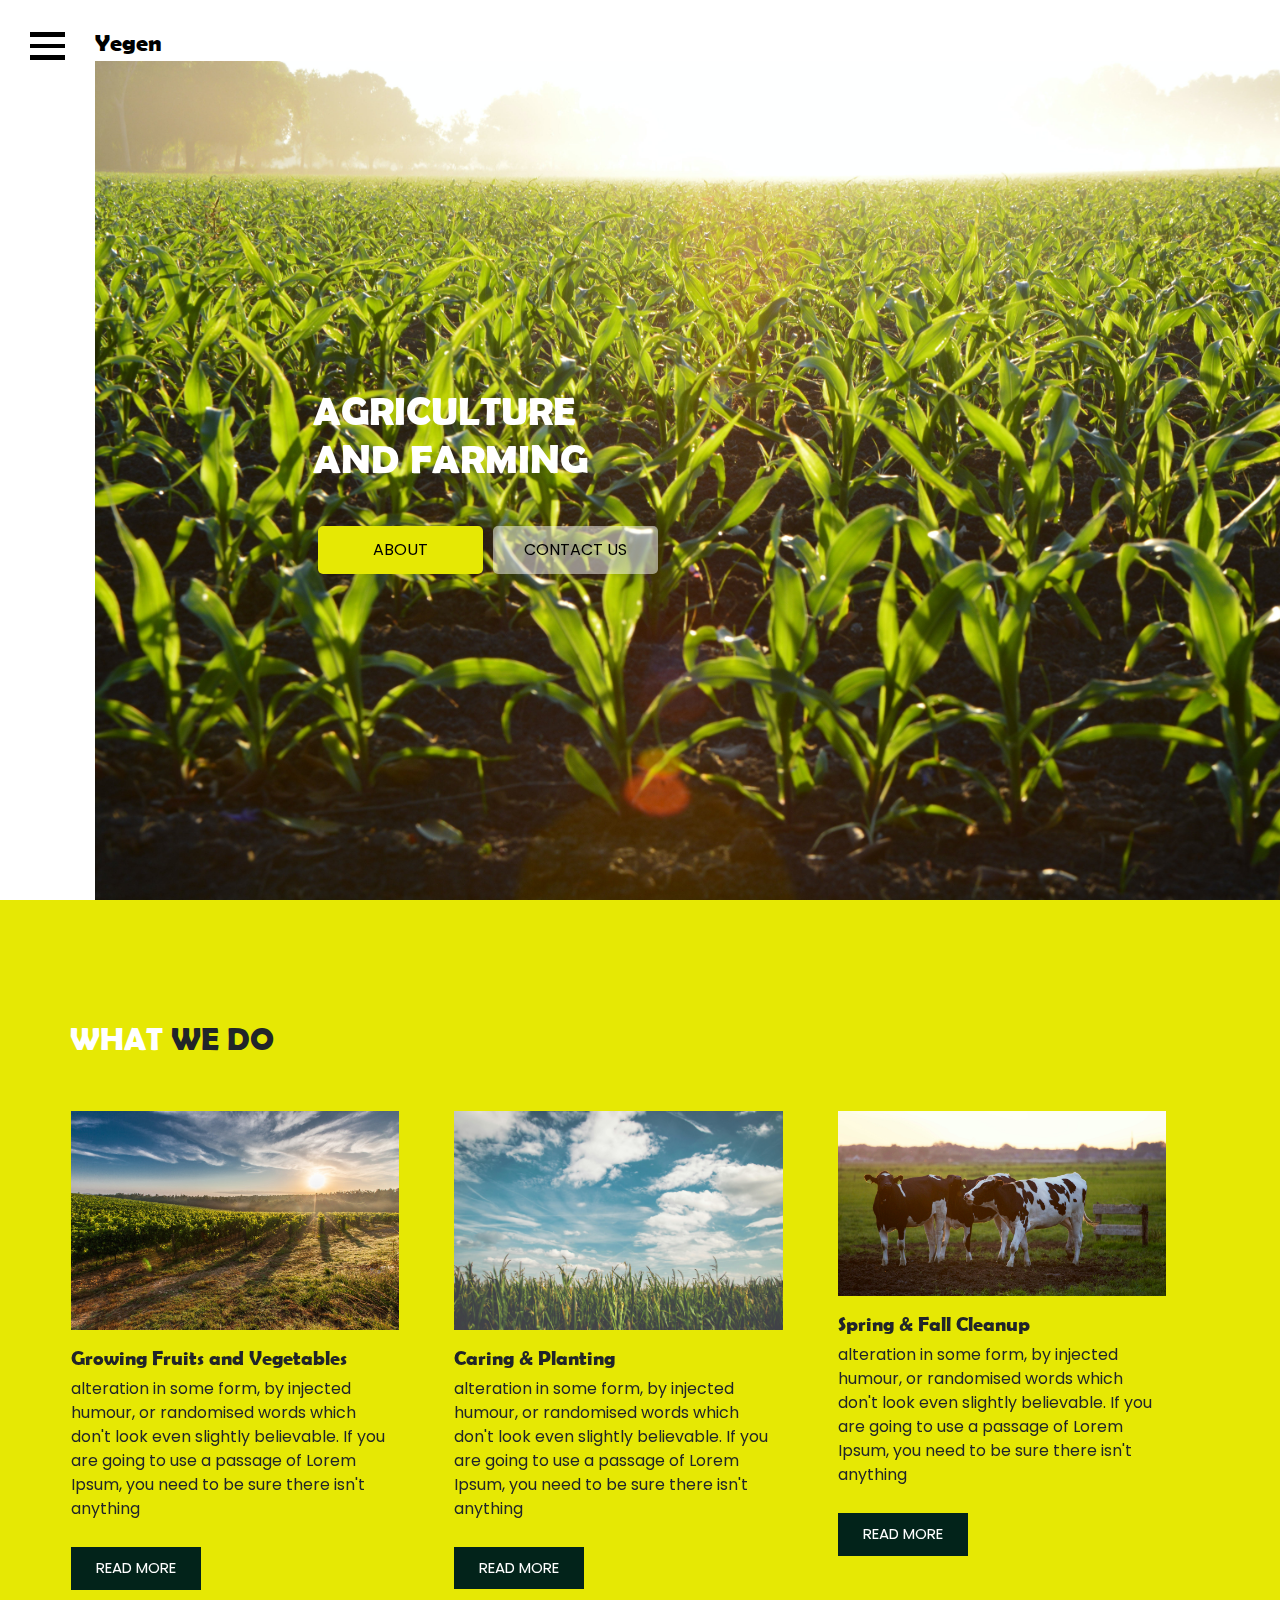
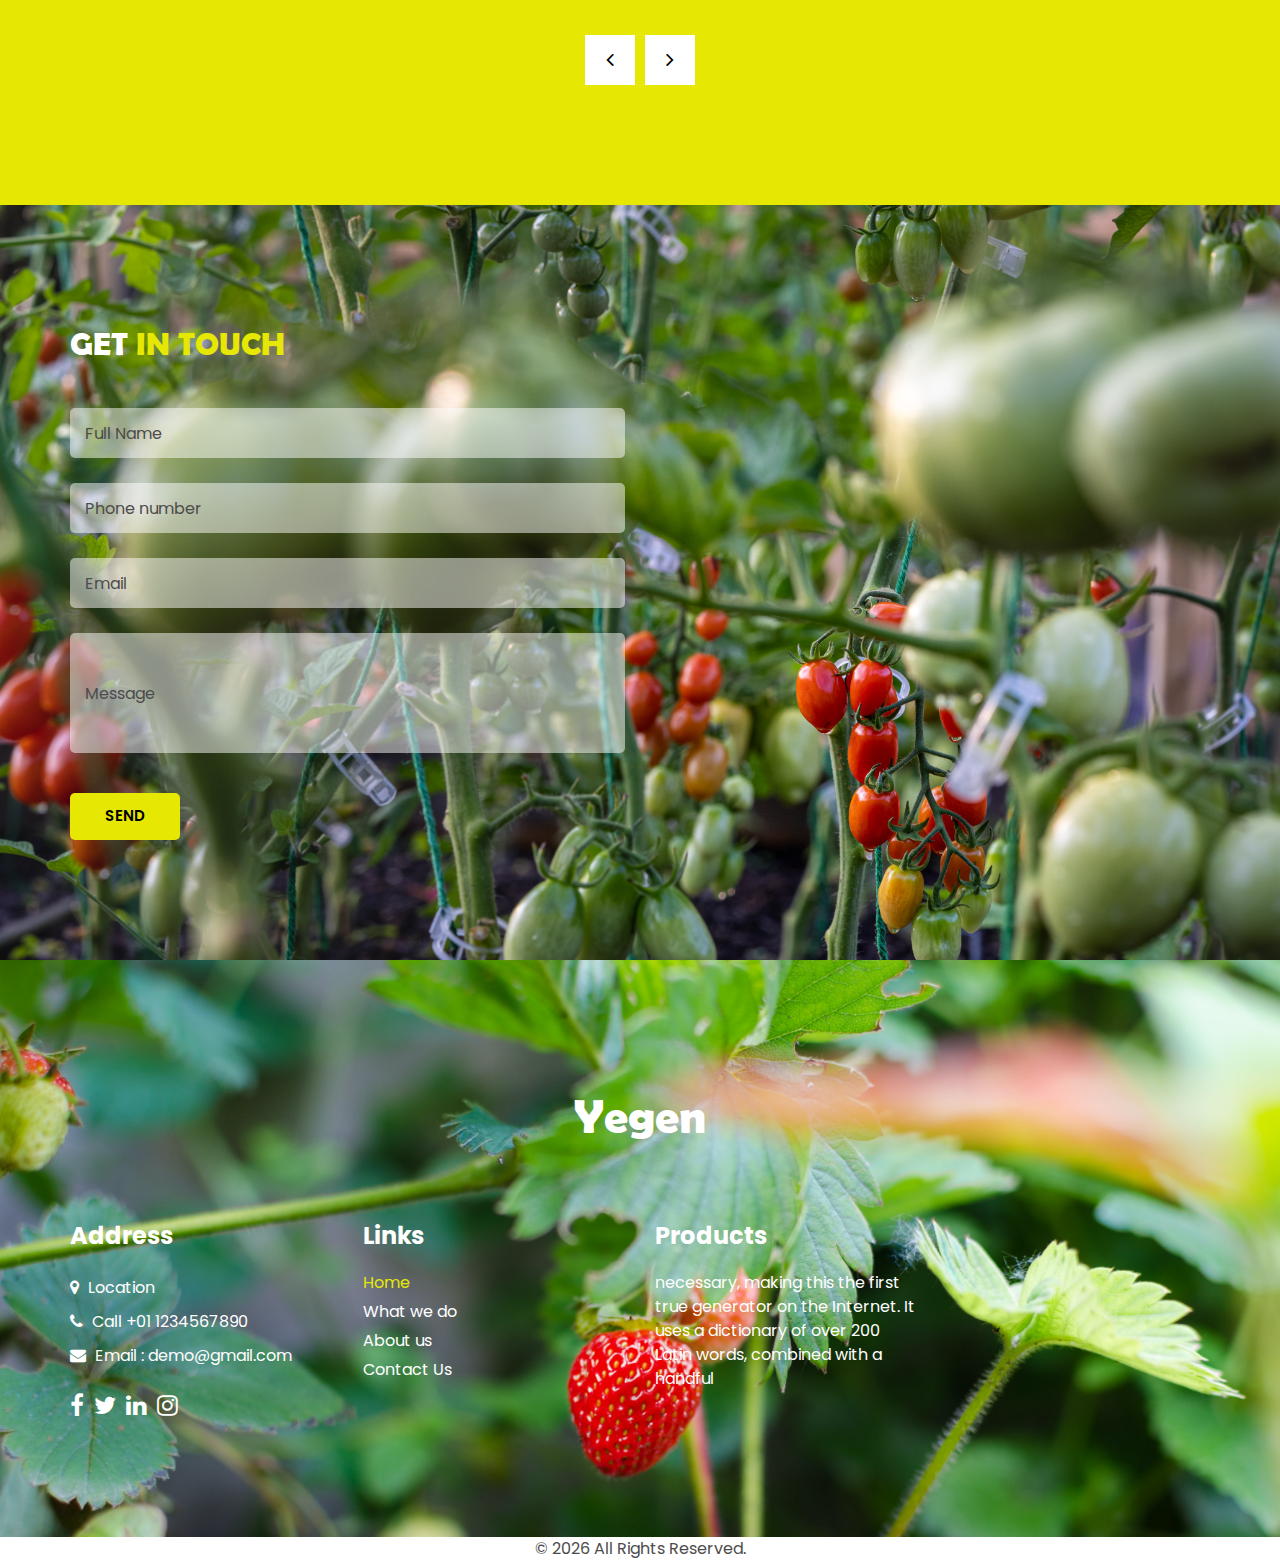
<file: index.html>
<!DOCTYPE html>
<html>

<head>
  <!-- Basic -->
  <meta charset="utf-8" />
  <meta http-equiv="X-UA-Compatible" content="IE=edge" />
  <!-- Mobile Metas -->
  <meta name="viewport" content="width=device-width, initial-scale=1, shrink-to-fit=no" />
  <!-- Site Metas -->
  <meta name="keywords" content="" />
  <meta name="description" content="" />
  <meta name="author" content="" />

  <title>Yegen</title>

  <!-- slider stylesheet -->
  <link rel="stylesheet" type="text/css" href="https://cdnjs.cloudflare.com/ajax/libs/OwlCarousel2/2.3.4/assets/owl.carousel.min.css" />

  <!-- bootstrap core css -->
  <link rel="stylesheet" type="text/css" href="css/bootstrap.css" />
  <!-- fonts awesome style -->
  <link href="css/font-awesome.min.css" rel="stylesheet" />
  <!-- fonts style -->
  <link href="https://fonts.googleapis.com/css?family=Open+Sans:400,,600,700|Poppins:400,500,700&display=swap" rel="stylesheet" />

  <!-- Custom styles for this template -->
  <link href="css/style.css" rel="stylesheet" />
  <!-- responsive style -->
  <link href="css/responsive.css" rel="stylesheet" />
</head>

<body>
  <div class="hero_area">
    <!-- header section strats -->
    <header class="header_section">
      <nav class="navbar navbar-expand-lg custom_nav-container">
        <div class="custom_menu-btn">
          <button onclick="openNav()">
            <span class="s-1"> </span>
            <span class="s-2"> </span>
            <span class="s-3"> </span>
          </button>
        </div>
        <div id="myNav" class="overlay">
          <div class="menu_btn-style ">
            <button onclick="closeNav()">
              <span class="s-1"> </span>
              <span class="s-2"> </span>
              <span class="s-3"> </span>
            </button>
          </div>
          <div class="overlay-content">
            <a class="active" href="index.html">
              Home
            </a>
            <a class="" href="service.html">
              What we do
            </a>
            <a class="" href="about us.html">
              About us
            </a>
            <!-- <a class="" href="testimonial.html">
              Testimonial
            </a> -->
            <!-- <a class="" href="blog.html">
              Blog
            </a> -->
            <a class="" href="contact.html">
              Contact Us
            </a>
          </div>
        </div>
        <a class="navbar-brand" href="index.html">
          <span>
            Yegen
          </span>
        </a>
        <div class="user_option">
          <!-- <form class="form-inline">
            <button class="btn  nav_search-btn" type="submit">
              <i class="fa fa-search" aria-hidden="true"></i>
            </button>
          </form> -->
          <!-- <a href="">
            <i class="fa fa-user" aria-hidden="true"></i>
          </a> -->
        </div>
      </nav>
    </header>
    <!-- end header section -->
    <!-- slider section -->
    <section class="slider_section position-relative">
      <a class="navbar-brand" href="index.html">
        <span>
          Yegen
        </span>
      </a>
      <div class="box">
        <div id="customCarousel1" class="carousel slide" data-ride="carousel">
          <div class="carousel-inner">
            <div class="carousel-item active">
              <div class="row">
                <div class="col-lg-10 ml-auto">
                  <div class="detail-box">
                    <h1>
                      Agriculture <br />
                      And Farming
                    </h1>
                    <div class="btn-box">
                      <a href="about us.html" class="btn-1">
                        About
                      </a>
                      <a href="contact.html" class="btn-2">
                        Contact us
                      </a>
                    </div>
                  </div>
                </div>
              </div>
            </div>
            <!-- <div class="carousel-item">
              <div class="row">
                <div class="col-lg-10 ml-auto">
                  <div class="detail-box">
                    <h1>
                      Organic products <br />
                      From the farm
                    </h1>
                    <div class="btn-box">
                      <a href="" class="btn-1">
                        About
                      </a>
                      <a href="" class="btn-2">
                        Contact us
                      </a>
                    </div>
                  </div>
                </div>
              </div>
            </div> -->
            <!-- <div class="carousel-item">
              <div class="row">
                <div class="col-lg-10 ml-auto">
                  <div class="detail-box">
                    <h1>
                      Agriculture <br />
                      And Farming
                    </h1>
                    <div class="btn-box">
                      <a href="" class="btn-1">
                        About
                      </a>
                      <a href="" class="btn-2">
                        Contact us
                      </a>
                    </div>
                  </div>
                </div>
              </div>
            </div> -->
          </div>
          <!-- <div class="carousel_btn-box">
            <a class="carousel-control-prev" href="#customCarousel1" role="button" data-slide="prev">
              <i class="fa fa-angle-left" aria-hidden="true"></i>
              <span class="sr-only">Previous</span>
            </a>
            <a class="carousel-control-next" href="#customCarousel1" role="button" data-slide="next">
              <i class="fa fa-angle-right" aria-hidden="true"></i>
              <span class="sr-only">Next</span>
            </a>
          </div> -->
        </div>
      </div>
    </section>
    <!-- end slider section -->
  </div>

  <!-- we do section -->

  <section class="wedo_section layout_padding section_pr">
    <div class="container">
      <div class="heading_container">
        <h2><span>What</span> We do</h2>
      </div>
      <div class="carousel-wrap ">
        <div class="owl-carousel wedo_owl_carousel">
          <div class="item">
            <div class="box">
              <div class="img-box">
                <img src="images/pexels-pixabay-51947.jpg" alt="" />
              </div>
              <div class="detail-box">
                <h5>
                  Growing Fruits and Vegetables
                </h5>
                <p>
                  alteration in some form, by injected humour, or randomised words which don't look even slightly believable. If you are going to use a passage of Lorem Ipsum, you need to be sure there isn't anything
                </p>
                <a href="">
                  Read More
                </a>
              </div>
            </div>
          </div>
          <div class="item">
            <div class="box ">
              <div class="img-box">
                <img src="images/pexels-pixabay-158827.jpg" alt="" />
              </div>
              <div class="detail-box">
                <h5>
                  Caring & Planting
                </h5>
                <p>
                  alteration in some form, by injected humour, or randomised words which don't look even slightly believable. If you are going to use a passage of Lorem Ipsum, you need to be sure there isn't anything
                </p>
                <a href="">
                  Read More
                </a>
              </div>
            </div>
          </div>
          <div class="item">
            <div class="box ">
              <div class="img-box">
                <img src="images/pexels-matthias-zomer-422218.jpg" alt="" />
              </div>
              <div class="detail-box">
                <h5>
                  Spring & Fall Cleanup
                </h5>
                <p>
                  alteration in some form, by injected humour, or randomised words which don't look even slightly believable. If you are going to use a passage of Lorem Ipsum, you need to be sure there isn't anything
                </p>
                <a href="">
                  Read More
                </a>
              </div>
            </div>
          </div>
        </div>
      </div>
    </div>
  </section>

  <!-- end we do section -->

  <!-- choose section -->

  <!-- <section class="choose_section layout_padding section_pl ">
    <div class="container py_mobile_45">
      <div class="heading_container heading_center">
        <h2>Why <span>choose us</span></h2>
      </div>
      <div class="row">
        <div class="col-md-4">
          <div class="box ">
            <div class="box_content">
              <div class="img-box">
                <svg height="512" viewBox="0 0 64 64" width="512" xmlns="http://www.w3.org/2000/svg">
                  <g id="Agronomy">
                    <path d="m34.27 38.65a4.334 4.334 0 0 1 -1.27-.51v1.7a10.317 10.317 0 0 1 1.27-1.19z" />
                    <path d="m31 30.51v-1.7a4.334 4.334 0 0 1 -1.27.51 9.605 9.605 0 0 1 1.27 1.19z" />
                    <path d="m33 30.51a9.605 9.605 0 0 1 1.27-1.19 4.334 4.334 0 0 1 -1.27-.51z" />
                    <path d="m31 38.14a4.334 4.334 0 0 1 -1.27.51 10.317 10.317 0 0 1 1.27 1.19z" />
                    <path d="m35 15.83c0-1.92-1.83-3.81-3-4.75-1 .81-3 2.69-3 4.75 0 2.71 1.37 5 3 5s3-2.29 3-5z" />
                    <path d="m28.14 21.27c-1.69-1.18-4.37-.62-5.61-.27.09 1.29.48 4 2.17 5.18a6.717 6.717 0 0 0 3.59 1.3 2.616 2.616 0 0 0 2.22-.89 2.575 2.575 0 0 0 .07-2.38 6.694 6.694 0 0 0 -2.44-2.94z" />
                    <path d="m35.86 21.27a6.694 6.694 0 0 0 -2.44 2.94 2.575 2.575 0 0 0 .07 2.38 2.616 2.616 0 0 0 2.22.89 6.717 6.717 0 0 0 3.59-1.3c1.58-1.1 2.07-3.68 2.18-5.18-1.24-.35-3.93-.91-5.62.27z" />
                    <path d="m24.7 35.52a6.784 6.784 0 0 0 3.59 1.29 2.615 2.615 0 0 0 2.22-.88 2.6 2.6 0 0 0 .07-2.39 6.694 6.694 0 0 0 -2.44-2.94c-1.69-1.18-4.37-.62-5.61-.26.09 1.28.48 3.99 2.17 5.18z" />
                    <path d="m33.49 35.93a2.615 2.615 0 0 0 2.22.88 6.784 6.784 0 0 0 3.59-1.29c1.69-1.19 2.08-3.9 2.17-5.18-1.24-.36-3.92-.92-5.61.26a6.694 6.694 0 0 0 -2.44 2.94 2.6 2.6 0 0 0 .07 2.39z" />
                    <path d="m24.7 44.85a6.619 6.619 0 0 0 3.59 1.29 2.587 2.587 0 0 0 2.22-.88 2.6 2.6 0 0 0 .07-2.39 6.749 6.749 0 0 0 -2.44-2.94c-1.58-1.1-4.17-.68-5.61-.27.09 1.29.48 4.01 2.17 5.19z" />
                    <path d="m35.71 46.14a6.619 6.619 0 0 0 3.59-1.29c1.58-1.11 2.07-3.68 2.18-5.18-1.24-.35-3.93-.92-5.62.26a6.749 6.749 0 0 0 -2.44 2.94 2.173 2.173 0 0 0 2.29 3.27z" />
                    <path d="m6 32a26.025 26.025 0 0 1 25.191-25.979 3 3 0 0 0 2.809 1.979.984.984 0 0 0 .242-.03l8-2a1 1 0 0 0 0-1.94l-8-2a.984.984 0 0 0 -.242-.03 2.994 2.994 0 0 0 -2.822 2.021 27.993 27.993 0 0 0 -16.778 49.756l1.258-1.554a25.912 25.912 0 0 1 -9.658-20.223z" />
                    <path d="m19.481 54.792c-.653-.359-1.3-.753-1.924-1.171a1 1 0 1 0 -1.114 1.662c.673.45 1.371.875 2.076 1.262a.989.989 0 0 0 .48.123 1 1 0 0 0 .482-1.876z" />
                    <path d="m49.631 10.244-1.262 1.556a26 26 0 0 1 -15.56 46.183 3 3 0 0 0 -2.809-1.983.984.984 0 0 0 -.242.03l-8 2a1 1 0 0 0 0 1.94l8 2a.984.984 0 0 0 .242.03 2.994 2.994 0 0 0 2.822-2.021 28 28 0 0 0 16.809-49.735z" />
                    <path d="m44.519 9.208c.653.359 1.3.753 1.924 1.171a1 1 0 0 0 1.114-1.662c-.673-.45-1.371-.875-2.076-1.262a1 1 0 0 0 -.962 1.753z" />
                    <path d="m31 47h2v7h-2z" />
                  </g>
                </svg>
              </div>
              <div class="detail-box">
                <h5>
                  Excellent Service
                </h5>
                <p>
                  Necessary, making this the first true generator on the Internet. It uses a dictionary of over 200 Latin words, combined with a handful
                </p>
              </div>
            </div>
            <div class="btn-box">
              <a href="">
                Read More
              </a>
            </div>
          </div>
        </div>
        <div class="col-md-4">
          <div class="box ">
            <div class="box_content">
              <div class="img-box">
                <svg id="Layer_3" enable-background="new 0 0 64 64" height="512" viewBox="0 0 64 64" width="512" xmlns="http://www.w3.org/2000/svg">
                  <path d="m60.351 61-2.699-2.159c-2.021-1.617-4.273-2.901-6.652-3.864v-2.057c3.387-.488 6-3.401 6-6.92v-10c0-.553-.448-1-1-1-1.958 0-3.728.81-5 2.111v-4.19c3.387-.488 6-3.401 6-6.92v-6c0-.552-.448-1-1-1-1.958 0-3.728.81-5 2.11v-4.19c3.387-.488 6-3.401 6-6.92v-2.001c0-.552-.448-1-1-1-2.548 0-4.775 1.373-6 3.413-1.225-2.04-3.452-3.413-6-3.413-.552 0-1 .448-1 1v2c0 3.519 2.613 6.432 6 6.92v4.19c-1.272-1.3-3.042-2.11-5-2.11-.552 0-1 .448-1 1v6c0 3.519 2.613 6.432 6 6.92v4.19c-1.272-1.3-3.042-2.11-5-2.11-.552 0-1 .447-1 1v10c0 3.519 2.613 6.432 6 6.92v1.338c-2.578-.813-5.274-1.258-8-1.258-1.5 0-3.008.135-4.49.388-1.157-.2-2.331-.301-3.51-.346v-6.122c3.387-.488 6-3.401 6-6.92v-10c0-.552-.448-1-1-1-1.958 0-3.728.81-5 2.11v-4.19c3.387-.488 6-3.401 6-6.92v-6c0-.552-.448-1-1-1-1.958 0-3.728.81-5 2.11v-4.19c3.387-.488 6-3.401 6-6.92v-2c0-.552-.448-1-1-1-2.548 0-4.775 1.373-6 3.413-1.225-2.04-3.452-3.413-6-3.413-.552 0-1 .448-1 1v2c0 3.519 2.613 6.432 6 6.92v4.19c-1.272-1.3-3.042-2.11-5-2.11-.552 0-1 .448-1 1v6c0 3.519 2.613 6.432 6 6.92v4.19c-1.272-1.3-3.042-2.11-5-2.11-.552 0-1 .448-1 1v10c0 3.519 2.613 6.432 6 6.92v6.123c-1.179.045-2.353.146-3.51.346-1.482-.254-2.99-.389-4.49-.389-2.726 0-5.422.445-8 1.258v-1.338c3.387-.488 6-3.401 6-6.92v-10c0-.553-.448-1-1-1-1.958 0-3.728.81-5 2.111v-4.19c3.387-.488 6-3.401 6-6.92v-6c0-.552-.448-1-1-1-1.958 0-3.728.81-5 2.11v-4.19c3.387-.488 6-3.401 6-6.92v-2.001c0-.552-.448-1-1-1-2.548 0-4.775 1.373-6 3.413-1.225-2.04-3.452-3.413-6-3.413-.552 0-1 .448-1 1v2c0 3.519 2.613 6.432 6 6.92v4.19c-1.272-1.3-3.042-2.11-5-2.11-.552 0-1 .448-1 1v6c0 3.519 2.613 6.432 6 6.92v4.19c-1.272-1.3-3.042-2.11-5-2.11-.552 0-1 .447-1 1v10c0 3.519 2.613 6.432 6 6.92v2.057c-2.379.963-4.631 2.247-6.652 3.864l-2.699 2.159h-2.649v2h62v-2zm-5.351-23.899v8.899c0 2.415-1.721 4.435-4 4.899v-8.899c0-2.415 1.721-4.435 4-4.899zm0-16v4.899c0 2.415-1.721 4.435-4 4.899v-4.899c0-2.415 1.721-4.435 4-4.899zm0-12v.899c0 2.415-1.721 4.435-4 4.899v-.899c0-2.415 1.721-4.435 4-4.899zm-10 .899v-.899c2.279.464 4 2.485 4 4.899v.899c-2.279-.464-4-2.484-4-4.899zm0 16v-4.899c2.279.464 4 2.485 4 4.899v4.899c-2.279-.464-4-2.484-4-4.899zm0 20v-8.899c2.279.465 4 2.484 4 4.899v8.899c-2.279-.464-4-2.484-4-4.899zm-26-8.899v8.899c0 2.415-1.721 4.435-4 4.899v-8.899c0-2.415 1.721-4.435 4-4.899zm0-16v4.899c0 2.415-1.721 4.435-4 4.899v-4.899c0-2.415 1.721-4.435 4-4.899zm0-12v.899c0 2.415-1.721 4.435-4 4.899v-.899c0-2.415 1.721-4.435 4-4.899zm-10 .899v-.899c2.279.464 4 2.485 4 4.899v.899c-2.279-.464-4-2.484-4-4.899zm0 16v-4.899c2.279.464 4 2.485 4 4.899v4.899c-2.279-.464-4-2.484-4-4.899zm0 20v-8.899c2.279.465 4 2.484 4 4.899v8.899c-2.279-.464-4-2.484-4-4.899zm47.403 14.403.746.597h-5.798l-2.699-2.159c-1.97-1.576-4.159-2.836-6.471-3.792 5.144.264 10.181 2.121 14.222 5.354zm-24.403-5.403c5.578 0 11.048 1.919 15.403 5.403l.746.597h-32.298l.746-.597c4.355-3.484 9.825-5.403 15.403-5.403zm5-23.899v8.899c0 2.415-1.721 4.435-4 4.899v-8.899c0-2.415 1.721-4.435 4-4.899zm0-16v4.899c0 2.415-1.721 4.435-4 4.899v-4.899c0-2.415 1.721-4.435 4-4.899zm0-12v.899c0 2.415-1.721 4.435-4 4.899v-.899c0-2.415 1.721-4.435 4-4.899zm-10 .899v-.899c2.279.464 4 2.484 4 4.899v.899c-2.279-.464-4-2.484-4-4.899zm0 16v-4.899c2.279.464 4 2.485 4 4.899v4.899c-2.279-.464-4-2.484-4-4.899zm0 20v-8.899c2.279.464 4 2.484 4 4.899v8.899c-2.279-.464-4-2.484-4-4.899zm-19.403 20.403c4.041-3.233 9.078-5.09 14.222-5.354-2.312.955-4.501 2.215-6.471 3.791l-2.699 2.16h-5.798z" />
                </svg>
              </div>
              <div class="detail-box">
                <h5>
                  Clean Working
                </h5>
                <p>
                  Necessary, making this the first true generator on the Internet. It uses a dictionary of over 200 Latin words, combined with a handful
                </p>
              </div>
            </div>
            <div class="btn-box">
              <a href="">
                Read More
              </a>
            </div>
          </div>
        </div>
        <div class="col-md-4">
          <div class="box ">
            <div class="box_content">
              <div class="img-box">
                <svg version="1.1" id="Capa_1" xmlns="http://www.w3.org/2000/svg" xmlns:xlink="http://www.w3.org/1999/xlink" x="0px" y="0px" viewBox="0 0 512 512" style="enable-background:new 0 0 512 512;" xml:space="preserve">
                  <g>
                    <g>
                      <path d="M508.88,219.58c-0.416-2.278-1.609-4.342-3.378-5.838c-16.56-14.009-19.356-29.456-21.603-41.867l-0.294-1.617
                   c-0.776-4.236-4.178-7.5-8.442-8.1c-1.472-0.207-3.03-0.313-4.631-0.313c-9.517,0-22.925,4.01-31.426,12.967
                   c-1.45,1.529-2.381,3.477-2.659,5.566c-0.715,5.374-1.083,10.292-1.407,14.631c-1.225,16.351-2.308,18.085-7.289,19.661
                   c-3.122,0.988-5.562,3.441-6.533,6.567c-4.691,15.102-10.916,29.554-18.45,43.189c-3.721-7.104-7.833-13.494-11.66-19.44
                   c-9.36-14.542-16.754-26.03-14.228-40.267c8.186-46.144,4.031-80.904-12.353-103.316c-9.124-12.481-22.122-20.99-37.918-24.965
                   c3.144-24.532,20.192-35.654,29.629-38.183c5.335-1.429,8.501-6.913,7.071-12.248c-1.43-5.334-6.914-8.503-12.247-7.071
                   c-19.485,5.221-40.298,24.388-44.273,55.002c-15.96-0.045-30.455,4.829-42.383,14.359c-21.796,17.415-34.965,49.777-39.142,96.185
                   c-1.257,13.965-10.291,22.113-22.796,33.388c-10.207,9.204-21.577,19.48-30.685,35.015c-11.345-4.62-23.515-7.617-36.223-8.702
                   c3.602-23.552,20.167-34.306,29.421-36.785c5.335-1.429,8.501-6.913,7.071-12.247c-1.43-5.335-6.914-8.503-12.247-7.071
                   c-5.025,1.346-10.136,3.631-15.027,6.789c-2.275-11.229-7.779-21.761-16.113-30.094c-11.166-11.166-26.013-17.315-41.805-17.315
                   c-5.169,0-10.317,0.675-15.302,2.005c-3.457,0.923-6.158,3.624-7.081,7.081c-5.433,20.346,0.433,42.228,15.309,57.107
                   c10.351,10.351,23.87,16.381,38.37,17.208c-1.264,4.138-2.204,8.542-2.75,13.212C50.957,248.915,0,302.899,0,368.563
                   c0,68.839,56.005,124.844,124.843,124.844c25.584,0,49.954-7.604,70.817-22.028c3.286,1.442,6.583,2.83,9.895,4.136
                   c30.096,11.871,60.512,17.891,90.401,17.891c48.076,0,92.696-15.708,129.036-45.427c37.983-31.063,65.977-77.026,80.953-132.92
                   C510.832,296.829,515.143,253.875,508.88,219.58z M215.863,232.724c13.451-12.13,27.36-24.673,29.321-46.448
                   c3.669-40.765,14.336-68.473,31.707-82.352c10.312-8.239,23.058-11.416,37.888-9.434c14.646,1.955,25.952,8.252,33.603,18.718
                   c13.04,17.838,16.003,47.452,8.805,88.018c-3.897,21.961,6.779,38.546,17.103,54.586c5.786,8.989,11.742,18.258,15.792,29.046
                   c-33.703,48.67-84.844,84.163-141.117,97.16c0.48-4.462,0.724-8.957,0.724-13.455c0-45.109-24.051-84.706-60.001-106.647
                   C197.17,249.602,206.644,241.038,215.863,232.724z M93.926,199.51c-8.401-8.402-12.459-20.183-11.233-31.831
                   c1.382-0.146,2.771-0.221,4.165-0.221c10.449,0,20.274,4.069,27.662,11.457c8.402,8.402,12.461,20.184,11.234,31.831
                   c-1.381,0.146-2.771,0.22-4.162,0.22h-0.002C111.138,210.967,101.314,206.898,93.926,199.51z M124.843,473.407
                   c-57.811,0-104.843-47.032-104.843-104.844s47.032-104.844,104.843-104.844c57.812,0,104.845,47.032,104.845,104.844
                   c0,5.764-0.471,11.518-1.402,17.179c-6.433,0.83-12.91,1.357-19.417,1.579c1.37-6.133,2.086-12.4,2.086-18.758
                   c0-11.262-2.167-22.256-6.44-32.675c-2.095-5.108-7.934-7.554-13.047-5.457c-5.109,2.096-7.553,7.937-5.457,13.047
                   c3.281,7.999,4.944,16.438,4.944,25.085c0,6.288-0.891,12.465-2.633,18.446c-14.312-0.921-28.645-3.286-42.767-7.07
                   c-2.876-0.771-5.948-0.219-8.377,1.505c-8.888,6.31-17.846,14.247-23.158,29.465c-1.369,3.922-0.171,8.282,3.01,10.954
                   c18.37,15.431,37.563,28.512,57.333,39.131C159.23,469.145,142.38,473.407,124.843,473.407z M486.627,309.884
                   c-27.437,102.393-98.715,163.523-190.67,163.523c-53.682,0-110.347-22.009-160.292-62.119c2.647-4.752,5.92-8.023,9.437-10.815
                   c18.778,4.633,37.874,6.979,56.837,6.979c53.669,0,105.418-18.289,149.652-52.89c22.489-17.591,41.98-38.788,57.593-62.292
                   c0.186-0.252,0.361-0.512,0.522-0.78c12.325-18.699,22.197-38.846,29.159-59.796c14.015-7.052,15.084-21.336,16.121-35.192
                   c0.237-3.167,0.48-6.415,0.851-9.842c2.66-1.926,6.185-3.451,9.719-4.235c2.665,12.715,7.847,29.036,24.222,44.107
                   C494.411,255.994,491.047,293.387,486.627,309.884z" />
                    </g>
                  </g>
                  <g>
                    <g>
                      <path d="M322.502,115.069c-5.09-2.132-10.953,0.263-13.089,5.356s0.261,10.953,5.355,13.089
                   c7.275,3.05,11.292,25.001,4.894,61.054c-0.965,5.438,2.661,10.629,8.1,11.594c0.591,0.105,1.179,0.156,1.759,0.156
                   c4.757,0,8.975-3.408,9.835-8.254C345.078,165.824,346.798,125.255,322.502,115.069z" />
                    </g>
                  </g>
                  <g>
                    <g>
                      <path d="M388.602,401.291c-3.313-4.419-9.592-5.306-14.01-1.991c-0.004,0.002-0.047,0.034-0.05,0.036
                   c-4.454,3.261-5.403,9.501-2.146,13.957c1.955,2.674,4.997,4.089,8.08,4.089c2.054,0,4.127-0.628,5.909-1.93l0.229-0.169
                   C391.032,411.969,391.916,405.71,388.602,401.291z" />
                    </g>
                  </g>
                  <g>
                    <g>
                      <path d="M365.653,417.462c-2.517-4.916-8.541-6.863-13.458-4.348c-34.227,17.508-63.104,16.815-63.53,16.796
                   c-5.497-0.191-10.141,4.093-10.357,9.603c-0.216,5.518,4.082,10.167,9.601,10.383c0.153,0.006,0.691,0.024,1.584,0.024
                   c7.147,0,36.934-1.161,71.81-19.002C366.22,428.405,368.167,422.379,365.653,417.462z" />
                    </g>
                  </g>
                  <g>
                    <g>
                      <path d="M186.042,307.983l-0.329-0.33c-3.915-3.893-10.246-3.878-14.142,0.038c-3.895,3.916-3.878,10.248,0.038,14.143
                   l0.215,0.215c1.956,1.978,4.532,2.967,7.109,2.967c2.541,0,5.084-0.963,7.033-2.891
                   C189.892,318.242,189.926,311.909,186.042,307.983z" />
                    </g>
                  </g>
                  <g></g>
                  <g></g>
                  <g></g>
                  <g></g>
                  <g></g>
                  <g></g>
                  <g></g>
                  <g></g>
                  <g></g>
                  <g></g>
                  <g></g>
                  <g></g>
                  <g></g>
                  <g></g>
                  <g></g>
                </svg>
              </div>
              <div class="detail-box">
                <h5>
                  Expert Farmer
                </h5>
                <p>
                  Necessary, making this the first true generator on the Internet. It uses a dictionary of over 200 Latin words, combined with a handful
                </p>
              </div>
            </div>
            <div class="btn-box">
              <a href="">
                Read More
              </a>
            </div>
          </div>
        </div>
      </div>
    </div>
  </section> -->

  <!-- end choose section -->

  <!-- blog section -->

  <!-- <section class="blog_section layout_padding section_pr">
    <div class="container">
      <div class="heading_container">
        <h2><span> Our </span>Blog</h2>
      </div>
      <div id="customCarousel2" class="carousel slide" data-ride="carousel">
        <div class="carousel-inner">
          <div class="carousel-item active">
            <div class="row">
              <div class="col-md-7">
                <div class="blog_content">
                  <div class="blog_social">
                    <a href="">
                      <i class="fa fa-heart" aria-hidden="true"></i>
                      <span>
                        Like
                      </span>
                    </a>
                    <a href="">
                      <i class="fa fa-comment" aria-hidden="true"></i>
                      <span>
                        Comment
                      </span>
                    </a>
                    <a href="">
                      <i class="fa fa-share-alt" aria-hidden="true"></i>
                      <span>
                        Share
                      </span>
                    </a>
                  </div>
                  <div class="img-box">
                    <img src="images/blog-img.jpg" alt="" />
                  </div>
                </div>
              </div>
              <div class="col-md-5">
                <div class="blog_detail">
                  <h2>
                    The Internet Tend To Repeat
                  </h2>
                  <p>
                    embarrassing hidden in the middle of text. All the Lorem Ipsum generators on the Internet tend to repeat predefined chunks as necessaryembarrassing hidden in the middle of text. All the Lorem Ipsum generators on the Internet tend to repeat predefined chunks as necessary
                  </p>
                  <a href="">
                    Read More
                  </a>
                </div>
              </div>
            </div>
          </div>
          <div class="carousel-item">
            <div class="row">
              <div class="col-md-7">
                <div class="blog_content">
                  <div class="blog_social">
                    <a href="">
                      <i class="fa fa-heart" aria-hidden="true"></i>
                      <span>
                        Like
                      </span>
                    </a>
                    <a href="">
                      <i class="fa fa-comment" aria-hidden="true"></i>
                      <span>
                        Comment
                      </span>
                    </a>
                    <a href="">
                      <i class="fa fa-share-alt" aria-hidden="true"></i>
                      <span>
                        Share
                      </span>
                    </a>
                  </div>
                  <div class="img-box">
                    <img src="images/blog-img.jpg" alt="" />
                  </div>
                </div>
              </div>
              <div class="col-md-5">
                <div class="blog_detail">
                  <h2>
                    The Internet Tend To Repeat
                  </h2>
                  <p>
                    embarrassing hidden in the middle of text. All the Lorem Ipsum generators on the Internet tend to repeat predefined chunks as necessaryembarrassing hidden in the middle of text. All the Lorem Ipsum generators on the Internet tend to repeat predefined chunks as necessary
                  </p>
                  <a href="">
                    Read More
                  </a>
                </div>
              </div>
            </div>
          </div>
          <div class="carousel-item">
            <div class="row">
              <div class="col-md-7">
                <div class="blog_content">
                  <div class="blog_social">
                    <a href="">
                      <i class="fa fa-heart" aria-hidden="true"></i>
                      <span>
                        Like
                      </span>
                    </a>
                    <a href="">
                      <i class="fa fa-comment" aria-hidden="true"></i>
                      <span>
                        Comment
                      </span>
                    </a>
                    <a href="">
                      <i class="fa fa-share-alt" aria-hidden="true"></i>
                      <span>
                        Share
                      </span>
                    </a>
                  </div>
                  <div class="img-box">
                    <img src="images/blog-img.jpg" alt="" />
                  </div>
                </div>
              </div>
              <div class="col-md-5">
                <div class="blog_detail">
                  <h2>
                    The Internet Tend To Repeat
                  </h2>
                  <p>
                    embarrassing hidden in the middle of text. All the Lorem Ipsum generators on the Internet tend to repeat predefined chunks as necessaryembarrassing hidden in the middle of text. All the Lorem Ipsum generators on the Internet tend to repeat predefined chunks as necessary
                  </p>
                  <a href="">
                    Read More
                  </a>
                </div>
              </div>
            </div>
          </div>
        </div>
        <div class="carousel_btn-box">
          <a class="carousel-control-prev" href="#customCarousel2" role="button" data-slide="prev">
            <i class="fa fa-angle-left" aria-hidden="true"></i>
            <span class="sr-only">Previous</span>
          </a>
          <a class="carousel-control-next" href="#customCarousel2" role="button" data-slide="next">
            <i class="fa fa-angle-right" aria-hidden="true"></i>
            <span class="sr-only">Next</span>
          </a>
        </div>
      </div>
    </div>
  </section> -->

  <!-- end blog section -->

  <!-- contact section -->

  <section class="contact_section layout_padding section_pl ">
    <div class="container py_mobile_45">
      <div class="heading_container">
        <h2>Get <span>In Touch</span></h2>
      </div>
      <div class="row">
        <div class="col-md-6">
          <div class="form_container">
            <form action="">
              <div>
                <input type="text" placeholder="Full Name " />
              </div>
              <div>
                <input type="text" placeholder="Phone number" />
              </div>
              <div>
                <input type="email" placeholder="Email" />
              </div>
              <div>
                <input type="text" class="message-box" placeholder="Message" />
              </div>
              <div class="d-flex ">
                <button>
                  SEND
                </button>
              </div>
            </form>
          </div>
        </div>
        <div class="col-md-6">
          <div class="map_container">
            <div class="map">
              <div id="googleMap"></div>
            </div>
          </div>
        </div>
      </div>
    </div>
  </section>

  <!-- end contact section -->

  <!-- client section -->

  <!-- <section class="client_section layout_padding section_pr">
    <div class="container">
      <div class="heading_container">
        <h2>
          Testimonial
        </h2>
      </div>
      <div class="carousel-wrap ">
        <div class="owl-carousel client_owl_carousel">
          <div class="item">
            <div class="box">
              <div class="img-box">
                <img src="images/client-img1.jpg" alt="" />
              </div>
              <div class="detail-box">
                <h5>
                  Steven White
                </h5>
                <h6>
                  Look even
                </h6>
                <p>
                  words which don't look even slightly believable. If you are going to use a passage of Lorem Ipsum, you need to be sure there isn't anything embarrassing hidden in the middle of text. All the Lorem Ipsumwords which don't look even slightly believable. If you are going to use a passage of Lorem Ipsum, you need to be sure there isn't anything embarrassing hidden in the middle of text. All the Lorem Ipsum
                </p>
              </div>
            </div>
          </div>
          <div class="item">
            <div class="box">
              <div class="img-box">
                <img src="images/client-img2.jpg" alt="" />
              </div>
              <div class="detail-box">
                <h5>
                  Hanna Jonas
                </h5>
                <h6>
                  Look even
                </h6>
                <p>
                  words which don't look even slightly believable. If you are going to use a passage of Lorem Ipsum, you need to be sure there isn't anything embarrassing hidden in the middle of text. All the Lorem Ipsumwords which don't look even slightly believable. If you are going to use a passage of Lorem Ipsum, you need to be sure there isn't anything embarrassing hidden in the middle of text. All the Lorem Ipsum
                </p>
              </div>
            </div>
          </div>
        </div>
      </div>
    </div>
  </section> -->

  <!-- end client section -->

  <!-- info section -->

  <section class="info_section layout_padding section_pl">
    <div class="container">
      <div class="info_logo">
        <a href="">
          Yegen
        </a>
      </div>
      <div class="row">
        <div class="col-md-3">
          <div class="info_contact">
            <h4>
              Address
            </h4>
            <div class="contact_link_box">
              <a href="">
                <i class="fa fa-map-marker" aria-hidden="true"></i>
                <span>
                  Location
                </span>
              </a>
              <a href="">
                <i class="fa fa-phone" aria-hidden="true"></i>
                <span>
                  Call +01 1234567890
                </span>
              </a>
              <a href="">
                <i class="fa fa-envelope" aria-hidden="true"></i>
                <span>
                  Email : demo@gmail.com
                </span>
              </a>
            </div>
          </div>
          <div class="info_social">
            <a href="">
              <i class="fa fa-facebook" aria-hidden="true"></i>
            </a>
            <a href="">
              <i class="fa fa-twitter" aria-hidden="true"></i>
            </a>
            <a href="">
              <i class="fa fa-linkedin" aria-hidden="true"></i>
            </a>
            <a href="">
              <i class="fa fa-instagram" aria-hidden="true"></i>
            </a>
          </div>
        </div>
        <div class="col-md-3">
          <div class="info_link_box">
            <h4>
              Links
            </h4>
            <div class="info_links">
              <a class="active" href="index.html">
                Home
              </a>
              <a class="" href="service.html">
                What we do
              </a>
              <a class="" href="about us.html">
                About us
              </a>
              <!-- <a class="" href="testimonial.html">
                Testimonial
              </a> -->
              <!-- <a class="" href="blog.html">
                Blog
              </a> -->
              <a class="" href="contact.html">
                Contact Us
              </a>
            </div>
          </div>
        </div>
        <div class="col-md-3">
          <div class="info_detail">
            <h4>
              Products
            </h4>
            <p>
              necessary, making this the first true generator on the Internet. It uses a dictionary of over 200 Latin words, combined with a handful
            </p>
          </div>
        </div>
        <!-- <div class="col-md-3">
          <h4>
            Subscribe
          </h4>
          <form action="">
            <input type="text" placeholder="Your Email" />
            <button type="submit">
              Subscribe
            </button>
          </form>
        </div> -->
      </div>
    </div>
  </section>

  <!-- end info section -->

  <!-- footer section -->
  <footer class="footer_section">
    <div class="container">
      <p>
        &copy; <span id="displayYear"></span> All Rights Reserved.
        <!-- <a href="https://html.design/">Free Html Templates</a> -->
      </p>
    </div>
  </footer>
  <!-- footer section -->

  <script src="js/jquery-3.4.1.min.js"></script>
  <script src="js/bootstrap.js"></script>
  <script src="https://cdnjs.cloudflare.com/ajax/libs/OwlCarousel2/2.3.4/owl.carousel.min.js"></script>
  <script src="js/custom.js"></script>
  <!-- Google Map -->
  <!-- <script src="https://maps.googleapis.com/maps/api/js?key=AIzaSyCh39n5U-4IoWpsVGUHWdqB6puEkhRLdmI&callback=myMap"></script> -->
  <!-- End Google Map -->

</body>

</html>
</file>
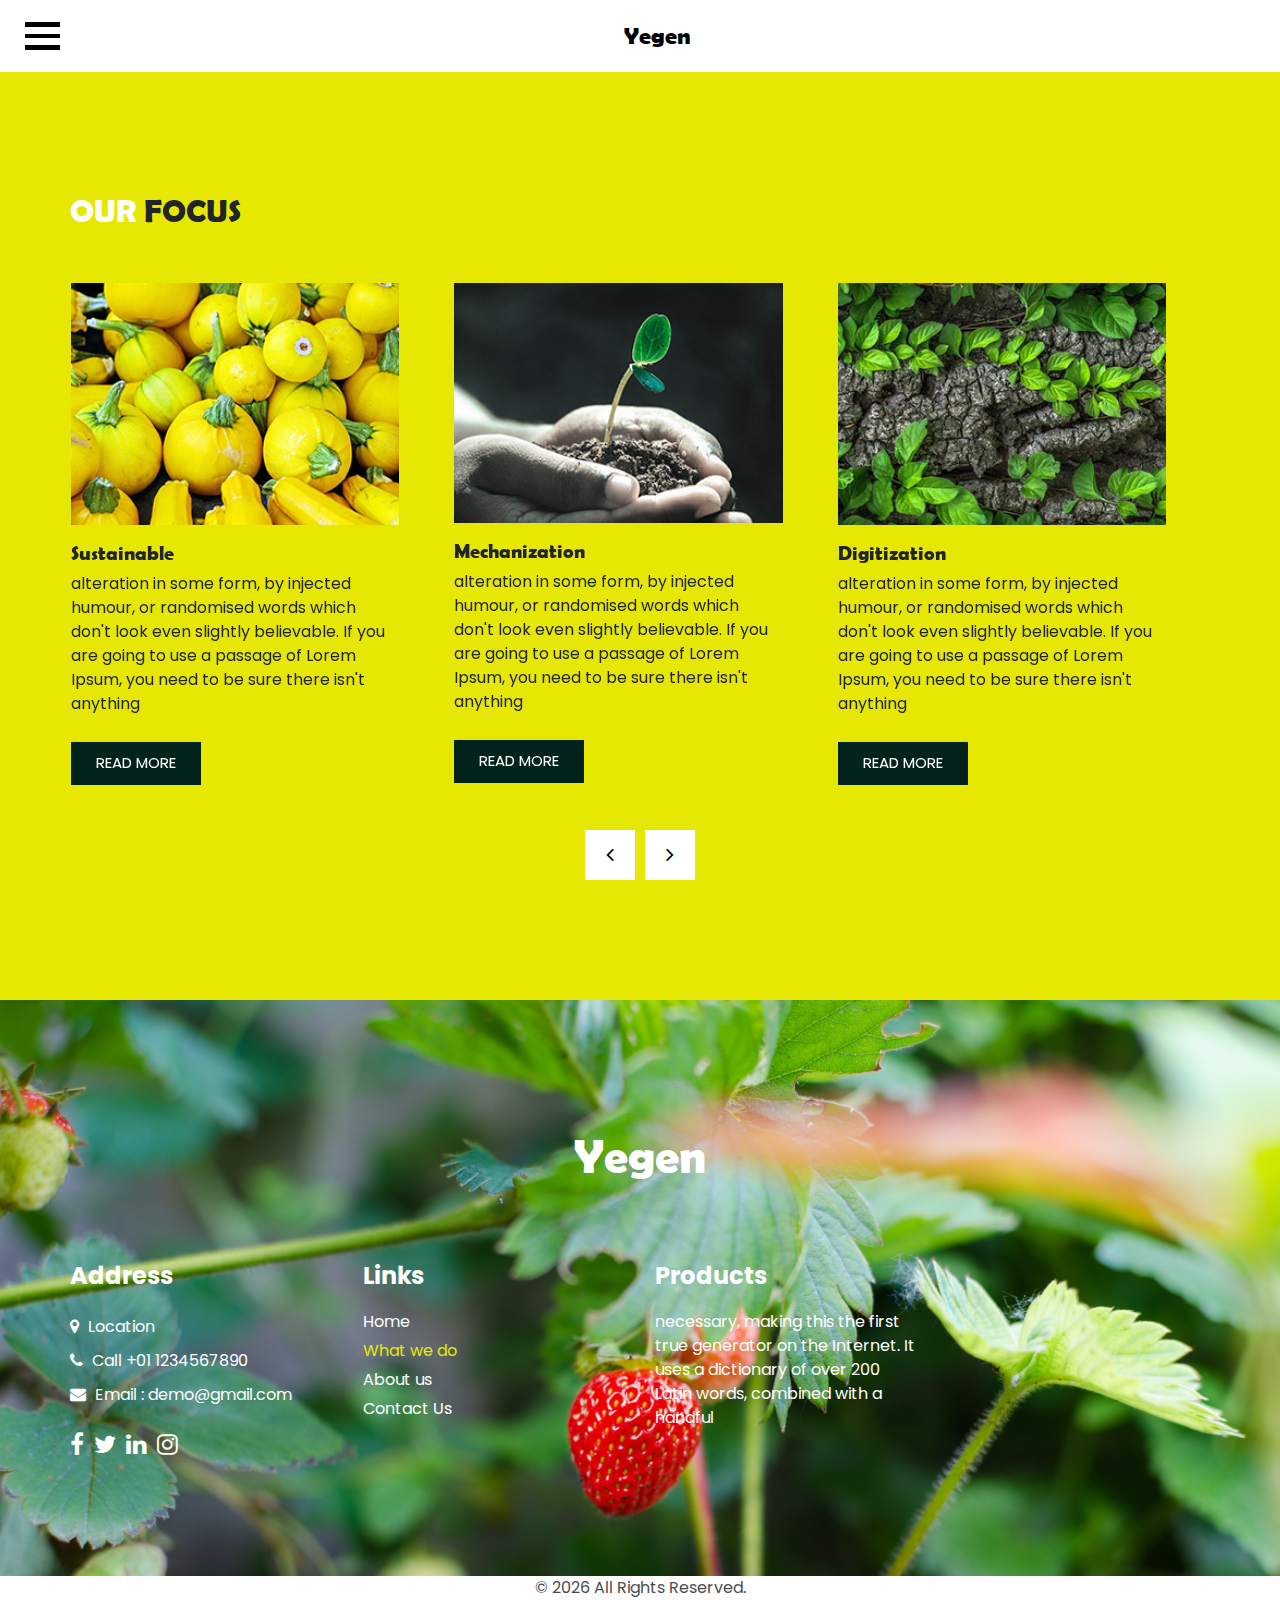
<file: about us.html>
<!DOCTYPE html>
<html>

<head>
  <!-- Basic -->
  <meta charset="utf-8" />
  <meta http-equiv="X-UA-Compatible" content="IE=edge" />
  <!-- Mobile Metas -->
  <meta name="viewport" content="width=device-width, initial-scale=1, shrink-to-fit=no" />
  <!-- Site Metas -->
  <meta name="keywords" content="" />
  <meta name="description" content="" />
  <meta name="author" content="" />

  <title>Yegen</title>

  <!-- slider stylesheet -->
  <link rel="stylesheet" type="text/css" href="https://cdnjs.cloudflare.com/ajax/libs/OwlCarousel2/2.3.4/assets/owl.carousel.min.css" />

  <!-- bootstrap core css -->
  <link rel="stylesheet" type="text/css" href="css/bootstrap.css" />
  <!-- fonts awesome style -->
  <link href="css/font-awesome.min.css" rel="stylesheet" />
  <!-- fonts style -->
  <link href="https://fonts.googleapis.com/css?family=Open+Sans:400,,600,700|Poppins:400,500,700&display=swap" rel="stylesheet" />

  <!-- Custom styles for this template -->
  <link href="css/style.css" rel="stylesheet" />
  <!-- responsive style -->
  <link href="css/responsive.css" rel="stylesheet" />
</head>

<body class="sub_page">
  <div class="hero_area">
    <!-- header section strats -->
    <header class="header_section">
      <nav class="navbar navbar-expand-lg custom_nav-container">
        <div class="custom_menu-btn">
          <button onclick="openNav()">
            <span class="s-1"> </span>
            <span class="s-2"> </span>
            <span class="s-3"> </span>
          </button>
        </div>
        <div id="myNav" class="overlay">
          <div class="menu_btn-style ">
            <button onclick="closeNav()">
              <span class="s-1"> </span>
              <span class="s-2"> </span>
              <span class="s-3"> </span>
            </button>
          </div>
          <div class="overlay-content">
            <a class="" href="index.html">
              Home
            </a>
            <a class="active" href="service.html">
              What we do
            </a>
            <a class="" href="about us.html">
              About us
            </a>
            <!-- <a class="" href="testimonial.html">
              Testimonial
            </a> -->
            <!-- <a class="" href="blog.html">
              Blog
            </a> -->
            <a class="" href="contact.html">
              Contact Us
            </a>
          </div>
        </div>
        <a class="navbar-brand" href="index.html">
          <span>
            Yegen
          </span>
        </a>
        <div class="user_option">
          <!-- <form class="form-inline">
            <button class="btn  nav_search-btn" type="submit">
              <i class="fa fa-search" aria-hidden="true"></i>
            </button>
          </form> -->
          <!-- <a href="">
            <i class="fa fa-user" aria-hidden="true"></i>
          </a> -->
        </div>
      </nav>
    </header>
    <!-- end header section -->
  </div>

  <!-- we do section -->

  <section class="wedo_section layout_padding section_pr">
    <div class="container">
      <div class="heading_container">
        <h2><span>Our</span> Focus</h2>
      </div>
      <div class="carousel-wrap ">
        <div class="owl-carousel wedo_owl_carousel">
          <div class="item">
            <div class="box">
              <div class="img-box">
                <img src="images/wedo-img1.jpg" alt="" />
              </div>
              <div class="detail-box">
                <h5>
                  Sustainable
                </h5>
                <p>
                  alteration in some form, by injected humour, or randomised words which don't look even slightly believable. If you are going to use a passage of Lorem Ipsum, you need to be sure there isn't anything
                </p>
                <a href="sustainable.html">
                  Read More
                </a>
              </div>
            </div>
          </div>
          <div class="item">
            <div class="box ">
              <div class="img-box">
                <img src="images/wedo-img2.jpg" alt="" />
              </div>
              <div class="detail-box">
                <h5>
                  Mechanization
                </h5>
                <p>
                  alteration in some form, by injected humour, or randomised words which don't look even slightly believable. If you are going to use a passage of Lorem Ipsum, you need to be sure there isn't anything
                </p>
                <a href="mechanization.html">
                  Read More
                </a>
              </div>
            </div>
          </div>
          <div class="item">
            <div class="box ">
              <div class="img-box">
                <img src="images/wedo-img3.jpg" alt="" />
              </div>
              <div class="detail-box">
                <h5>
                  Digitization
                </h5>
                <p>
                  alteration in some form, by injected humour, or randomised words which don't look even slightly believable. If you are going to use a passage of Lorem Ipsum, you need to be sure there isn't anything
                </p>
                <a href="digitization.html">
                  Read More
                </a>
              </div>
            </div>
          </div>
        </div>
      </div>
    </div>
  </section>

  <!-- end we do section -->

  <!-- info section -->

  <section class="info_section layout_padding section_pl">
    <div class="container">
      <div class="info_logo">
        <a href="">
          Yegen
        </a>
      </div>
      <div class="row">
        <div class="col-md-3">
          <div class="info_contact">
            <h4>
              Address
            </h4>
            <div class="contact_link_box">
              <a href="">
                <i class="fa fa-map-marker" aria-hidden="true"></i>
                <span>
                  Location
                </span>
              </a>
              <a href="">
                <i class="fa fa-phone" aria-hidden="true"></i>
                <span>
                  Call +01 1234567890
                </span>
              </a>
              <a href="">
                <i class="fa fa-envelope" aria-hidden="true"></i>
                <span>
                  Email : demo@gmail.com
                </span>
              </a>
            </div>
          </div>
          <div class="info_social">
            <a href="">
              <i class="fa fa-facebook" aria-hidden="true"></i>
            </a>
            <a href="">
              <i class="fa fa-twitter" aria-hidden="true"></i>
            </a>
            <a href="">
              <i class="fa fa-linkedin" aria-hidden="true"></i>
            </a>
            <a href="">
              <i class="fa fa-instagram" aria-hidden="true"></i>
            </a>
          </div>
        </div>
        <div class="col-md-3">
          <div class="info_link_box">
            <h4>
              Links
            </h4>
            <div class="info_links">
              <a class="" href="index.html">
                Home
              </a>
              <a class="active" href="service.html">
                What we do
              </a>
              <a class="" href="about us">
                About us
              </a>
              <!-- <a class="" href="testimonial.html">
                Testimonial
              </a> -->
              <!-- <a class="" href="blog.html">
                Blog
              </a> -->
              <a class="" href="contact.html">
                Contact Us
              </a>
            </div>
          </div>
        </div>
        <div class="col-md-3">
          <div class="info_detail">
            <h4>
              Products
            </h4>
            <p>
              necessary, making this the first true generator on the Internet. It uses a dictionary of over 200 Latin words, combined with a handful
            </p>
          </div>
        </div>
        <!-- <div class="col-md-3">
          <h4>
            Subscribe
          </h4>
          <form action="">
            <input type="text" placeholder="Your Email" />
            <button type="submit">
              Subscribe
            </button>
          </form>
        </div> -->
      </div>
    </div>
  </section>

  <!-- end info section -->

  <!-- footer section -->
  <footer class="footer_section">
    <div class="container">
      <p>
        &copy; <span id="displayYear"></span> All Rights Reserved.
        <!-- <a href="https://html.design/">Free Html Templates</a> -->
      </p>
    </div>
  </footer>
  <!-- footer section -->

  <script src="js/jquery-3.4.1.min.js"></script>
  <script src="js/bootstrap.js"></script>
  <script src="https://cdnjs.cloudflare.com/ajax/libs/OwlCarousel2/2.3.4/owl.carousel.min.js"></script>
  <script src="js/custom.js"></script>

</body>

</html>
</file>
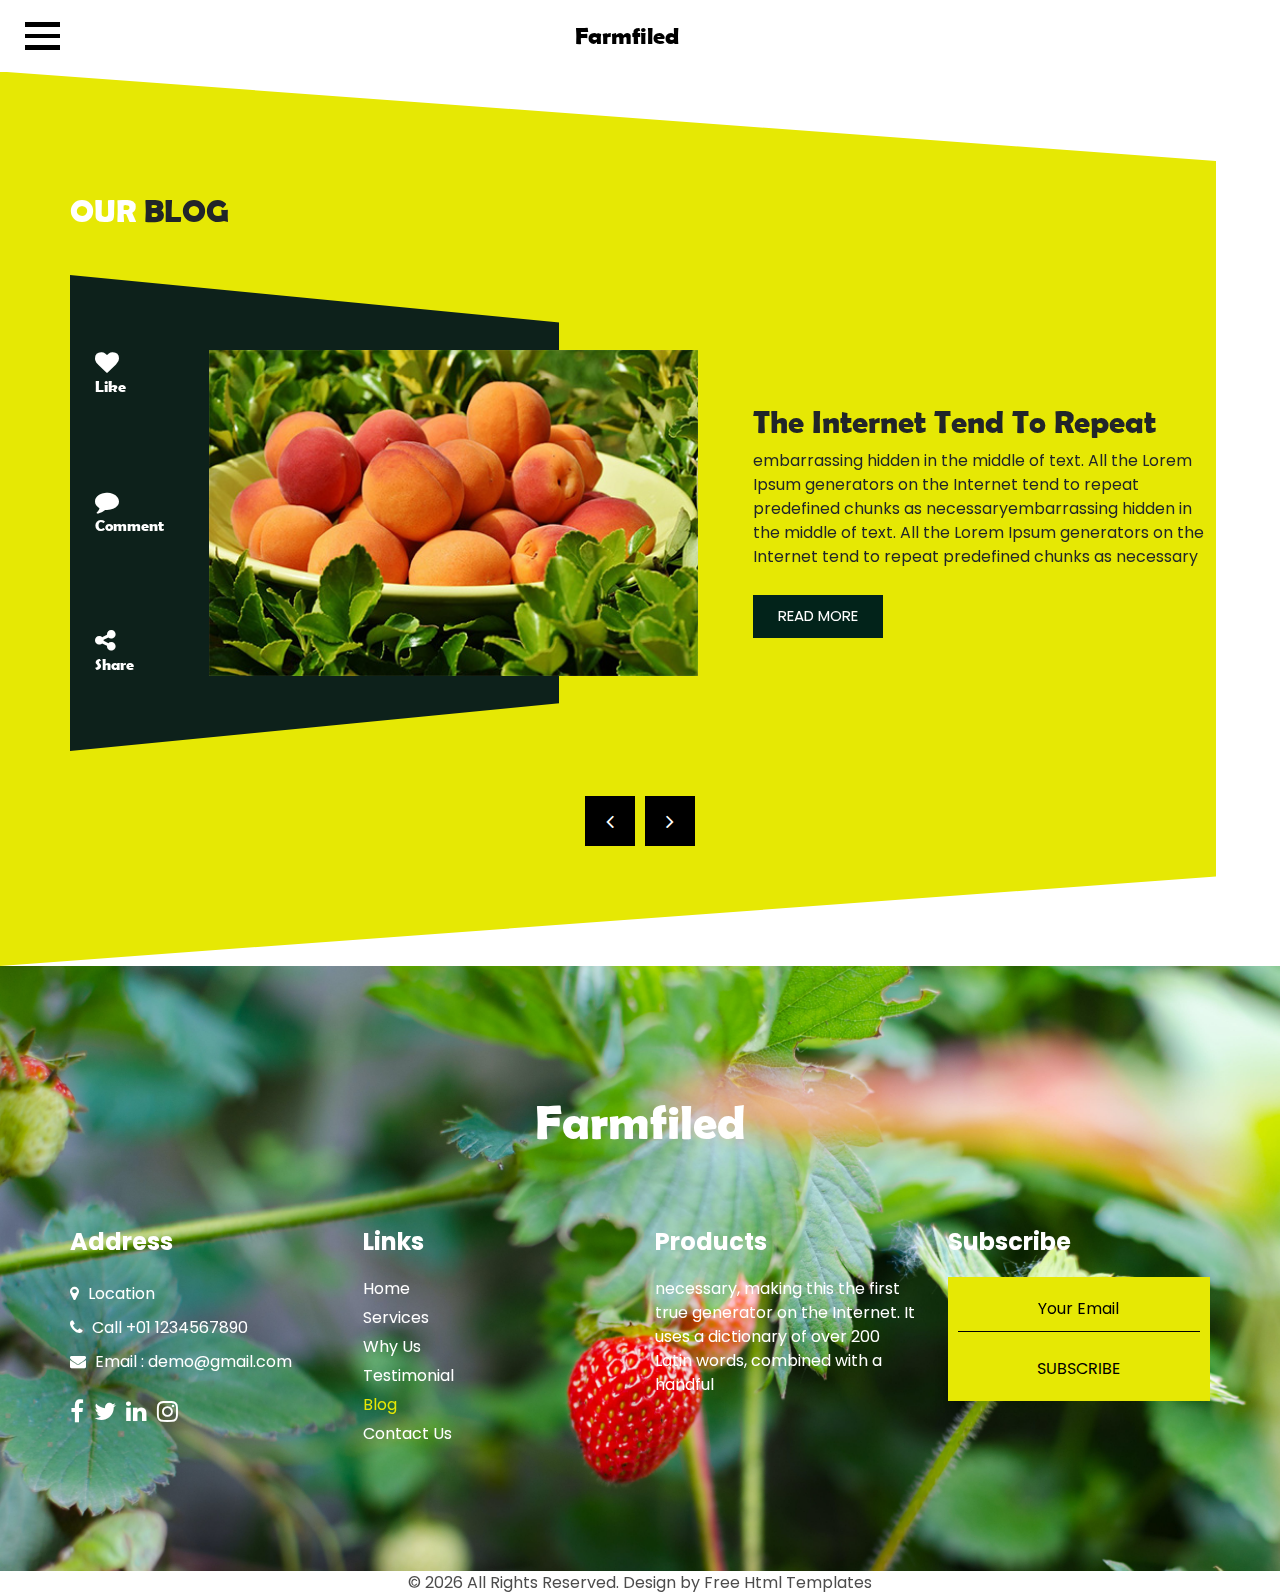
<file: blog.html>
<!DOCTYPE html>
<html>

<head>
  <!-- Basic -->
  <meta charset="utf-8" />
  <meta http-equiv="X-UA-Compatible" content="IE=edge" />
  <!-- Mobile Metas -->
  <meta name="viewport" content="width=device-width, initial-scale=1, shrink-to-fit=no" />
  <!-- Site Metas -->
  <meta name="keywords" content="" />
  <meta name="description" content="" />
  <meta name="author" content="" />

  <title>Farmfiled</title>

  <!-- slider stylesheet -->
  <link rel="stylesheet" type="text/css" href="https://cdnjs.cloudflare.com/ajax/libs/OwlCarousel2/2.3.4/assets/owl.carousel.min.css" />

  <!-- bootstrap core css -->
  <link rel="stylesheet" type="text/css" href="css/bootstrap.css" />
  <!-- fonts awesome style -->
  <link href="css/font-awesome.min.css" rel="stylesheet" />
  <!-- fonts style -->
  <link href="https://fonts.googleapis.com/css?family=Open+Sans:400,,600,700|Poppins:400,500,700&display=swap" rel="stylesheet" />

  <!-- Custom styles for this template -->
  <link href="css/style.css" rel="stylesheet" />
  <!-- responsive style -->
  <link href="css/responsive.css" rel="stylesheet" />
</head>

<body class="sub_page">
  <div class="hero_area">
    <!-- header section strats -->
    <header class="header_section">
      <nav class="navbar navbar-expand-lg custom_nav-container">
        <div class="custom_menu-btn">
          <button onclick="openNav()">
            <span class="s-1"> </span>
            <span class="s-2"> </span>
            <span class="s-3"> </span>
          </button>
        </div>
        <div id="myNav" class="overlay">
          <div class="menu_btn-style ">
            <button onclick="closeNav()">
              <span class="s-1"> </span>
              <span class="s-2"> </span>
              <span class="s-3"> </span>
            </button>
          </div>
          <div class="overlay-content">
            <a class="" href="index.html">
              Home
            </a>
            <a class="" href="service.html">
              Services
            </a>
            <a class="" href="why.html">
              Why us
            </a>
            <a class="" href="testimonial.html">
              Testimonial
            </a>
            <a class="active" href="blog.html">
              Blog
            </a>
            <a class="" href="contact.html">
              Contact Us
            </a>
          </div>
        </div>
        <a class="navbar-brand" href="index.html">
          <span>
            Farmfiled
          </span>
        </a>
        <div class="user_option">
          <form class="form-inline">
            <button class="btn  nav_search-btn" type="submit">
              <i class="fa fa-search" aria-hidden="true"></i>
            </button>
          </form>
          <a href="">
            <i class="fa fa-user" aria-hidden="true"></i>
          </a>
        </div>
      </nav>
    </header>
    <!-- end header section -->
  </div>

  <!-- blog section -->

  <section class="blog_section layout_padding section_pr">
    <div class="container">
      <div class="heading_container">
        <h2><span> Our </span>Blog</h2>
      </div>
      <div id="customCarousel2" class="carousel slide" data-ride="carousel">
        <div class="carousel-inner">
          <div class="carousel-item active">
            <div class="row">
              <div class="col-md-7">
                <div class="blog_content">
                  <div class="blog_social">
                    <a href="">
                      <i class="fa fa-heart" aria-hidden="true"></i>
                      <span>
                        Like
                      </span>
                    </a>
                    <a href="">
                      <i class="fa fa-comment" aria-hidden="true"></i>
                      <span>
                        Comment
                      </span>
                    </a>
                    <a href="">
                      <i class="fa fa-share-alt" aria-hidden="true"></i>
                      <span>
                        Share
                      </span>
                    </a>
                  </div>
                  <div class="img-box">
                    <img src="images/blog-img.jpg" alt="" />
                  </div>
                </div>
              </div>
              <div class="col-md-5">
                <div class="blog_detail">
                  <h2>
                    The Internet Tend To Repeat
                  </h2>
                  <p>
                    embarrassing hidden in the middle of text. All the Lorem Ipsum generators on the Internet tend to repeat predefined chunks as necessaryembarrassing hidden in the middle of text. All the Lorem Ipsum generators on the Internet tend to repeat predefined chunks as necessary
                  </p>
                  <a href="">
                    Read More
                  </a>
                </div>
              </div>
            </div>
          </div>
          <div class="carousel-item">
            <div class="row">
              <div class="col-md-7">
                <div class="blog_content">
                  <div class="blog_social">
                    <a href="">
                      <i class="fa fa-heart" aria-hidden="true"></i>
                      <span>
                        Like
                      </span>
                    </a>
                    <a href="">
                      <i class="fa fa-comment" aria-hidden="true"></i>
                      <span>
                        Comment
                      </span>
                    </a>
                    <a href="">
                      <i class="fa fa-share-alt" aria-hidden="true"></i>
                      <span>
                        Share
                      </span>
                    </a>
                  </div>
                  <div class="img-box">
                    <img src="images/blog-img.jpg" alt="" />
                  </div>
                </div>
              </div>
              <div class="col-md-5">
                <div class="blog_detail">
                  <h2>
                    The Internet Tend To Repeat
                  </h2>
                  <p>
                    embarrassing hidden in the middle of text. All the Lorem Ipsum generators on the Internet tend to repeat predefined chunks as necessaryembarrassing hidden in the middle of text. All the Lorem Ipsum generators on the Internet tend to repeat predefined chunks as necessary
                  </p>
                  <a href="">
                    Read More
                  </a>
                </div>
              </div>
            </div>
          </div>
          <div class="carousel-item">
            <div class="row">
              <div class="col-md-7">
                <div class="blog_content">
                  <div class="blog_social">
                    <a href="">
                      <i class="fa fa-heart" aria-hidden="true"></i>
                      <span>
                        Like
                      </span>
                    </a>
                    <a href="">
                      <i class="fa fa-comment" aria-hidden="true"></i>
                      <span>
                        Comment
                      </span>
                    </a>
                    <a href="">
                      <i class="fa fa-share-alt" aria-hidden="true"></i>
                      <span>
                        Share
                      </span>
                    </a>
                  </div>
                  <div class="img-box">
                    <img src="images/blog-img.jpg" alt="" />
                  </div>
                </div>
              </div>
              <div class="col-md-5">
                <div class="blog_detail">
                  <h2>
                    The Internet Tend To Repeat
                  </h2>
                  <p>
                    embarrassing hidden in the middle of text. All the Lorem Ipsum generators on the Internet tend to repeat predefined chunks as necessaryembarrassing hidden in the middle of text. All the Lorem Ipsum generators on the Internet tend to repeat predefined chunks as necessary
                  </p>
                  <a href="">
                    Read More
                  </a>
                </div>
              </div>
            </div>
          </div>
        </div>
        <div class="carousel_btn-box">
          <a class="carousel-control-prev" href="#customCarousel2" role="button" data-slide="prev">
            <i class="fa fa-angle-left" aria-hidden="true"></i>
            <span class="sr-only">Previous</span>
          </a>
          <a class="carousel-control-next" href="#customCarousel2" role="button" data-slide="next">
            <i class="fa fa-angle-right" aria-hidden="true"></i>
            <span class="sr-only">Next</span>
          </a>
        </div>
      </div>
    </div>
  </section>

  <!-- end blog section -->

  <!-- info section -->

  <section class="info_section layout_padding section_pl">
    <div class="container">
      <div class="info_logo">
        <a href="">
          Farmfiled
        </a>
      </div>
      <div class="row">
        <div class="col-md-3">
          <div class="info_contact">
            <h4>
              Address
            </h4>
            <div class="contact_link_box">
              <a href="">
                <i class="fa fa-map-marker" aria-hidden="true"></i>
                <span>
                  Location
                </span>
              </a>
              <a href="">
                <i class="fa fa-phone" aria-hidden="true"></i>
                <span>
                  Call +01 1234567890
                </span>
              </a>
              <a href="">
                <i class="fa fa-envelope" aria-hidden="true"></i>
                <span>
                  Email : demo@gmail.com
                </span>
              </a>
            </div>
          </div>
          <div class="info_social">
            <a href="">
              <i class="fa fa-facebook" aria-hidden="true"></i>
            </a>
            <a href="">
              <i class="fa fa-twitter" aria-hidden="true"></i>
            </a>
            <a href="">
              <i class="fa fa-linkedin" aria-hidden="true"></i>
            </a>
            <a href="">
              <i class="fa fa-instagram" aria-hidden="true"></i>
            </a>
          </div>
        </div>
        <div class="col-md-3">
          <div class="info_link_box">
            <h4>
              Links
            </h4>
            <div class="info_links">
              <a class="" href="index.html">
                Home
              </a>
              <a class="" href="service.html">
                Services
              </a>
              <a class="" href="why.html">
                Why Us
              </a>
              <a class="" href="testimonial.html">
                Testimonial
              </a>
              <a class="active" href="blog.html">
                Blog
              </a>
              <a class="" href="contact.html">
                Contact Us
              </a>
            </div>
          </div>
        </div>
        <div class="col-md-3">
          <div class="info_detail">
            <h4>
              Products
            </h4>
            <p>
              necessary, making this the first true generator on the Internet. It uses a dictionary of over 200 Latin words, combined with a handful
            </p>
          </div>
        </div>
        <div class="col-md-3">
          <h4>
            Subscribe
          </h4>
          <form action="">
            <input type="text" placeholder="Your Email" />
            <button type="submit">
              Subscribe
            </button>
          </form>
        </div>
      </div>
    </div>
  </section>

  <!-- end info section -->

  <!-- footer section -->
  <footer class="footer_section">
    <div class="container">
      <p>
        &copy; <span id="displayYear"></span> All Rights Reserved. Design by
        <a href="https://html.design/">Free Html Templates</a>
      </p>
    </div>
  </footer>
  <!-- footer section -->

  <script src="js/jquery-3.4.1.min.js"></script>
  <script src="js/bootstrap.js"></script>
  <script src="https://cdnjs.cloudflare.com/ajax/libs/OwlCarousel2/2.3.4/owl.carousel.min.js"></script>
  <script src="js/custom.js"></script>

</body>

</html>
</file>
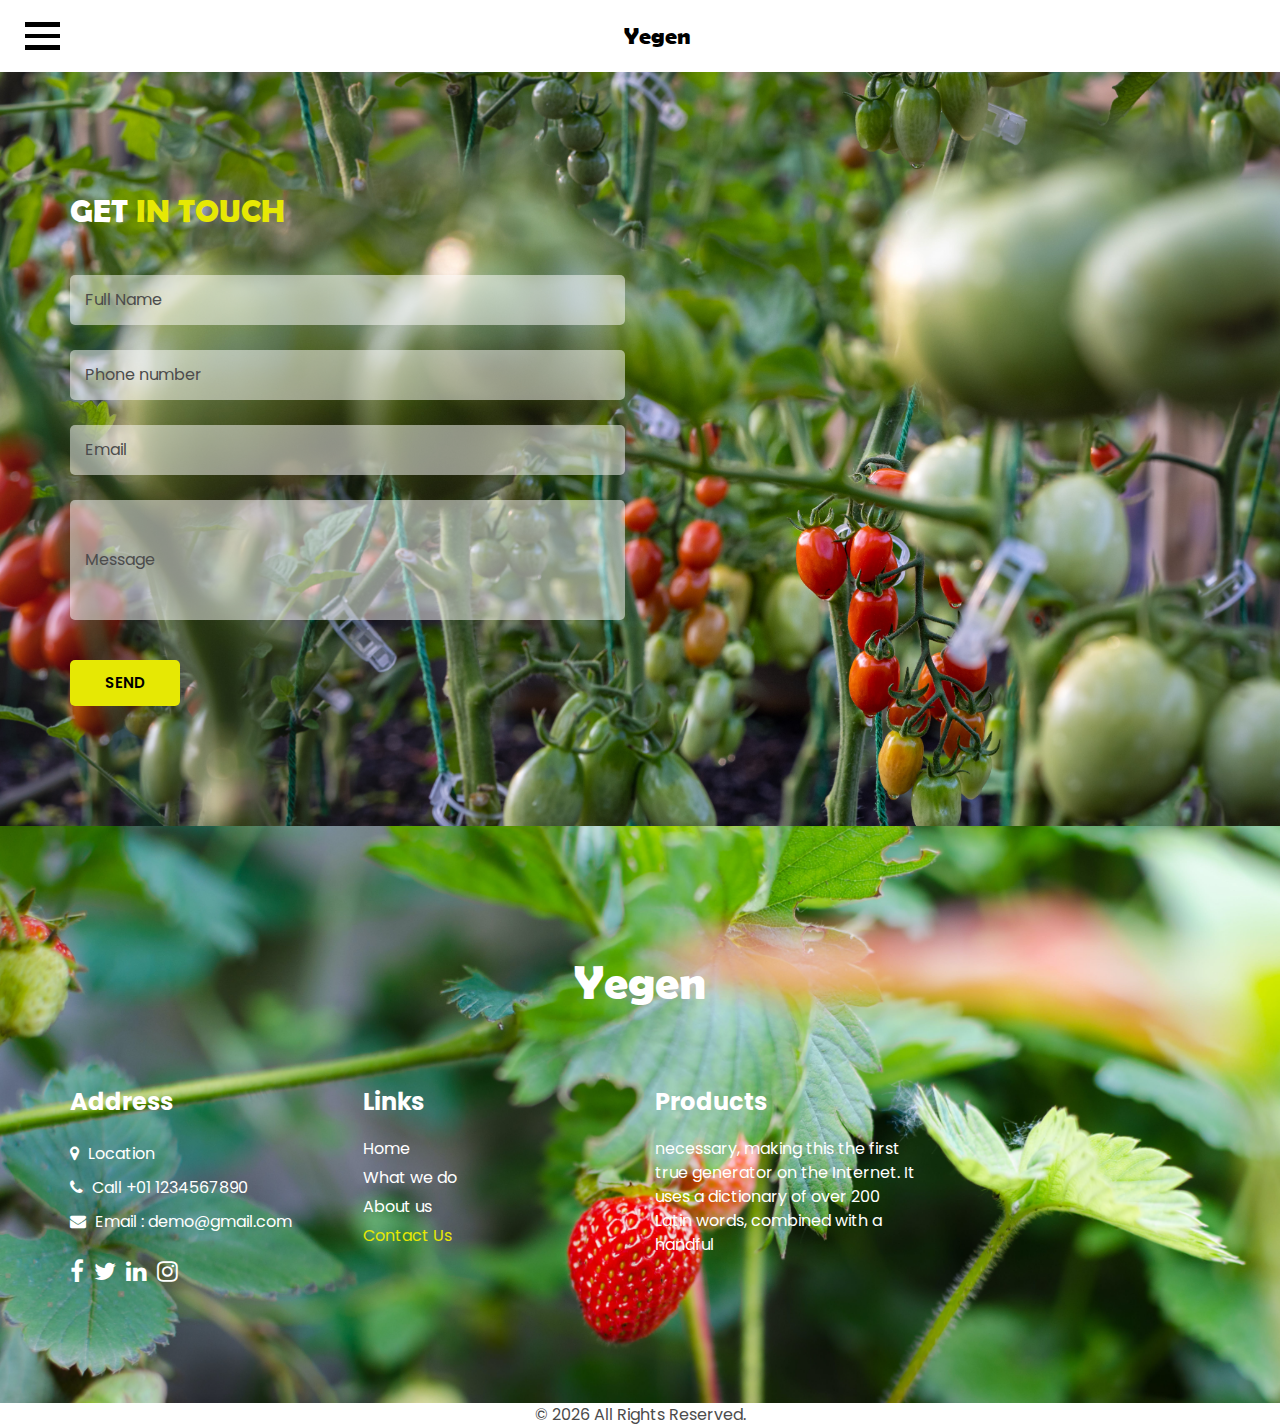
<file: contact.html>
<!DOCTYPE html>
<html>

<head>
  <!-- Basic -->
  <meta charset="utf-8" />
  <meta http-equiv="X-UA-Compatible" content="IE=edge" />
  <!-- Mobile Metas -->
  <meta name="viewport" content="width=device-width, initial-scale=1, shrink-to-fit=no" />
  <!-- Site Metas -->
  <meta name="keywords" content="" />
  <meta name="description" content="" />
  <meta name="author" content="" />

  <title>Yegen</title>

  <!-- slider stylesheet -->
  <link rel="stylesheet" type="text/css" href="https://cdnjs.cloudflare.com/ajax/libs/OwlCarousel2/2.3.4/assets/owl.carousel.min.css" />

  <!-- bootstrap core css -->
  <link rel="stylesheet" type="text/css" href="css/bootstrap.css" />
  <!-- fonts awesome style -->
  <link href="css/font-awesome.min.css" rel="stylesheet" />
  <!-- fonts style -->
  <link href="https://fonts.googleapis.com/css?family=Open+Sans:400,,600,700|Poppins:400,500,700&display=swap" rel="stylesheet" />

  <!-- Custom styles for this template -->
  <link href="css/style.css" rel="stylesheet" />
  <!-- responsive style -->
  <link href="css/responsive.css" rel="stylesheet" />
</head>

<body class="sub_page">
  <div class="hero_area">
    <!-- header section strats -->
    <header class="header_section">
      <nav class="navbar navbar-expand-lg custom_nav-container">
        <div class="custom_menu-btn">
          <button onclick="openNav()">
            <span class="s-1"> </span>
            <span class="s-2"> </span>
            <span class="s-3"> </span>
          </button>
        </div>
        <div id="myNav" class="overlay">
          <div class="menu_btn-style ">
            <button onclick="closeNav()">
              <span class="s-1"> </span>
              <span class="s-2"> </span>
              <span class="s-3"> </span>
            </button>
          </div>
          <div class="overlay-content">
            <a class="" href="index.html">
              Home
            </a>
            <a class="" href="service.html">
              What we do
            </a>
            <a class="" href="about us">
              About us
            </a>
            <!-- <a class="" href="testimonial.html">
              Testimonial
            </a> -->
            <!-- <a class="" href="blog.html">
              Blog
            </a> -->
            <a class="active" href="contact.html">
              Contact Us
            </a>
          </div>
        </div>
        <a class="navbar-brand" href="index.html">
          <span>
            Yegen
          </span>
        </a>
        <div class="user_option">
          <!-- <form class="form-inline">
            <button class="btn  nav_search-btn" type="submit">
              <i class="fa fa-search" aria-hidden="true"></i>
            </button>
          </form> -->
          <!-- <a href="">
            <i class="fa fa-user" aria-hidden="true"></i>
          </a> -->
        </div>
      </nav>
    </header>
    <!-- end header section -->
  </div>

  <!-- contact section -->

  <section class="contact_section layout_padding section_pl ">
    <div class="container py_mobile_45">
      <div class="heading_container">
        <h2>Get <span>In Touch</span></h2>
      </div>
      <div class="row">
        <div class="col-md-6">
          <div class="form_container">
            <form action="">
              <div>
                <input type="text" placeholder="Full Name " />
              </div>
              <div>
                <input type="text" placeholder="Phone number" />
              </div>
              <div>
                <input type="email" placeholder="Email" />
              </div>
              <div>
                <input type="text" class="message-box" placeholder="Message" />
              </div>
              <div class="d-flex ">
                <button>
                  SEND
                </button>
              </div>
            </form>
          </div>
        </div>
        <!-- <div class="col-md-6">
          <div class="map_container">
            <div class="map">
              <div id="googleMap"></div>
            </div>
          </div>
        </div> -->
      </div>
    </div>
  </section>

  <!-- end contact section -->


  <!-- info section -->

  <section class="info_section layout_padding section_pl">
    <div class="container">
      <div class="info_logo">
        <a href="">
          Yegen
        </a>
      </div>
      <div class="row">
        <div class="col-md-3">
          <div class="info_contact">
            <h4>
              Address
            </h4>
            <div class="contact_link_box">
              <a href="">
                <i class="fa fa-map-marker" aria-hidden="true"></i>
                <span>
                  Location
                </span>
              </a>
              <a href="">
                <i class="fa fa-phone" aria-hidden="true"></i>
                <span>
                  Call +01 1234567890
                </span>
              </a>
              <a href="">
                <i class="fa fa-envelope" aria-hidden="true"></i>
                <span>
                  Email : demo@gmail.com
                </span>
              </a>
            </div>
          </div>
          <div class="info_social">
            <a href="">
              <i class="fa fa-facebook" aria-hidden="true"></i>
            </a>
            <a href="">
              <i class="fa fa-twitter" aria-hidden="true"></i>
            </a>
            <a href="">
              <i class="fa fa-linkedin" aria-hidden="true"></i>
            </a>
            <a href="">
              <i class="fa fa-instagram" aria-hidden="true"></i>
            </a>
          </div>
        </div>
        <div class="col-md-3">
          <div class="info_link_box">
            <h4>
              Links
            </h4>
            <div class="info_links">
              <a class="" href="index.html">
                Home
              </a>
              <a class="" href="service.html">
                What we do
              </a>
              <a class="" href="about us">
                About us
              </a>
              <!-- <a class="" href="testimonial.html">
                Testimonial
              </a> -->
              <!-- <a class="" href="blog.html">
                Blog
              </a> -->
              <a class="active" href="contact.html">
                Contact Us
              </a>
            </div>
          </div>
        </div>
        <div class="col-md-3">
          <div class="info_detail">
            <h4>
              Products
            </h4>
            <p>
              necessary, making this the first true generator on the Internet. It uses a dictionary of over 200 Latin words, combined with a handful
            </p>
          </div>
        </div>
        <!-- <div class="col-md-3">
          <h4>
            Subscribe
          </h4>
          <form action="">
            <input type="text" placeholder="Your Email" />
            <button type="submit">
              Subscribe
            </button>
          </form>
        </div> -->
      </div>
    </div>
  </section>

  <!-- end info section -->


  <!-- footer section -->
  <footer class="footer_section">
    <div class="container">
      <p>
        &copy; <span id="displayYear"></span> All Rights Reserved.
        <!-- <a href="https://html.design/">Free Html Templates</a> -->
      </p>
    </div>
  </footer>
  <!-- footer section -->

  <script src="js/jquery-3.4.1.min.js"></script>
  <script src="js/bootstrap.js"></script>
  <script src="https://cdnjs.cloudflare.com/ajax/libs/OwlCarousel2/2.3.4/owl.carousel.min.js"></script>
  <script src="js/custom.js"></script>
  <!-- Google Map -->
  <!-- <script src="https://maps.googleapis.com/maps/api/js?key=AIzaSyCh39n5U-4IoWpsVGUHWdqB6puEkhRLdmI&callback=myMap"></script> -->
  <!-- End Google Map -->

</body>

</html>
</file>
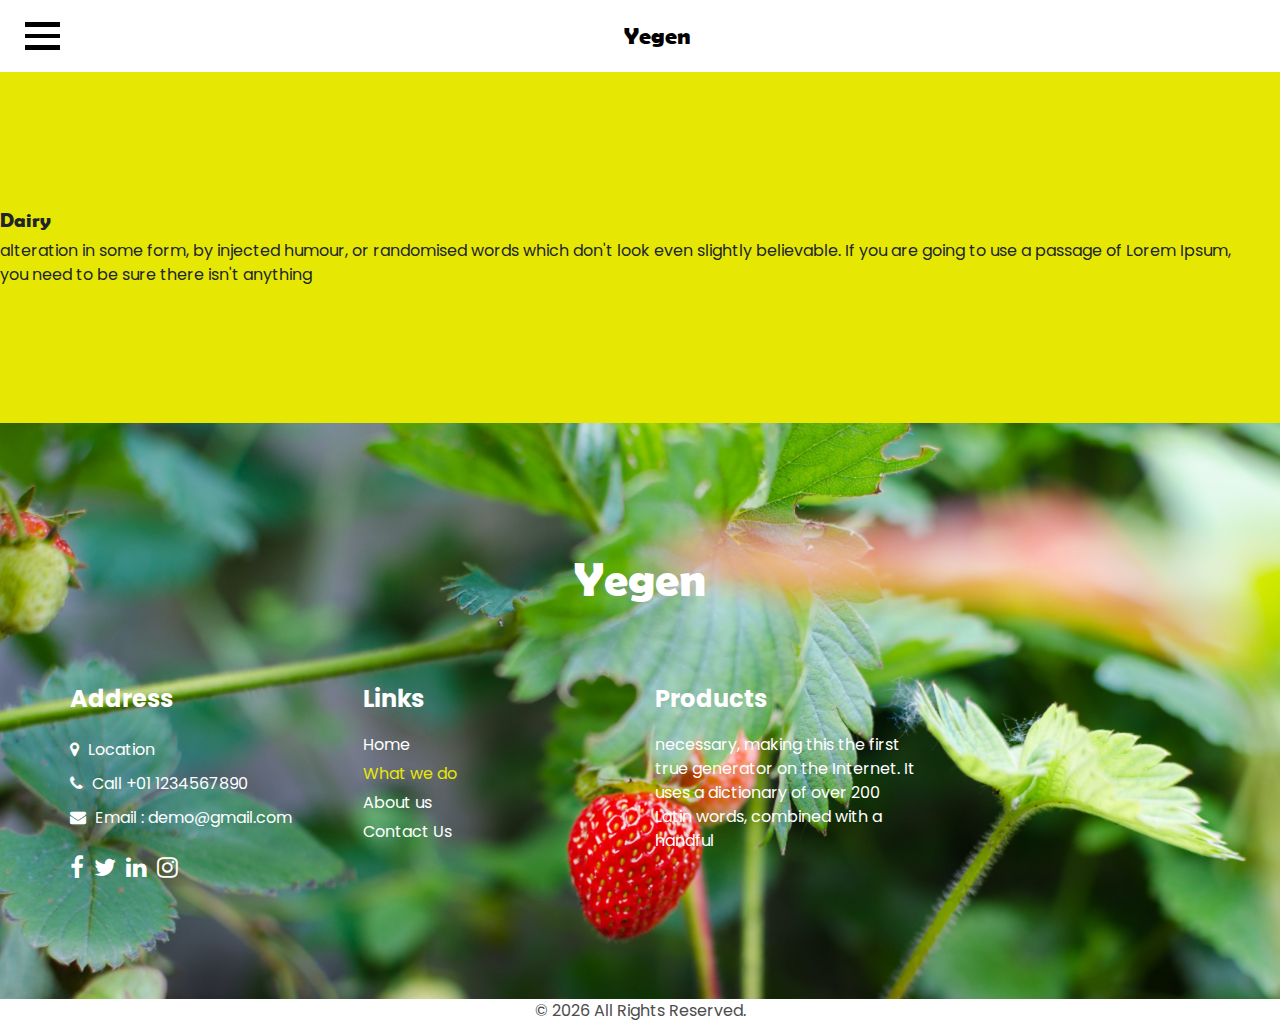
<file: dairy.html>
<!DOCTYPE html>
<html>

<head>
  <!-- Basic -->
  <meta charset="utf-8" />
  <meta http-equiv="X-UA-Compatible" content="IE=edge" />
  <!-- Mobile Metas -->
  <meta name="viewport" content="width=device-width, initial-scale=1, shrink-to-fit=no" />
  <!-- Site Metas -->
  <meta name="keywords" content="" />
  <meta name="description" content="" />
  <meta name="author" content="" />

  <title>Yegen</title>

  <!-- slider stylesheet -->
  <link rel="stylesheet" type="text/css" href="https://cdnjs.cloudflare.com/ajax/libs/OwlCarousel2/2.3.4/assets/owl.carousel.min.css" />

  <!-- bootstrap core css -->
  <link rel="stylesheet" type="text/css" href="css/bootstrap.css" />
  <!-- fonts awesome style -->
  <link href="css/font-awesome.min.css" rel="stylesheet" />
  <!-- fonts style -->
  <link href="https://fonts.googleapis.com/css?family=Open+Sans:400,,600,700|Poppins:400,500,700&display=swap" rel="stylesheet" />

  <!-- Custom styles for this template -->
  <link href="css/style.css" rel="stylesheet" />
  <!-- responsive style -->
  <link href="css/responsive.css" rel="stylesheet" />
</head>

<body class="sub_page">
  <div class="hero_area">
    <!-- header section strats -->
    <header class="header_section">
      <nav class="navbar navbar-expand-lg custom_nav-container">
        <div class="custom_menu-btn">
          <button onclick="openNav()">
            <span class="s-1"> </span>
            <span class="s-2"> </span>
            <span class="s-3"> </span>
          </button>
        </div>
        <div id="myNav" class="overlay">
          <div class="menu_btn-style ">
            <button onclick="closeNav()">
              <span class="s-1"> </span>
              <span class="s-2"> </span>
              <span class="s-3"> </span>
            </button>
          </div>
          <div class="overlay-content">
            <a class="" href="index.html">
              Home
            </a>
            <a class="active" href="service.html">
              What we do
            </a>
            <a class="" href="about us.html">
              About us
            </a>
            <!-- <a class="" href="testimonial.html">
              Testimonial
            </a> -->
            <!-- <a class="" href="blog.html">
              Blog
            </a> -->
            <a class="" href="contact.html">
              Contact Us
            </a>
          </div>
        </div>
        <a class="navbar-brand" href="index.html">
          <span>
            Yegen
          </span>
        </a>
        <div class="user_option">
          <!-- <form class="form-inline">
            <button class="btn  nav_search-btn" type="submit">
              <i class="fa fa-search" aria-hidden="true"></i>
            </button>
          </form> -->
          <!-- <a href="">
            <i class="fa fa-user" aria-hidden="true"></i>
          </a> -->
        </div>
      </nav>
    </header>
    <!-- end header section -->
  </div>

  <!-- we do section -->

  <section class="wedo_section layout_padding section_pr">
        <div class="item">
          <div class="box">
            <!-- <div class="img-box">
              <img src="images/wedo-img1.jpg" alt="" />
            </div> -->
            <div class="detail-box">
              <h5>
                Dairy
              </h5>
              <p>
                alteration in some form, by injected humour, or randomised words which don't look even slightly believable. If you are going to use a passage of Lorem Ipsum, you need to be sure there isn't anything
              </p>
              
            </div>
            
          </div>
  </section>

  <!-- end we do section -->

  <!-- info section -->

  <section class="info_section layout_padding section_pl">
    <div class="container">
      <div class="info_logo">
        <a href="">
          Yegen
        </a>
      </div>
      <div class="row">
        <div class="col-md-3">
          <div class="info_contact">
            <h4>
              Address
            </h4>
            <div class="contact_link_box">
              <a href="">
                <i class="fa fa-map-marker" aria-hidden="true"></i>
                <span>
                  Location
                </span>
              </a>
              <a href="">
                <i class="fa fa-phone" aria-hidden="true"></i>
                <span>
                  Call +01 1234567890
                </span>
              </a>
              <a href="">
                <i class="fa fa-envelope" aria-hidden="true"></i>
                <span>
                  Email : demo@gmail.com
                </span>
              </a>
            </div>
          </div>
          <div class="info_social">
            <a href="">
              <i class="fa fa-facebook" aria-hidden="true"></i>
            </a>
            <a href="">
              <i class="fa fa-twitter" aria-hidden="true"></i>
            </a>
            <a href="">
              <i class="fa fa-linkedin" aria-hidden="true"></i>
            </a>
            <a href="">
              <i class="fa fa-instagram" aria-hidden="true"></i>
            </a>
          </div>
        </div>
        <div class="col-md-3">
          <div class="info_link_box">
            <h4>
              Links
            </h4>
            <div class="info_links">
              <a class="" href="index.html">
                Home
              </a>
              <a class="active" href="service.html">
                What we do
              </a>
              <a class="" href="about us">
                About us
              </a>
              <!-- <a class="" href="testimonial.html">
                Testimonial
              </a> -->
              <!-- <a class="" href="blog.html">
                Blog
              </a> -->
              <a class="" href="contact.html">
                Contact Us
              </a>
            </div>
          </div>
        </div>
        <div class="col-md-3">
          <div class="info_detail">
            <h4>
              Products
            </h4>
            <p>
              necessary, making this the first true generator on the Internet. It uses a dictionary of over 200 Latin words, combined with a handful
            </p>
          </div>
        </div>
        <!-- <div class="col-md-3">
          <h4>
            Subscribe
          </h4>
          <form action="">
            <input type="text" placeholder="Your Email" />
            <button type="submit">
              Subscribe
            </button>
          </form>
        </div> -->
      </div>
    </div>
  </section>

  <!-- end info section -->

  <!-- footer section -->
  <footer class="footer_section">
    <div class="container">
      <p>
        &copy; <span id="displayYear"></span> All Rights Reserved.
        <!-- <a href="https://html.design/">Free Html Templates</a> -->
      </p>
    </div>
  </footer>
  <!-- footer section -->

  <script src="js/jquery-3.4.1.min.js"></script>
  <script src="js/bootstrap.js"></script>
  <script src="https://cdnjs.cloudflare.com/ajax/libs/OwlCarousel2/2.3.4/owl.carousel.min.js"></script>
  <script src="js/custom.js"></script>

</body>

</html>
</file>
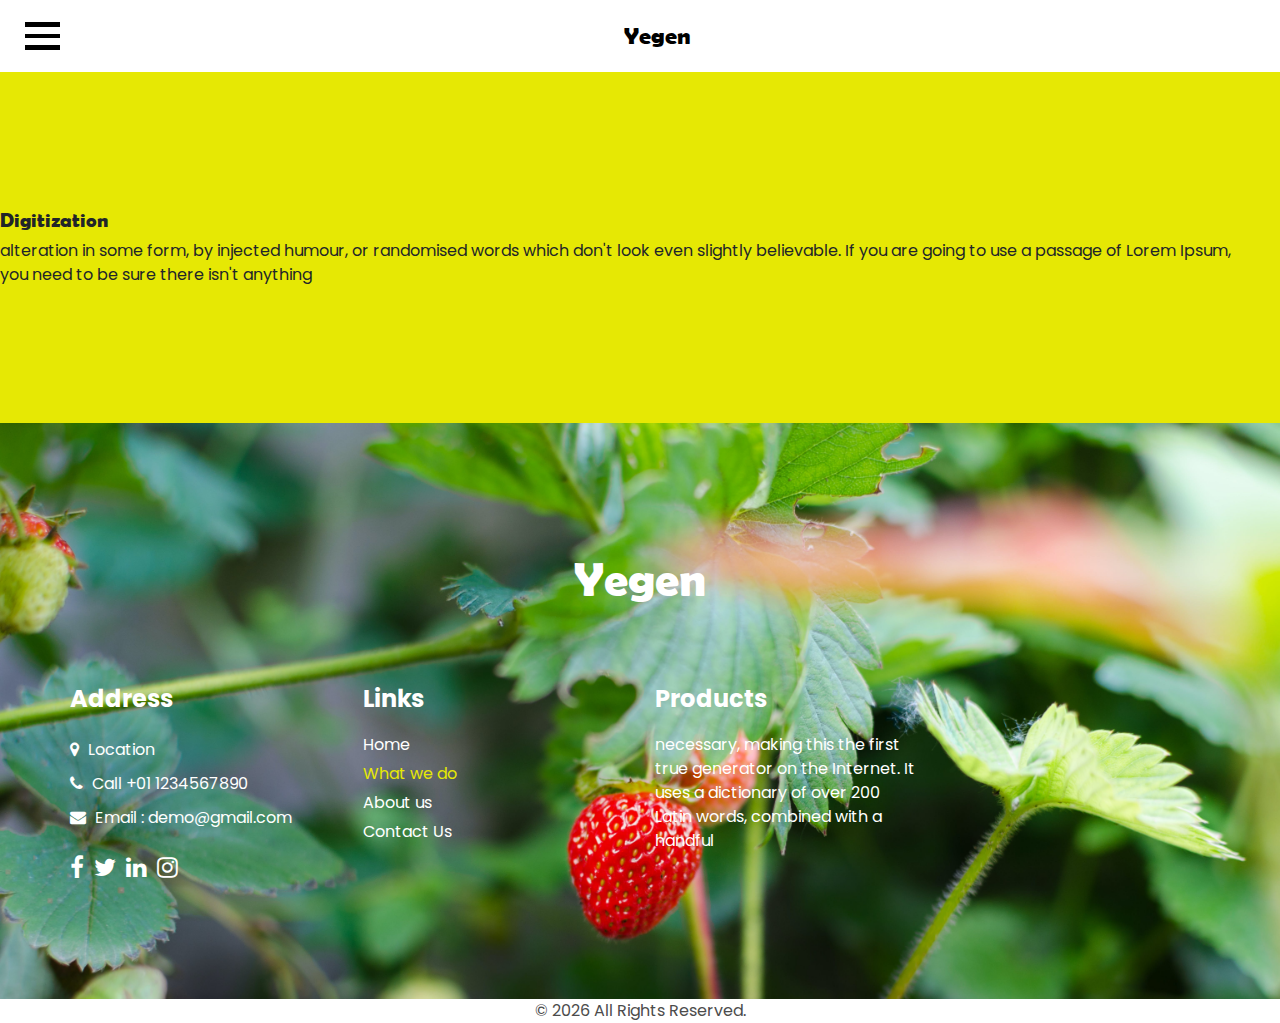
<file: digitization.html>
<!DOCTYPE html>
<html>

<head>
  <!-- Basic -->
  <meta charset="utf-8" />
  <meta http-equiv="X-UA-Compatible" content="IE=edge" />
  <!-- Mobile Metas -->
  <meta name="viewport" content="width=device-width, initial-scale=1, shrink-to-fit=no" />
  <!-- Site Metas -->
  <meta name="keywords" content="" />
  <meta name="description" content="" />
  <meta name="author" content="" />

  <title>Yegen</title>

  <!-- slider stylesheet -->
  <link rel="stylesheet" type="text/css" href="https://cdnjs.cloudflare.com/ajax/libs/OwlCarousel2/2.3.4/assets/owl.carousel.min.css" />

  <!-- bootstrap core css -->
  <link rel="stylesheet" type="text/css" href="css/bootstrap.css" />
  <!-- fonts awesome style -->
  <link href="css/font-awesome.min.css" rel="stylesheet" />
  <!-- fonts style -->
  <link href="https://fonts.googleapis.com/css?family=Open+Sans:400,,600,700|Poppins:400,500,700&display=swap" rel="stylesheet" />

  <!-- Custom styles for this template -->
  <link href="css/style.css" rel="stylesheet" />
  <!-- responsive style -->
  <link href="css/responsive.css" rel="stylesheet" />
</head>

<body class="sub_page">
  <div class="hero_area">
    <!-- header section strats -->
    <header class="header_section">
      <nav class="navbar navbar-expand-lg custom_nav-container">
        <div class="custom_menu-btn">
          <button onclick="openNav()">
            <span class="s-1"> </span>
            <span class="s-2"> </span>
            <span class="s-3"> </span>
          </button>
        </div>
        <div id="myNav" class="overlay">
          <div class="menu_btn-style ">
            <button onclick="closeNav()">
              <span class="s-1"> </span>
              <span class="s-2"> </span>
              <span class="s-3"> </span>
            </button>
          </div>
          <div class="overlay-content">
            <a class="" href="index.html">
              Home
            </a>
            <a class="active" href="service.html">
              What we do
            </a>
            <a class="" href="about us.html">
              About us
            </a>
            <!-- <a class="" href="testimonial.html">
              Testimonial
            </a> -->
            <!-- <a class="" href="blog.html">
              Blog
            </a> -->
            <a class="" href="contact.html">
              Contact Us
            </a>
          </div>
        </div>
        <a class="navbar-brand" href="index.html">
          <span>
            Yegen
          </span>
        </a>
        <div class="user_option">
          <!-- <form class="form-inline">
            <button class="btn  nav_search-btn" type="submit">
              <i class="fa fa-search" aria-hidden="true"></i>
            </button>
          </form> -->
          <!-- <a href="">
            <i class="fa fa-user" aria-hidden="true"></i>
          </a> -->
        </div>
      </nav>
    </header>
    <!-- end header section -->
  </div>

  <!-- we do section -->

  <section class="wedo_section layout_padding section_pr">
        <div class="item">
          <div class="box">
            <!-- <div class="img-box">
              <img src="images/wedo-img1.jpg" alt="" />
            </div> -->
            <div class="detail-box">
              <h5>
                Digitization
              </h5>
              <p>
                alteration in some form, by injected humour, or randomised words which don't look even slightly believable. If you are going to use a passage of Lorem Ipsum, you need to be sure there isn't anything
              </p>
              
            </div>
            
          </div>
  </section>

  <!-- end we do section -->

  <!-- info section -->

  <section class="info_section layout_padding section_pl">
    <div class="container">
      <div class="info_logo">
        <a href="">
          Yegen
        </a>
      </div>
      <div class="row">
        <div class="col-md-3">
          <div class="info_contact">
            <h4>
              Address
            </h4>
            <div class="contact_link_box">
              <a href="">
                <i class="fa fa-map-marker" aria-hidden="true"></i>
                <span>
                  Location
                </span>
              </a>
              <a href="">
                <i class="fa fa-phone" aria-hidden="true"></i>
                <span>
                  Call +01 1234567890
                </span>
              </a>
              <a href="">
                <i class="fa fa-envelope" aria-hidden="true"></i>
                <span>
                  Email : demo@gmail.com
                </span>
              </a>
            </div>
          </div>
          <div class="info_social">
            <a href="">
              <i class="fa fa-facebook" aria-hidden="true"></i>
            </a>
            <a href="">
              <i class="fa fa-twitter" aria-hidden="true"></i>
            </a>
            <a href="">
              <i class="fa fa-linkedin" aria-hidden="true"></i>
            </a>
            <a href="">
              <i class="fa fa-instagram" aria-hidden="true"></i>
            </a>
          </div>
        </div>
        <div class="col-md-3">
          <div class="info_link_box">
            <h4>
              Links
            </h4>
            <div class="info_links">
              <a class="" href="index.html">
                Home
              </a>
              <a class="active" href="service.html">
                What we do
              </a>
              <a class="" href="about us">
                About us
              </a>
              <!-- <a class="" href="testimonial.html">
                Testimonial
              </a> -->
              <!-- <a class="" href="blog.html">
                Blog
              </a> -->
              <a class="" href="contact.html">
                Contact Us
              </a>
            </div>
          </div>
        </div>
        <div class="col-md-3">
          <div class="info_detail">
            <h4>
              Products
            </h4>
            <p>
              necessary, making this the first true generator on the Internet. It uses a dictionary of over 200 Latin words, combined with a handful
            </p>
          </div>
        </div>
        <!-- <div class="col-md-3">
          <h4>
            Subscribe
          </h4>
          <form action="">
            <input type="text" placeholder="Your Email" />
            <button type="submit">
              Subscribe
            </button>
          </form>
        </div> -->
      </div>
    </div>
  </section>

  <!-- end info section -->

  <!-- footer section -->
  <footer class="footer_section">
    <div class="container">
      <p>
        &copy; <span id="displayYear"></span> All Rights Reserved.
        <!-- <a href="https://html.design/">Free Html Templates</a> -->
      </p>
    </div>
  </footer>
  <!-- footer section -->

  <script src="js/jquery-3.4.1.min.js"></script>
  <script src="js/bootstrap.js"></script>
  <script src="https://cdnjs.cloudflare.com/ajax/libs/OwlCarousel2/2.3.4/owl.carousel.min.js"></script>
  <script src="js/custom.js"></script>

</body>

</html>
</file>
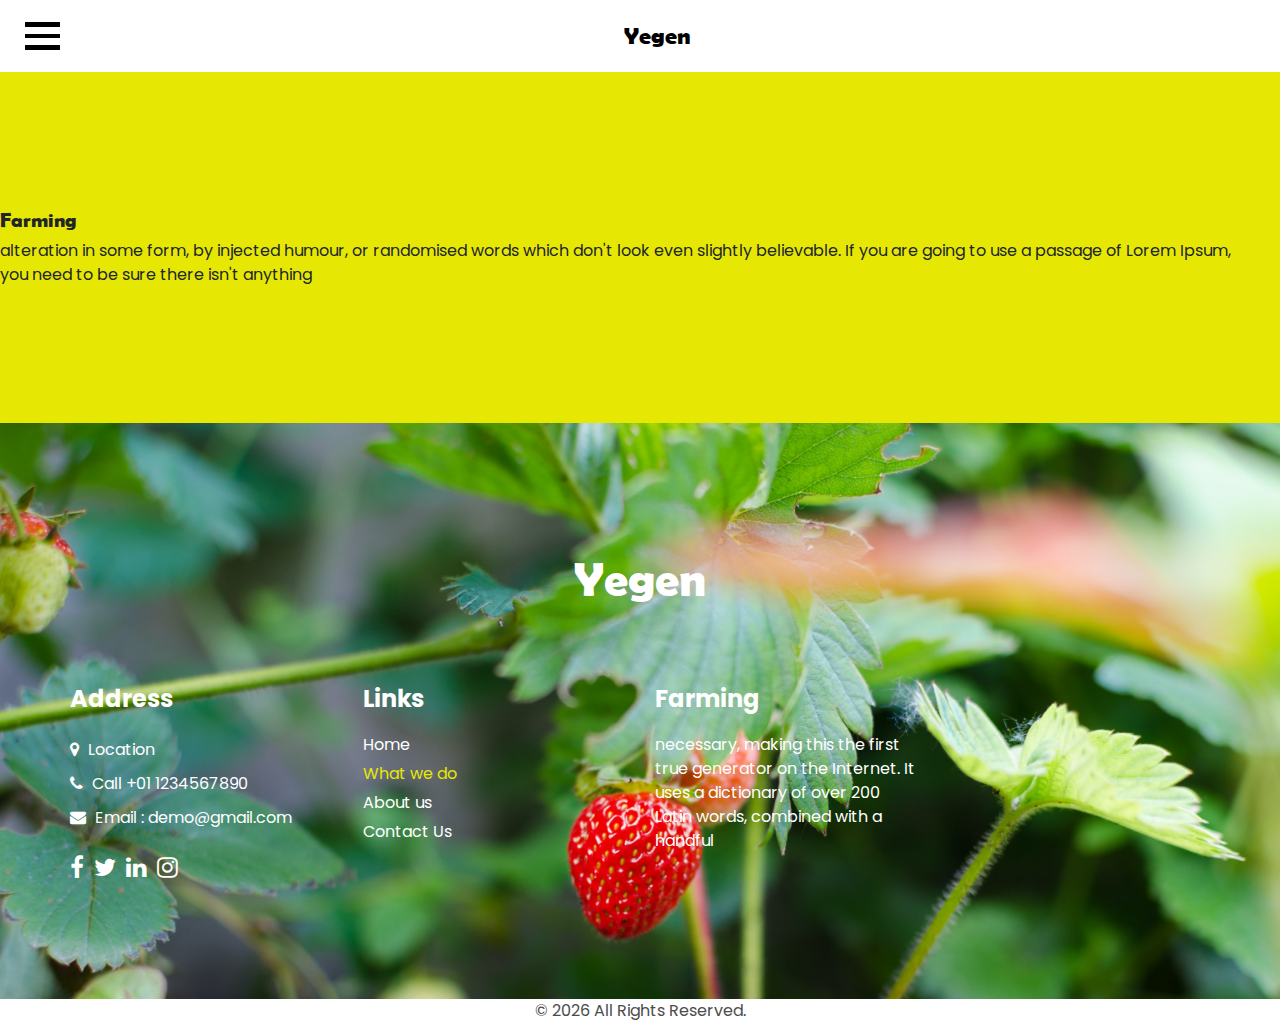
<file: farming.html>
<!DOCTYPE html>
<html>

<head>
  <!-- Basic -->
  <meta charset="utf-8" />
  <meta http-equiv="X-UA-Compatible" content="IE=edge" />
  <!-- Mobile Metas -->
  <meta name="viewport" content="width=device-width, initial-scale=1, shrink-to-fit=no" />
  <!-- Site Metas -->
  <meta name="keywords" content="" />
  <meta name="description" content="" />
  <meta name="author" content="" />

  <title>Yegen</title>

  <!-- slider stylesheet -->
  <link rel="stylesheet" type="text/css" href="https://cdnjs.cloudflare.com/ajax/libs/OwlCarousel2/2.3.4/assets/owl.carousel.min.css" />

  <!-- bootstrap core css -->
  <link rel="stylesheet" type="text/css" href="css/bootstrap.css" />
  <!-- fonts awesome style -->
  <link href="css/font-awesome.min.css" rel="stylesheet" />
  <!-- fonts style -->
  <link href="https://fonts.googleapis.com/css?family=Open+Sans:400,,600,700|Poppins:400,500,700&display=swap" rel="stylesheet" />

  <!-- Custom styles for this template -->
  <link href="css/style.css" rel="stylesheet" />
  <!-- responsive style -->
  <link href="css/responsive.css" rel="stylesheet" />
</head>

<body class="sub_page">
  <div class="hero_area">
    <!-- header section strats -->
    <header class="header_section">
      <nav class="navbar navbar-expand-lg custom_nav-container">
        <div class="custom_menu-btn">
          <button onclick="openNav()">
            <span class="s-1"> </span>
            <span class="s-2"> </span>
            <span class="s-3"> </span>
          </button>
        </div>
        <div id="myNav" class="overlay">
          <div class="menu_btn-style ">
            <button onclick="closeNav()">
              <span class="s-1"> </span>
              <span class="s-2"> </span>
              <span class="s-3"> </span>
            </button>
          </div>
          <div class="overlay-content">
            <a class="" href="index.html">
              Home
            </a>
            <a class="active" href="service.html">
              What we do
            </a>
            <a class="" href="about us.html">
              About us
            </a>
            <!-- <a class="" href="testimonial.html">
              Testimonial
            </a> -->
            <!-- <a class="" href="blog.html">
              Blog
            </a> -->
            <a class="" href="contact.html">
              Contact Us
            </a>
          </div>
        </div>
        <a class="navbar-brand" href="index.html">
          <span>
            Yegen
          </span>
        </a>
        <div class="user_option">
          <!-- <form class="form-inline">
            <button class="btn  nav_search-btn" type="submit">
              <i class="fa fa-search" aria-hidden="true"></i>
            </button>
          </form> -->
          <!-- <a href="">
            <i class="fa fa-user" aria-hidden="true"></i>
          </a> -->
        </div>
      </nav>
    </header>
    <!-- end header section -->
  </div>

  <!-- we do section -->

  <section class="wedo_section layout_padding section_pr">
        <div class="item">
          <div class="box">
            <!-- <div class="img-box">
              <img src="images/wedo-img1.jpg" alt="" />
            </div> -->
            <div class="detail-box">
              <h5>
                Farming
              </h5>
              <p>
                alteration in some form, by injected humour, or randomised words which don't look even slightly believable. If you are going to use a passage of Lorem Ipsum, you need to be sure there isn't anything
              </p>
              
            </div>
            
          </div>
  </section>

  <!-- end we do section -->

  <!-- info section -->

  <section class="info_section layout_padding section_pl">
    <div class="container">
      <div class="info_logo">
        <a href="">
          Yegen
        </a>
      </div>
      <div class="row">
        <div class="col-md-3">
          <div class="info_contact">
            <h4>
              Address
            </h4>
            <div class="contact_link_box">
              <a href="">
                <i class="fa fa-map-marker" aria-hidden="true"></i>
                <span>
                  Location
                </span>
              </a>
              <a href="">
                <i class="fa fa-phone" aria-hidden="true"></i>
                <span>
                  Call +01 1234567890
                </span>
              </a>
              <a href="">
                <i class="fa fa-envelope" aria-hidden="true"></i>
                <span>
                  Email : demo@gmail.com
                </span>
              </a>
            </div>
          </div>
          <div class="info_social">
            <a href="">
              <i class="fa fa-facebook" aria-hidden="true"></i>
            </a>
            <a href="">
              <i class="fa fa-twitter" aria-hidden="true"></i>
            </a>
            <a href="">
              <i class="fa fa-linkedin" aria-hidden="true"></i>
            </a>
            <a href="">
              <i class="fa fa-instagram" aria-hidden="true"></i>
            </a>
          </div>
        </div>
        <div class="col-md-3">
          <div class="info_link_box">
            <h4>
              Links
            </h4>
            <div class="info_links">
              <a class="" href="index.html">
                Home
              </a>
              <a class="active" href="service.html">
                What we do
              </a>
              <a class="" href="about us">
                About us
              </a>
              <!-- <a class="" href="testimonial.html">
                Testimonial
              </a> -->
              <!-- <a class="" href="blog.html">
                Blog
              </a> -->
              <a class="" href="contact.html">
                Contact Us
              </a>
            </div>
          </div>
        </div>
        <div class="col-md-3">
          <div class="info_detail">
            <h4>
              Farming
            </h4>
            <p>
              necessary, making this the first true generator on the Internet. It uses a dictionary of over 200 Latin words, combined with a handful
            </p>
          </div>
        </div>
        <!-- <div class="col-md-3">
          <h4>
            Subscribe
          </h4>
          <form action="">
            <input type="text" placeholder="Your Email" />
            <button type="submit">
              Subscribe
            </button>
          </form>
        </div> -->
      </div>
    </div>
  </section>

  <!-- end info section -->

  <!-- footer section -->
  <footer class="footer_section">
    <div class="container">
      <p>
        &copy; <span id="displayYear"></span> All Rights Reserved.
        <!-- <a href="https://html.design/">Free Html Templates</a> -->
      </p>
    </div>
  </footer>
  <!-- footer section -->

  <script src="js/jquery-3.4.1.min.js"></script>
  <script src="js/bootstrap.js"></script>
  <script src="https://cdnjs.cloudflare.com/ajax/libs/OwlCarousel2/2.3.4/owl.carousel.min.js"></script>
  <script src="js/custom.js"></script>

</body>

</html>
</file>
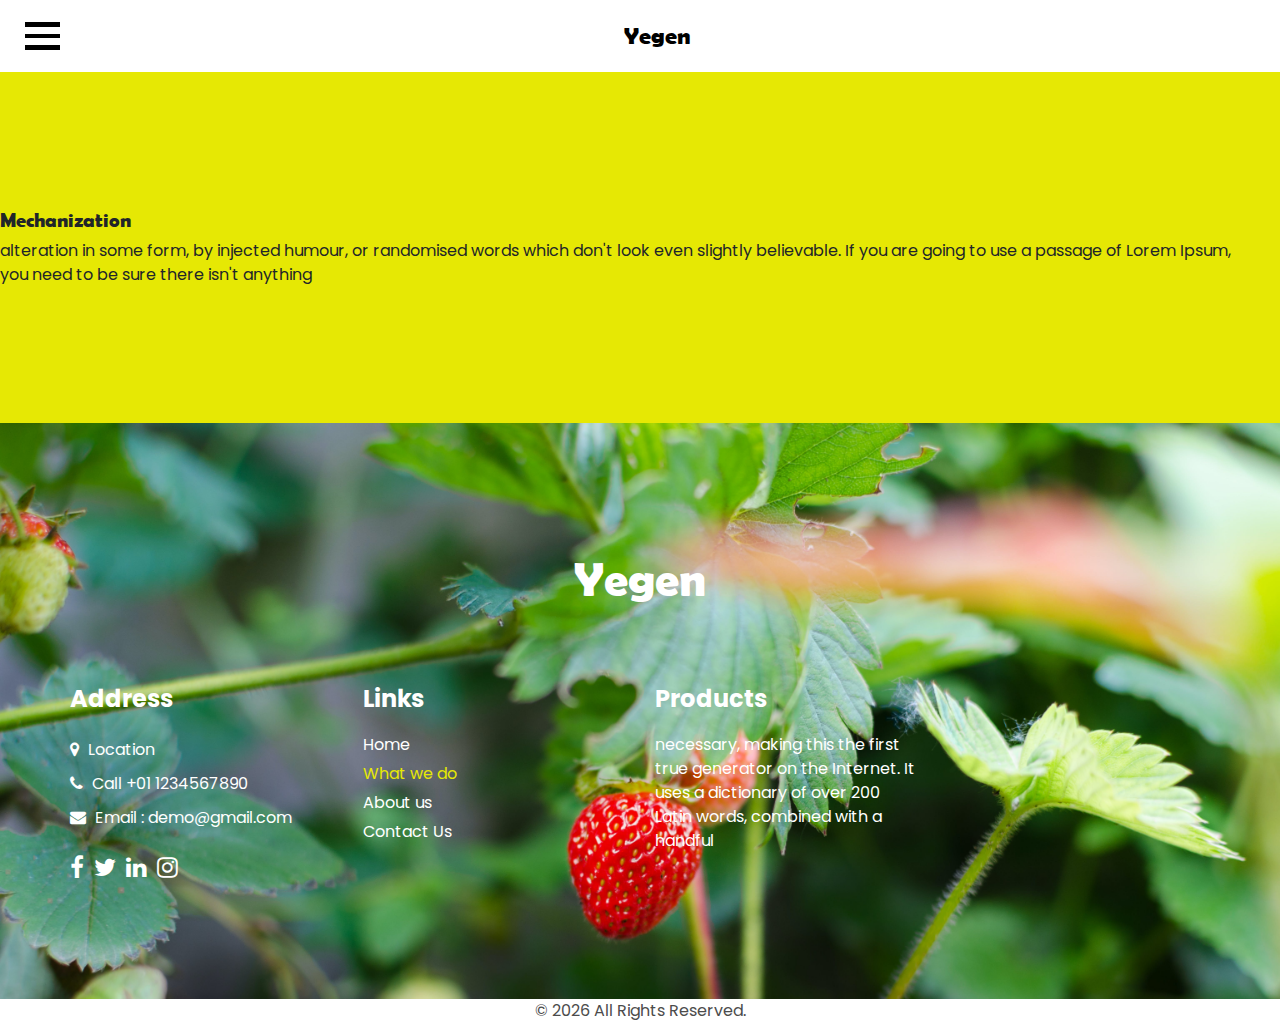
<file: mechanization.html>
<!DOCTYPE html>
<html>

<head>
  <!-- Basic -->
  <meta charset="utf-8" />
  <meta http-equiv="X-UA-Compatible" content="IE=edge" />
  <!-- Mobile Metas -->
  <meta name="viewport" content="width=device-width, initial-scale=1, shrink-to-fit=no" />
  <!-- Site Metas -->
  <meta name="keywords" content="" />
  <meta name="description" content="" />
  <meta name="author" content="" />

  <title>Yegen</title>

  <!-- slider stylesheet -->
  <link rel="stylesheet" type="text/css" href="https://cdnjs.cloudflare.com/ajax/libs/OwlCarousel2/2.3.4/assets/owl.carousel.min.css" />

  <!-- bootstrap core css -->
  <link rel="stylesheet" type="text/css" href="css/bootstrap.css" />
  <!-- fonts awesome style -->
  <link href="css/font-awesome.min.css" rel="stylesheet" />
  <!-- fonts style -->
  <link href="https://fonts.googleapis.com/css?family=Open+Sans:400,,600,700|Poppins:400,500,700&display=swap" rel="stylesheet" />

  <!-- Custom styles for this template -->
  <link href="css/style.css" rel="stylesheet" />
  <!-- responsive style -->
  <link href="css/responsive.css" rel="stylesheet" />
</head>

<body class="sub_page">
  <div class="hero_area">
    <!-- header section strats -->
    <header class="header_section">
      <nav class="navbar navbar-expand-lg custom_nav-container">
        <div class="custom_menu-btn">
          <button onclick="openNav()">
            <span class="s-1"> </span>
            <span class="s-2"> </span>
            <span class="s-3"> </span>
          </button>
        </div>
        <div id="myNav" class="overlay">
          <div class="menu_btn-style ">
            <button onclick="closeNav()">
              <span class="s-1"> </span>
              <span class="s-2"> </span>
              <span class="s-3"> </span>
            </button>
          </div>
          <div class="overlay-content">
            <a class="" href="index.html">
              Home
            </a>
            <a class="active" href="service.html">
              What we do
            </a>
            <a class="" href="about us.html">
              About us
            </a>
            <!-- <a class="" href="testimonial.html">
              Testimonial
            </a> -->
            <!-- <a class="" href="blog.html">
              Blog
            </a> -->
            <a class="" href="contact.html">
              Contact Us
            </a>
          </div>
        </div>
        <a class="navbar-brand" href="index.html">
          <span>
            Yegen
          </span>
        </a>
        <div class="user_option">
          <!-- <form class="form-inline">
            <button class="btn  nav_search-btn" type="submit">
              <i class="fa fa-search" aria-hidden="true"></i>
            </button>
          </form> -->
          <!-- <a href="">
            <i class="fa fa-user" aria-hidden="true"></i>
          </a> -->
        </div>
      </nav>
    </header>
    <!-- end header section -->
  </div>

  <!-- we do section -->

  <section class="wedo_section layout_padding section_pr">
        <div class="item">
          <div class="box">
            <!-- <div class="img-box">
              <img src="images/wedo-img1.jpg" alt="" />
            </div> -->
            <div class="detail-box">
              <h5>
                Mechanization
              </h5>
              <p>
                alteration in some form, by injected humour, or randomised words which don't look even slightly believable. If you are going to use a passage of Lorem Ipsum, you need to be sure there isn't anything
              </p>
              
            </div>
            
          </div>
  </section>

  <!-- end we do section -->

  <!-- info section -->

  <section class="info_section layout_padding section_pl">
    <div class="container">
      <div class="info_logo">
        <a href="">
          Yegen
        </a>
      </div>
      <div class="row">
        <div class="col-md-3">
          <div class="info_contact">
            <h4>
              Address
            </h4>
            <div class="contact_link_box">
              <a href="">
                <i class="fa fa-map-marker" aria-hidden="true"></i>
                <span>
                  Location
                </span>
              </a>
              <a href="">
                <i class="fa fa-phone" aria-hidden="true"></i>
                <span>
                  Call +01 1234567890
                </span>
              </a>
              <a href="">
                <i class="fa fa-envelope" aria-hidden="true"></i>
                <span>
                  Email : demo@gmail.com
                </span>
              </a>
            </div>
          </div>
          <div class="info_social">
            <a href="">
              <i class="fa fa-facebook" aria-hidden="true"></i>
            </a>
            <a href="">
              <i class="fa fa-twitter" aria-hidden="true"></i>
            </a>
            <a href="">
              <i class="fa fa-linkedin" aria-hidden="true"></i>
            </a>
            <a href="">
              <i class="fa fa-instagram" aria-hidden="true"></i>
            </a>
          </div>
        </div>
        <div class="col-md-3">
          <div class="info_link_box">
            <h4>
              Links
            </h4>
            <div class="info_links">
              <a class="" href="index.html">
                Home
              </a>
              <a class="active" href="service.html">
                What we do
              </a>
              <a class="" href="about us">
                About us
              </a>
              <!-- <a class="" href="testimonial.html">
                Testimonial
              </a> -->
              <!-- <a class="" href="blog.html">
                Blog
              </a> -->
              <a class="" href="contact.html">
                Contact Us
              </a>
            </div>
          </div>
        </div>
        <div class="col-md-3">
          <div class="info_detail">
            <h4>
              Products
            </h4>
            <p>
              necessary, making this the first true generator on the Internet. It uses a dictionary of over 200 Latin words, combined with a handful
            </p>
          </div>
        </div>
        <!-- <div class="col-md-3">
          <h4>
            Subscribe
          </h4>
          <form action="">
            <input type="text" placeholder="Your Email" />
            <button type="submit">
              Subscribe
            </button>
          </form> -->
        </div>
      </div>
    </div>
  </section>

  <!-- end info section -->

  <!-- footer section -->
  <footer class="footer_section">
    <div class="container">
      <p>
        &copy; <span id="displayYear"></span> All Rights Reserved.
        <!-- <a href="https://html.design/">Free Html Templates</a> -->
      </p>
    </div>
  </footer>
  <!-- footer section -->

  <script src="js/jquery-3.4.1.min.js"></script>
  <script src="js/bootstrap.js"></script>
  <script src="https://cdnjs.cloudflare.com/ajax/libs/OwlCarousel2/2.3.4/owl.carousel.min.js"></script>
  <script src="js/custom.js"></script>

</body>

</html>
</file>
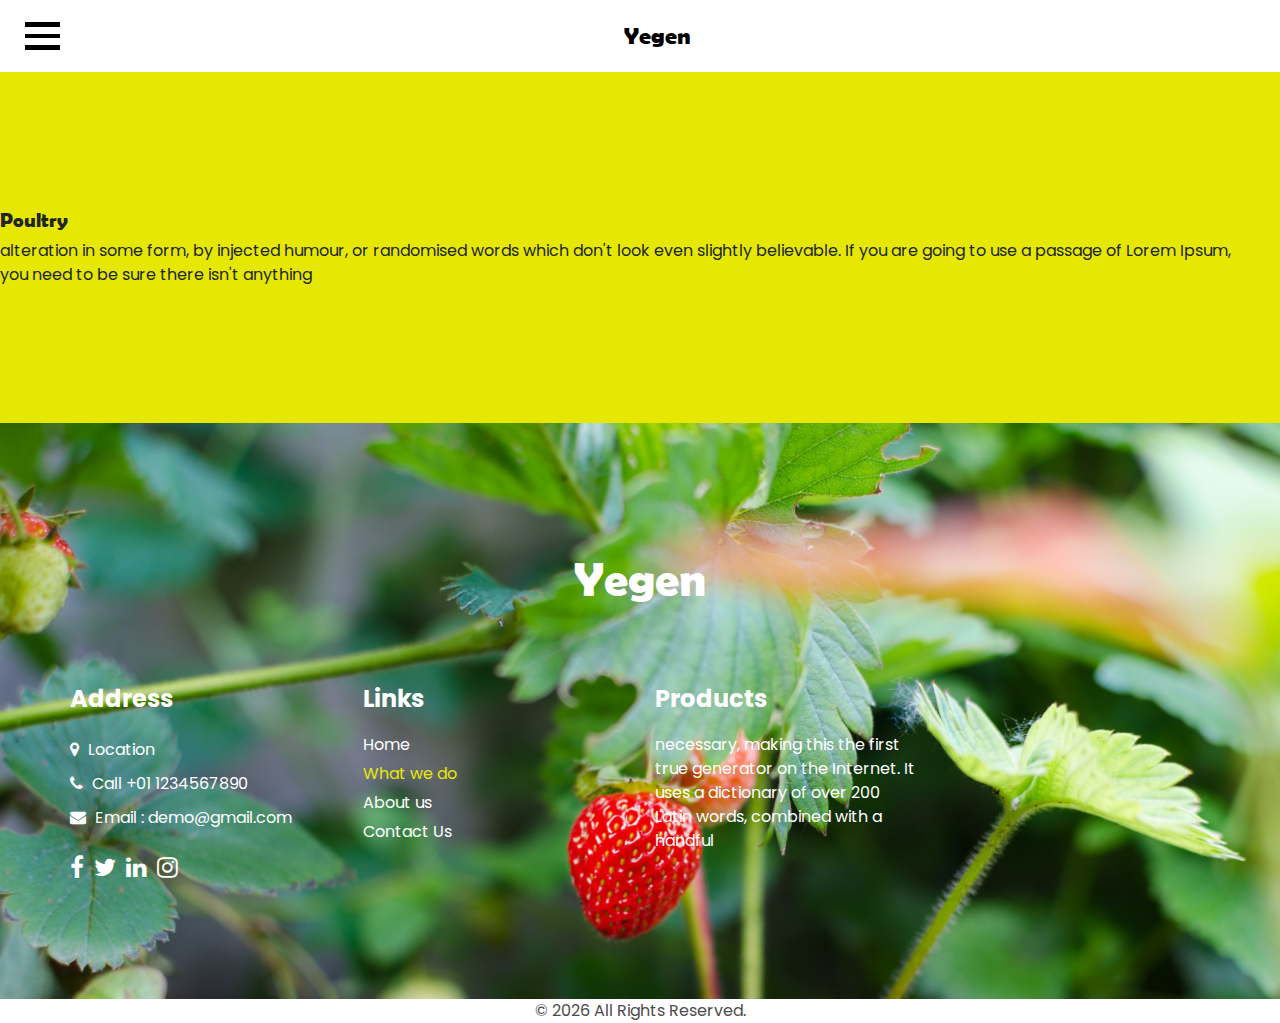
<file: poultry.html>
<!DOCTYPE html>
<html>

<head>
  <!-- Basic -->
  <meta charset="utf-8" />
  <meta http-equiv="X-UA-Compatible" content="IE=edge" />
  <!-- Mobile Metas -->
  <meta name="viewport" content="width=device-width, initial-scale=1, shrink-to-fit=no" />
  <!-- Site Metas -->
  <meta name="keywords" content="" />
  <meta name="description" content="" />
  <meta name="author" content="" />

  <title>Yegen</title>

  <!-- slider stylesheet -->
  <link rel="stylesheet" type="text/css" href="https://cdnjs.cloudflare.com/ajax/libs/OwlCarousel2/2.3.4/assets/owl.carousel.min.css" />

  <!-- bootstrap core css -->
  <link rel="stylesheet" type="text/css" href="css/bootstrap.css" />
  <!-- fonts awesome style -->
  <link href="css/font-awesome.min.css" rel="stylesheet" />
  <!-- fonts style -->
  <link href="https://fonts.googleapis.com/css?family=Open+Sans:400,,600,700|Poppins:400,500,700&display=swap" rel="stylesheet" />

  <!-- Custom styles for this template -->
  <link href="css/style.css" rel="stylesheet" />
  <!-- responsive style -->
  <link href="css/responsive.css" rel="stylesheet" />
</head>

<body class="sub_page">
  <div class="hero_area">
    <!-- header section strats -->
    <header class="header_section">
      <nav class="navbar navbar-expand-lg custom_nav-container">
        <div class="custom_menu-btn">
          <button onclick="openNav()">
            <span class="s-1"> </span>
            <span class="s-2"> </span>
            <span class="s-3"> </span>
          </button>
        </div>
        <div id="myNav" class="overlay">
          <div class="menu_btn-style ">
            <button onclick="closeNav()">
              <span class="s-1"> </span>
              <span class="s-2"> </span>
              <span class="s-3"> </span>
            </button>
          </div>
          <div class="overlay-content">
            <a class="" href="index.html">
              Home
            </a>
            <a class="active" href="service.html">
              What we do
            </a>
            <a class="" href="about us.html">
              About us
            </a>
            <!-- <a class="" href="testimonial.html">
              Testimonial
            </a> -->
            <!-- <a class="" href="blog.html">
              Blog
            </a> -->
            <a class="" href="contact.html">
              Contact Us
            </a>
          </div>
        </div>
        <a class="navbar-brand" href="index.html">
          <span>
            Yegen
          </span>
        </a>
        <div class="user_option">
          <!-- <form class="form-inline">
            <button class="btn  nav_search-btn" type="submit">
              <i class="fa fa-search" aria-hidden="true"></i>
            </button>
          </form> -->
          <!-- <a href="">
            <i class="fa fa-user" aria-hidden="true"></i>
          </a> -->
        </div>
      </nav>
    </header>
    <!-- end header section -->
  </div>

  <!-- we do section -->

  <section class="wedo_section layout_padding section_pr">
        <div class="item">
          <div class="box">
            <!-- <div class="img-box">
              <img src="images/wedo-img1.jpg" alt="" />
            </div> -->
            <div class="detail-box">
              <h5>
                Poultry
              </h5>
              <p>
                alteration in some form, by injected humour, or randomised words which don't look even slightly believable. If you are going to use a passage of Lorem Ipsum, you need to be sure there isn't anything
              </p>
              
            </div>
            
          </div>
  </section>

  <!-- end we do section -->

  <!-- info section -->

  <section class="info_section layout_padding section_pl">
    <div class="container">
      <div class="info_logo">
        <a href="">
          Yegen
        </a>
      </div>
      <div class="row">
        <div class="col-md-3">
          <div class="info_contact">
            <h4>
              Address
            </h4>
            <div class="contact_link_box">
              <a href="">
                <i class="fa fa-map-marker" aria-hidden="true"></i>
                <span>
                  Location
                </span>
              </a>
              <a href="">
                <i class="fa fa-phone" aria-hidden="true"></i>
                <span>
                  Call +01 1234567890
                </span>
              </a>
              <a href="">
                <i class="fa fa-envelope" aria-hidden="true"></i>
                <span>
                  Email : demo@gmail.com
                </span>
              </a>
            </div>
          </div>
          <div class="info_social">
            <a href="">
              <i class="fa fa-facebook" aria-hidden="true"></i>
            </a>
            <a href="">
              <i class="fa fa-twitter" aria-hidden="true"></i>
            </a>
            <a href="">
              <i class="fa fa-linkedin" aria-hidden="true"></i>
            </a>
            <a href="">
              <i class="fa fa-instagram" aria-hidden="true"></i>
            </a>
          </div>
        </div>
        <div class="col-md-3">
          <div class="info_link_box">
            <h4>
              Links
            </h4>
            <div class="info_links">
              <a class="" href="index.html">
                Home
              </a>
              <a class="active" href="service.html">
                What we do
              </a>
              <a class="" href="about us">
                About us
              </a>
              <!-- <a class="" href="testimonial.html">
                Testimonial
              </a> -->
              <!-- <a class="" href="blog.html">
                Blog
              </a> -->
              <a class="" href="contact.html">
                Contact Us
              </a>
            </div>
          </div>
        </div>
        <div class="col-md-3">
          <div class="info_detail">
            <h4>
              Products
            </h4>
            <p>
              necessary, making this the first true generator on the Internet. It uses a dictionary of over 200 Latin words, combined with a handful
            </p>
          </div>
        </div>
        <!-- <div class="col-md-3">
          <h4>
            Subscribe
          </h4>
          <form action="">
            <input type="text" placeholder="Your Email" />
            <button type="submit">
              Subscribe
            </button>
          </form>
        </div> -->
      </div>
    </div>
  </section>

  <!-- end info section -->

  <!-- footer section -->
  <footer class="footer_section">
    <div class="container">
      <p>
        &copy; <span id="displayYear"></span> All Rights Reserved.
        <!-- <a href="https://html.design/">Free Html Templates</a> -->
      </p>
    </div>
  </footer>
  <!-- footer section -->

  <script src="js/jquery-3.4.1.min.js"></script>
  <script src="js/bootstrap.js"></script>
  <script src="https://cdnjs.cloudflare.com/ajax/libs/OwlCarousel2/2.3.4/owl.carousel.min.js"></script>
  <script src="js/custom.js"></script>

</body>

</html>
</file>
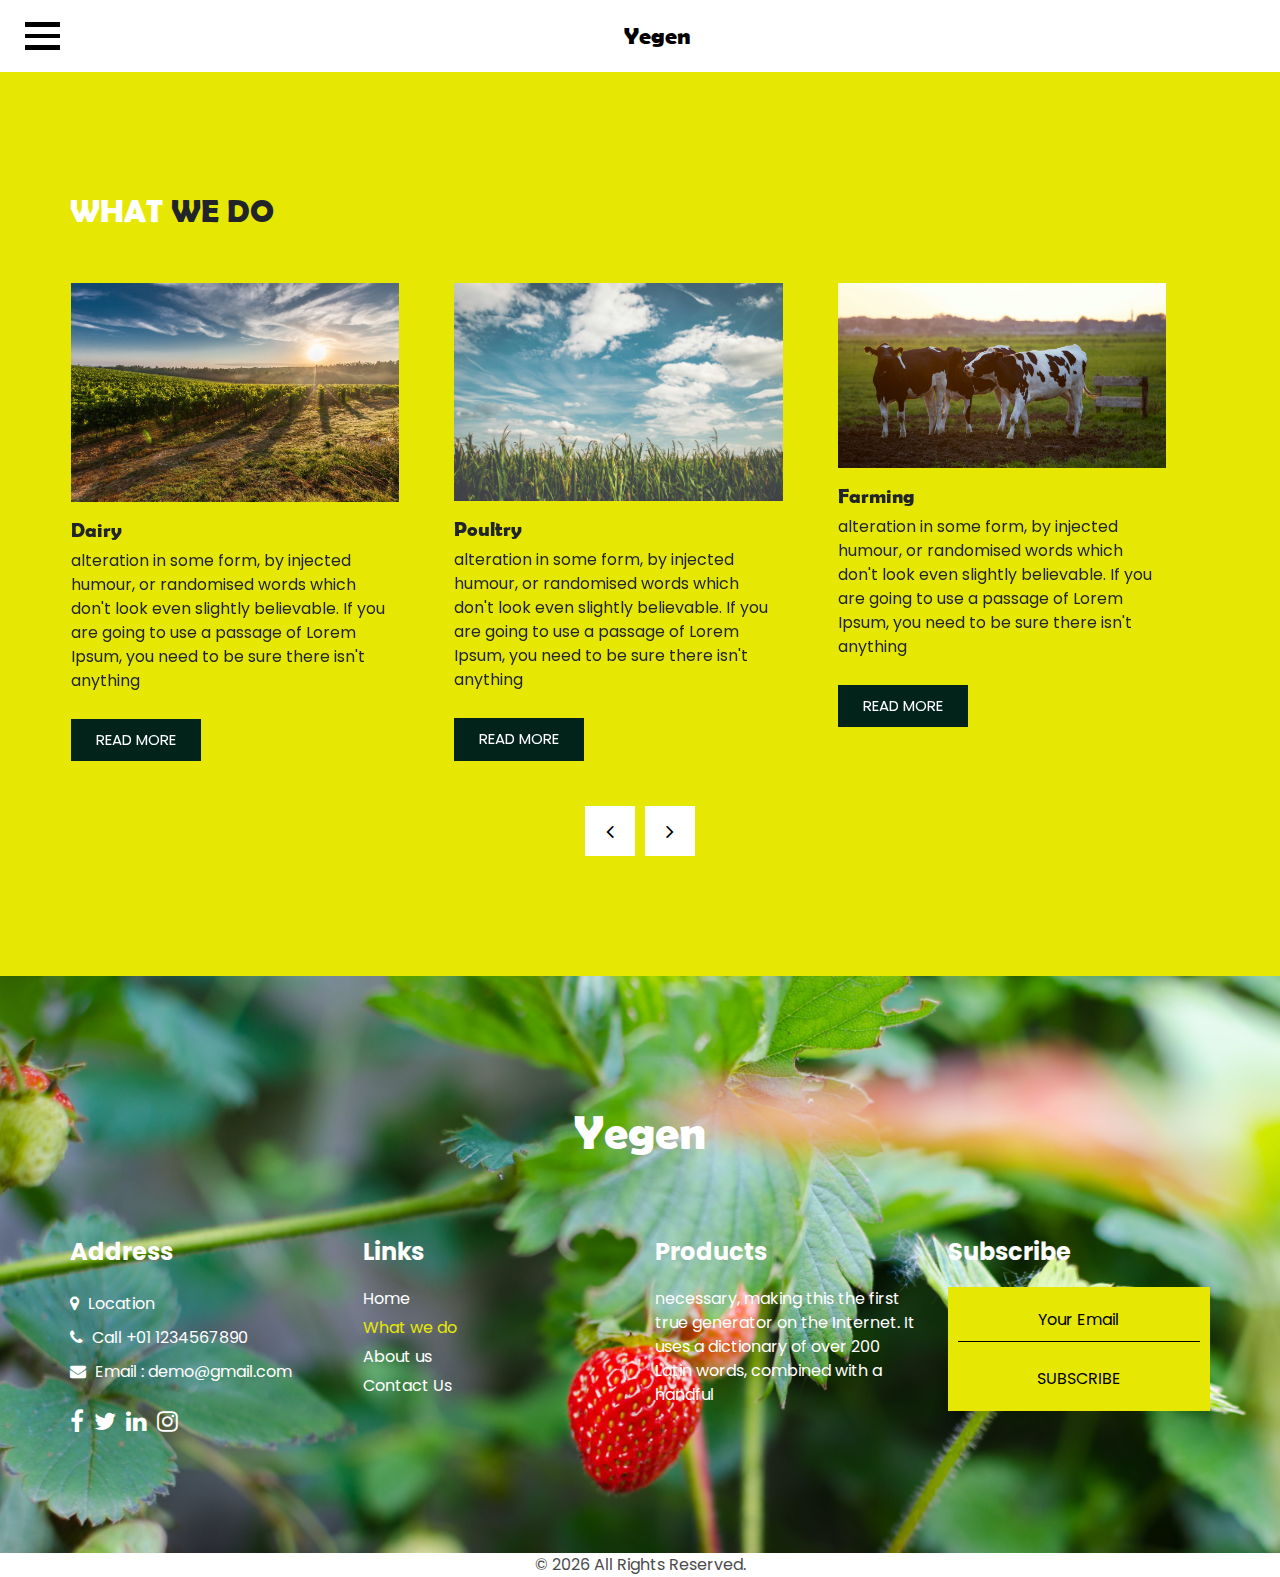
<file: service.html>
<!DOCTYPE html>
<html>

<head>
  <!-- Basic -->
  <meta charset="utf-8" />
  <meta http-equiv="X-UA-Compatible" content="IE=edge" />
  <!-- Mobile Metas -->
  <meta name="viewport" content="width=device-width, initial-scale=1, shrink-to-fit=no" />
  <!-- Site Metas -->
  <meta name="keywords" content="" />
  <meta name="description" content="" />
  <meta name="author" content="" />

  <title>Yegen</title>

  <!-- slider stylesheet -->
  <link rel="stylesheet" type="text/css" href="https://cdnjs.cloudflare.com/ajax/libs/OwlCarousel2/2.3.4/assets/owl.carousel.min.css" />

  <!-- bootstrap core css -->
  <link rel="stylesheet" type="text/css" href="css/bootstrap.css" />
  <!-- fonts awesome style -->
  <link href="css/font-awesome.min.css" rel="stylesheet" />
  <!-- fonts style -->
  <link href="https://fonts.googleapis.com/css?family=Open+Sans:400,,600,700|Poppins:400,500,700&display=swap" rel="stylesheet" />

  <!-- Custom styles for this template -->
  <link href="css/style.css" rel="stylesheet" />
  <!-- responsive style -->
  <link href="css/responsive.css" rel="stylesheet" />
</head>

<body class="sub_page">
  <div class="hero_area">
    <!-- header section strats -->
    <header class="header_section">
      <nav class="navbar navbar-expand-lg custom_nav-container">
        <div class="custom_menu-btn">
          <button onclick="openNav()">
            <span class="s-1"> </span>
            <span class="s-2"> </span>
            <span class="s-3"> </span>
          </button>
        </div>
        <div id="myNav" class="overlay">
          <div class="menu_btn-style ">
            <button onclick="closeNav()">
              <span class="s-1"> </span>
              <span class="s-2"> </span>
              <span class="s-3"> </span>
            </button>
          </div>
          <div class="overlay-content">
            <a class="" href="index.html">
              Home
            </a>
            <a class="active" href="service.html">
              What we do
            </a>
            <a class="" href="about us.html">
              About us
            </a>
            <!-- <a class="" href="testimonial.html">
              Testimonial
            </a> -->
            <!-- <a class="" href="blog.html">
              Blog
            </a> -->
            <a class="" href="contact.html">
              Contact Us
            </a>
          </div>
        </div>
        <a class="navbar-brand" href="index.html">
          <span>
            Yegen
          </span>
        </a>
        <div class="user_option">
          <!-- <form class="form-inline">
            <button class="btn  nav_search-btn" type="submit">
              <i class="fa fa-search" aria-hidden="true"></i>
            </button>
          </form> -->
          <!-- <a href="">
            <i class="fa fa-user" aria-hidden="true"></i>
          </a> -->
        </div>
      </nav>
    </header>
    <!-- end header section -->
  </div>

  <!-- we do section -->

  <section class="wedo_section layout_padding section_pr">
    <div class="container">
      <div class="heading_container">
        <h2><span>What</span> We do</h2>
      </div>
      <div class="carousel-wrap ">
        <div class="owl-carousel wedo_owl_carousel">
          <div class="item">
            <div class="box">
              <div class="img-box">
                <img src="images/pexels-pixabay-51947.jpg" alt="" />
              </div>
              <div class="detail-box">
                <h5>
                  Dairy
                </h5>
                <p>
                  alteration in some form, by injected humour, or randomised words which don't look even slightly believable. If you are going to use a passage of Lorem Ipsum, you need to be sure there isn't anything
                </p>
                <a href="dairy.html">
                  Read More
                </a>
              </div>
            </div>
          </div>
          <div class="item">
            <div class="box ">
              <div class="img-box">
                <img src="images/pexels-pixabay-158827.jpg" alt="" />
              </div>
              <div class="detail-box">
                <h5>
                  Poultry
                </h5>
                <p>
                  alteration in some form, by injected humour, or randomised words which don't look even slightly believable. If you are going to use a passage of Lorem Ipsum, you need to be sure there isn't anything
                </p>
                <a href="poultry.html">
                  Read More
                </a>
              </div>
            </div>
          </div>
          <div class="item">
            <div class="box ">
              <div class="img-box">
                <img src="images/pexels-matthias-zomer-422218.jpg" alt="" />
              </div>
              <div class="detail-box">
                <h5>
                  Farming
                </h5>
                <p>
                  alteration in some form, by injected humour, or randomised words which don't look even slightly believable. If you are going to use a passage of Lorem Ipsum, you need to be sure there isn't anything
                </p>
                <a href="farming.html">
                  Read More
                </a>
              </div>
            </div>
          </div>
        </div>
      </div>
    </div>
  </section>

  <!-- end we do section -->

  <!-- info section -->

  <section class="info_section layout_padding section_pl">
    <div class="container">
      <div class="info_logo">
        <a href="">
          Yegen
        </a>
      </div>
      <div class="row">
        <div class="col-md-3">
          <div class="info_contact">
            <h4>
              Address
            </h4>
            <div class="contact_link_box">
              <a href="">
                <i class="fa fa-map-marker" aria-hidden="true"></i>
                <span>
                  Location
                </span>
              </a>
              <a href="">
                <i class="fa fa-phone" aria-hidden="true"></i>
                <span>
                  Call +01 1234567890
                </span>
              </a>
              <a href="">
                <i class="fa fa-envelope" aria-hidden="true"></i>
                <span>
                  Email : demo@gmail.com
                </span>
              </a>
            </div>
          </div>
          <div class="info_social">
            <a href="">
              <i class="fa fa-facebook" aria-hidden="true"></i>
            </a>
            <a href="">
              <i class="fa fa-twitter" aria-hidden="true"></i>
            </a>
            <a href="">
              <i class="fa fa-linkedin" aria-hidden="true"></i>
            </a>
            <a href="">
              <i class="fa fa-instagram" aria-hidden="true"></i>
            </a>
          </div>
        </div>
        <div class="col-md-3">
          <div class="info_link_box">
            <h4>
              Links
            </h4>
            <div class="info_links">
              <a class="" href="index.html">
                Home
              </a>
              <a class="active" href="service.html">
                What we do
              </a>
              <a class="" href="about us.html">
                About us
              </a>
              <!-- <a class="" href="testimonial.html">
                Testimonial
              </a> -->
              <!-- <a class="" href="blog.html">
                Blog
              </a> -->
              <a class="" href="contact.html">
                Contact Us
              </a>
            </div>
          </div>
        </div>
        <div class="col-md-3">
          <div class="info_detail">
            <h4>
              Products
            </h4>
            <p>
              necessary, making this the first true generator on the Internet. It uses a dictionary of over 200 Latin words, combined with a handful
            </p>
          </div>
        </div>
        <div class="col-md-3">
          <h4>
            Subscribe
          </h4>
          <form action="">
            <input type="text" placeholder="Your Email" />
            <button type="submit">
              Subscribe
            </button>
          </form>
        </div>
      </div>
    </div>
  </section>

  <!-- end info section -->

  <!-- footer section -->
  <footer class="footer_section">
    <div class="container">
      <p>
        &copy; <span id="displayYear"></span> All Rights Reserved.
        <!-- <a href="https://html.design/">Free Html Templates</a> -->
      </p>
    </div>
  </footer>
  <!-- footer section -->

  <script src="js/jquery-3.4.1.min.js"></script>
  <script src="js/bootstrap.js"></script>
  <script src="https://cdnjs.cloudflare.com/ajax/libs/OwlCarousel2/2.3.4/owl.carousel.min.js"></script>
  <script src="js/custom.js"></script>

</body>

</html>
</file>
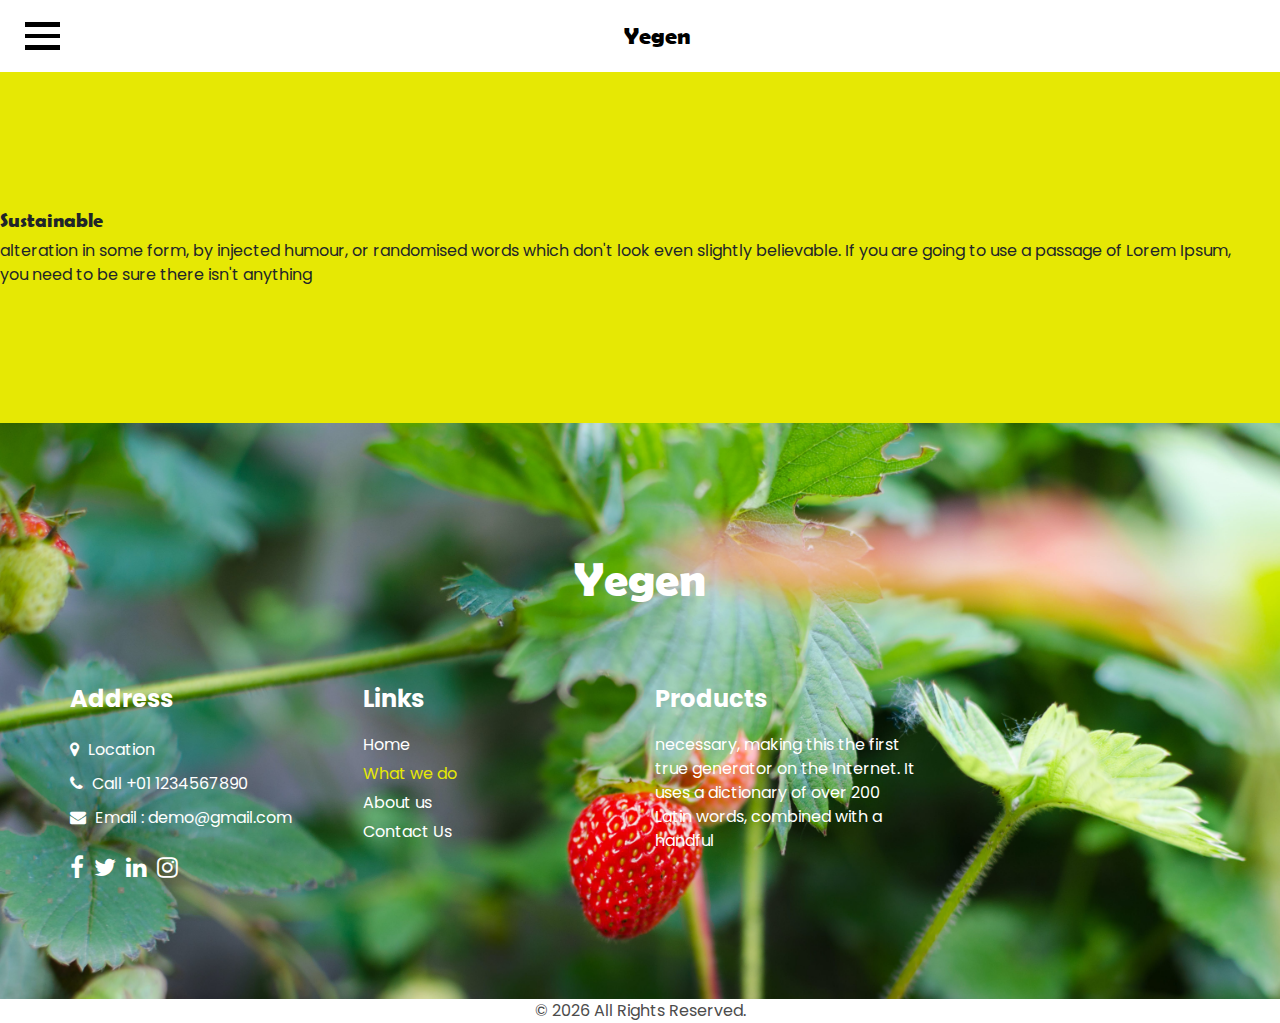
<file: sustainable.html>
<!DOCTYPE html>
<html>

<head>
  <!-- Basic -->
  <meta charset="utf-8" />
  <meta http-equiv="X-UA-Compatible" content="IE=edge" />
  <!-- Mobile Metas -->
  <meta name="viewport" content="width=device-width, initial-scale=1, shrink-to-fit=no" />
  <!-- Site Metas -->
  <meta name="keywords" content="" />
  <meta name="description" content="" />
  <meta name="author" content="" />

  <title>Yegen</title>

  <!-- slider stylesheet -->
  <link rel="stylesheet" type="text/css" href="https://cdnjs.cloudflare.com/ajax/libs/OwlCarousel2/2.3.4/assets/owl.carousel.min.css" />

  <!-- bootstrap core css -->
  <link rel="stylesheet" type="text/css" href="css/bootstrap.css" />
  <!-- fonts awesome style -->
  <link href="css/font-awesome.min.css" rel="stylesheet" />
  <!-- fonts style -->
  <link href="https://fonts.googleapis.com/css?family=Open+Sans:400,,600,700|Poppins:400,500,700&display=swap" rel="stylesheet" />

  <!-- Custom styles for this template -->
  <link href="css/style.css" rel="stylesheet" />
  <!-- responsive style -->
  <link href="css/responsive.css" rel="stylesheet" />
</head>

<body class="sub_page">
  <div class="hero_area">
    <!-- header section strats -->
    <header class="header_section">
      <nav class="navbar navbar-expand-lg custom_nav-container">
        <div class="custom_menu-btn">
          <button onclick="openNav()">
            <span class="s-1"> </span>
            <span class="s-2"> </span>
            <span class="s-3"> </span>
          </button>
        </div>
        <div id="myNav" class="overlay">
          <div class="menu_btn-style ">
            <button onclick="closeNav()">
              <span class="s-1"> </span>
              <span class="s-2"> </span>
              <span class="s-3"> </span>
            </button>
          </div>
          <div class="overlay-content">
            <a class="" href="index.html">
              Home
            </a>
            <a class="active" href="service.html">
              What we do
            </a>
            <a class="" href="about us.html">
              About us
            </a>
            <!-- <a class="" href="testimonial.html">
              Testimonial
            </a> -->
            <!-- <a class="" href="blog.html">
              Blog
            </a> -->
            <a class="" href="contact.html">
              Contact Us
            </a>
          </div>
        </div>
        <a class="navbar-brand" href="index.html">
          <span>
            Yegen
          </span>
        </a>
        <div class="user_option">
          <!-- <form class="form-inline">
            <button class="btn  nav_search-btn" type="submit">
              <i class="fa fa-search" aria-hidden="true"></i>
            </button>
          </form> -->
          <!-- <a href="">
            <i class="fa fa-user" aria-hidden="true"></i>
          </a> -->
        </div>
      </nav>
    </header>
    <!-- end header section -->
  </div>

  <!-- we do section -->

  <section class="wedo_section layout_padding section_pr">
        <div class="item">
          <div class="box">
            <!-- <div class="img-box">
              <img src="images/wedo-img1.jpg" alt="" />
            </div> -->
            <div class="detail-box">
              <h5>
                Sustainable
              </h5>
              <p>
                alteration in some form, by injected humour, or randomised words which don't look even slightly believable. If you are going to use a passage of Lorem Ipsum, you need to be sure there isn't anything
              </p>
              
            </div>
            
          </div>
  </section>

  <!-- end we do section -->

  <!-- info section -->

  <section class="info_section layout_padding section_pl">
    <div class="container">
      <div class="info_logo">
        <a href="">
          Yegen
        </a>
      </div>
      <div class="row">
        <div class="col-md-3">
          <div class="info_contact">
            <h4>
              Address
            </h4>
            <div class="contact_link_box">
              <a href="">
                <i class="fa fa-map-marker" aria-hidden="true"></i>
                <span>
                  Location
                </span>
              </a>
              <a href="">
                <i class="fa fa-phone" aria-hidden="true"></i>
                <span>
                  Call +01 1234567890
                </span>
              </a>
              <a href="">
                <i class="fa fa-envelope" aria-hidden="true"></i>
                <span>
                  Email : demo@gmail.com
                </span>
              </a>
            </div>
          </div>
          <div class="info_social">
            <a href="">
              <i class="fa fa-facebook" aria-hidden="true"></i>
            </a>
            <a href="">
              <i class="fa fa-twitter" aria-hidden="true"></i>
            </a>
            <a href="">
              <i class="fa fa-linkedin" aria-hidden="true"></i>
            </a>
            <a href="">
              <i class="fa fa-instagram" aria-hidden="true"></i>
            </a>
          </div>
        </div>
        <div class="col-md-3">
          <div class="info_link_box">
            <h4>
              Links
            </h4>
            <div class="info_links">
              <a class="" href="index.html">
                Home
              </a>
              <a class="active" href="service.html">
                What we do
              </a>
              <a class="" href="about us">
                About us
              </a>
              <!-- <a class="" href="testimonial.html">
                Testimonial
              </a> -->
              <!-- <a class="" href="blog.html">
                Blog
              </a> -->
              <a class="" href="contact.html">
                Contact Us
              </a>
            </div>
          </div>
        </div>
        <div class="col-md-3">
          <div class="info_detail">
            <h4>
              Products
            </h4>
            <p>
              necessary, making this the first true generator on the Internet. It uses a dictionary of over 200 Latin words, combined with a handful
            </p>
          </div>
        </div>
        <!-- <div class="col-md-3">
          <h4>
            Subscribe
          </h4>
          <form action="">
            <input type="text" placeholder="Your Email" />
            <button type="submit">
              Subscribe
            </button>
          </form>
        </div> -->
      </div>
    </div>
  </section>

  <!-- end info section -->

  <!-- footer section -->
  <footer class="footer_section">
    <div class="container">
      <p>
        &copy; <span id="displayYear"></span> All Rights Reserved.
        <!-- <a href="https://html.design/">Free Html Templates</a> -->
      </p>
    </div>
  </footer>
  <!-- footer section -->

  <script src="js/jquery-3.4.1.min.js"></script>
  <script src="js/bootstrap.js"></script>
  <script src="https://cdnjs.cloudflare.com/ajax/libs/OwlCarousel2/2.3.4/owl.carousel.min.js"></script>
  <script src="js/custom.js"></script>

</body>

</html>
</file>
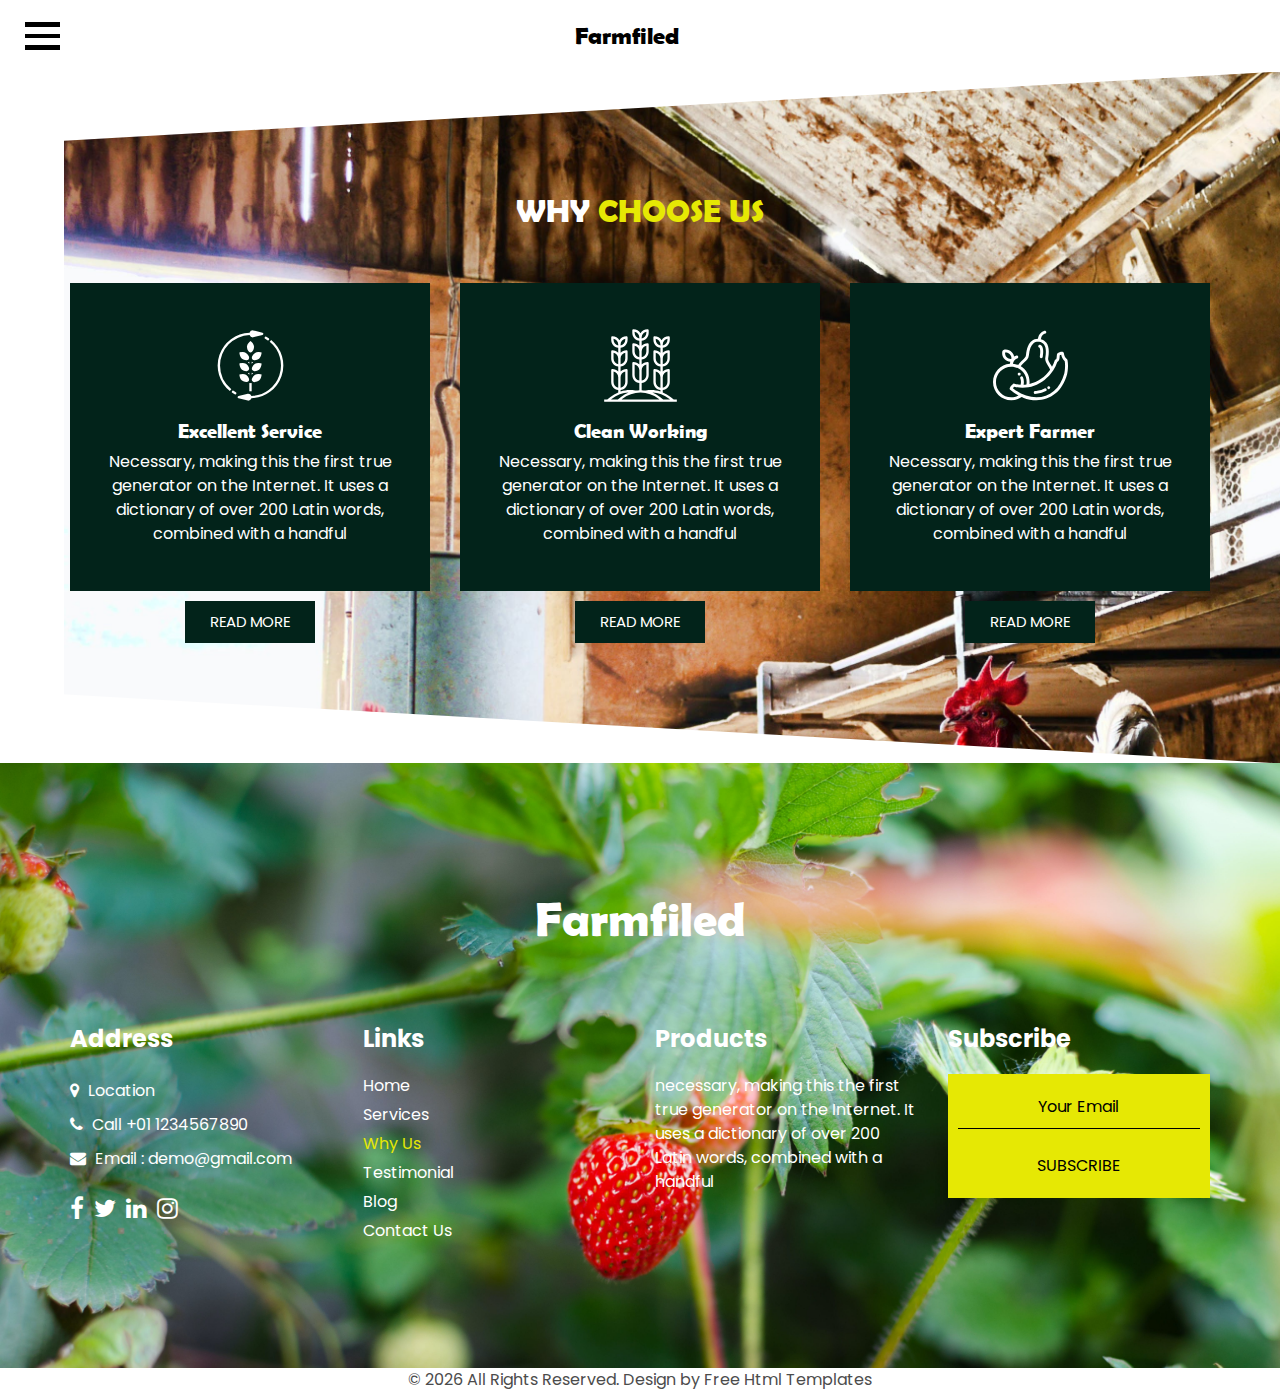
<file: why.html>
<!DOCTYPE html>
<html>

<head>
  <!-- Basic -->
  <meta charset="utf-8" />
  <meta http-equiv="X-UA-Compatible" content="IE=edge" />
  <!-- Mobile Metas -->
  <meta name="viewport" content="width=device-width, initial-scale=1, shrink-to-fit=no" />
  <!-- Site Metas -->
  <meta name="keywords" content="" />
  <meta name="description" content="" />
  <meta name="author" content="" />

  <title>Farmfiled</title>

  <!-- slider stylesheet -->
  <link rel="stylesheet" type="text/css" href="https://cdnjs.cloudflare.com/ajax/libs/OwlCarousel2/2.3.4/assets/owl.carousel.min.css" />

  <!-- bootstrap core css -->
  <link rel="stylesheet" type="text/css" href="css/bootstrap.css" />
  <!-- fonts awesome style -->
  <link href="css/font-awesome.min.css" rel="stylesheet" />
  <!-- fonts style -->
  <link href="https://fonts.googleapis.com/css?family=Open+Sans:400,,600,700|Poppins:400,500,700&display=swap" rel="stylesheet" />

  <!-- Custom styles for this template -->
  <link href="css/style.css" rel="stylesheet" />
  <!-- responsive style -->
  <link href="css/responsive.css" rel="stylesheet" />
</head>

<body class="sub_page">
  <div class="hero_area">
    <!-- header section strats -->
    <header class="header_section">
      <nav class="navbar navbar-expand-lg custom_nav-container">
        <div class="custom_menu-btn">
          <button onclick="openNav()">
            <span class="s-1"> </span>
            <span class="s-2"> </span>
            <span class="s-3"> </span>
          </button>
        </div>
        <div id="myNav" class="overlay">
          <div class="menu_btn-style ">
            <button onclick="closeNav()">
              <span class="s-1"> </span>
              <span class="s-2"> </span>
              <span class="s-3"> </span>
            </button>
          </div>
          <div class="overlay-content">
            <a class="" href="index.html">
              Home
            </a>
            <a class="" href="service.html">
              Services
            </a>
            <a class="active" href="why.html">
              Why us
            </a>
            <a class="" href="testimonial.html">
              Testimonial
            </a>
            <a class="" href="blog.html">
              Blog
            </a>
            <a class="" href="contact.html">
              Contact Us
            </a>
          </div>
        </div>
        <a class="navbar-brand" href="index.html">
          <span>
            Farmfiled
          </span>
        </a>
        <div class="user_option">
          <form class="form-inline">
            <button class="btn  nav_search-btn" type="submit">
              <i class="fa fa-search" aria-hidden="true"></i>
            </button>
          </form>
          <a href="">
            <i class="fa fa-user" aria-hidden="true"></i>
          </a>
        </div>
      </nav>
    </header>
    <!-- end header section -->
  </div>


  <!-- choose section -->

  <section class="choose_section layout_padding section_pl ">
    <div class="container py_mobile_45">
      <div class="heading_container heading_center">
        <h2>Why <span>choose us</span></h2>
      </div>
      <div class="row">
        <div class="col-md-4">
          <div class="box ">
            <div class="box_content">
              <div class="img-box">
                <svg height="512" viewBox="0 0 64 64" width="512" xmlns="http://www.w3.org/2000/svg">
                  <g id="Agronomy">
                    <path d="m34.27 38.65a4.334 4.334 0 0 1 -1.27-.51v1.7a10.317 10.317 0 0 1 1.27-1.19z" />
                    <path d="m31 30.51v-1.7a4.334 4.334 0 0 1 -1.27.51 9.605 9.605 0 0 1 1.27 1.19z" />
                    <path d="m33 30.51a9.605 9.605 0 0 1 1.27-1.19 4.334 4.334 0 0 1 -1.27-.51z" />
                    <path d="m31 38.14a4.334 4.334 0 0 1 -1.27.51 10.317 10.317 0 0 1 1.27 1.19z" />
                    <path d="m35 15.83c0-1.92-1.83-3.81-3-4.75-1 .81-3 2.69-3 4.75 0 2.71 1.37 5 3 5s3-2.29 3-5z" />
                    <path d="m28.14 21.27c-1.69-1.18-4.37-.62-5.61-.27.09 1.29.48 4 2.17 5.18a6.717 6.717 0 0 0 3.59 1.3 2.616 2.616 0 0 0 2.22-.89 2.575 2.575 0 0 0 .07-2.38 6.694 6.694 0 0 0 -2.44-2.94z" />
                    <path d="m35.86 21.27a6.694 6.694 0 0 0 -2.44 2.94 2.575 2.575 0 0 0 .07 2.38 2.616 2.616 0 0 0 2.22.89 6.717 6.717 0 0 0 3.59-1.3c1.58-1.1 2.07-3.68 2.18-5.18-1.24-.35-3.93-.91-5.62.27z" />
                    <path d="m24.7 35.52a6.784 6.784 0 0 0 3.59 1.29 2.615 2.615 0 0 0 2.22-.88 2.6 2.6 0 0 0 .07-2.39 6.694 6.694 0 0 0 -2.44-2.94c-1.69-1.18-4.37-.62-5.61-.26.09 1.28.48 3.99 2.17 5.18z" />
                    <path d="m33.49 35.93a2.615 2.615 0 0 0 2.22.88 6.784 6.784 0 0 0 3.59-1.29c1.69-1.19 2.08-3.9 2.17-5.18-1.24-.36-3.92-.92-5.61.26a6.694 6.694 0 0 0 -2.44 2.94 2.6 2.6 0 0 0 .07 2.39z" />
                    <path d="m24.7 44.85a6.619 6.619 0 0 0 3.59 1.29 2.587 2.587 0 0 0 2.22-.88 2.6 2.6 0 0 0 .07-2.39 6.749 6.749 0 0 0 -2.44-2.94c-1.58-1.1-4.17-.68-5.61-.27.09 1.29.48 4.01 2.17 5.19z" />
                    <path d="m35.71 46.14a6.619 6.619 0 0 0 3.59-1.29c1.58-1.11 2.07-3.68 2.18-5.18-1.24-.35-3.93-.92-5.62.26a6.749 6.749 0 0 0 -2.44 2.94 2.173 2.173 0 0 0 2.29 3.27z" />
                    <path d="m6 32a26.025 26.025 0 0 1 25.191-25.979 3 3 0 0 0 2.809 1.979.984.984 0 0 0 .242-.03l8-2a1 1 0 0 0 0-1.94l-8-2a.984.984 0 0 0 -.242-.03 2.994 2.994 0 0 0 -2.822 2.021 27.993 27.993 0 0 0 -16.778 49.756l1.258-1.554a25.912 25.912 0 0 1 -9.658-20.223z" />
                    <path d="m19.481 54.792c-.653-.359-1.3-.753-1.924-1.171a1 1 0 1 0 -1.114 1.662c.673.45 1.371.875 2.076 1.262a.989.989 0 0 0 .48.123 1 1 0 0 0 .482-1.876z" />
                    <path d="m49.631 10.244-1.262 1.556a26 26 0 0 1 -15.56 46.183 3 3 0 0 0 -2.809-1.983.984.984 0 0 0 -.242.03l-8 2a1 1 0 0 0 0 1.94l8 2a.984.984 0 0 0 .242.03 2.994 2.994 0 0 0 2.822-2.021 28 28 0 0 0 16.809-49.735z" />
                    <path d="m44.519 9.208c.653.359 1.3.753 1.924 1.171a1 1 0 0 0 1.114-1.662c-.673-.45-1.371-.875-2.076-1.262a1 1 0 0 0 -.962 1.753z" />
                    <path d="m31 47h2v7h-2z" />
                  </g>
                </svg>
              </div>
              <div class="detail-box">
                <h5>
                  Excellent Service
                </h5>
                <p>
                  Necessary, making this the first true generator on the Internet. It uses a dictionary of over 200 Latin words, combined with a handful
                </p>
              </div>
            </div>
            <div class="btn-box">
              <a href="">
                Read More
              </a>
            </div>
          </div>
        </div>
        <div class="col-md-4">
          <div class="box ">
            <div class="box_content">
              <div class="img-box">
                <svg id="Layer_3" enable-background="new 0 0 64 64" height="512" viewBox="0 0 64 64" width="512" xmlns="http://www.w3.org/2000/svg">
                  <path d="m60.351 61-2.699-2.159c-2.021-1.617-4.273-2.901-6.652-3.864v-2.057c3.387-.488 6-3.401 6-6.92v-10c0-.553-.448-1-1-1-1.958 0-3.728.81-5 2.111v-4.19c3.387-.488 6-3.401 6-6.92v-6c0-.552-.448-1-1-1-1.958 0-3.728.81-5 2.11v-4.19c3.387-.488 6-3.401 6-6.92v-2.001c0-.552-.448-1-1-1-2.548 0-4.775 1.373-6 3.413-1.225-2.04-3.452-3.413-6-3.413-.552 0-1 .448-1 1v2c0 3.519 2.613 6.432 6 6.92v4.19c-1.272-1.3-3.042-2.11-5-2.11-.552 0-1 .448-1 1v6c0 3.519 2.613 6.432 6 6.92v4.19c-1.272-1.3-3.042-2.11-5-2.11-.552 0-1 .447-1 1v10c0 3.519 2.613 6.432 6 6.92v1.338c-2.578-.813-5.274-1.258-8-1.258-1.5 0-3.008.135-4.49.388-1.157-.2-2.331-.301-3.51-.346v-6.122c3.387-.488 6-3.401 6-6.92v-10c0-.552-.448-1-1-1-1.958 0-3.728.81-5 2.11v-4.19c3.387-.488 6-3.401 6-6.92v-6c0-.552-.448-1-1-1-1.958 0-3.728.81-5 2.11v-4.19c3.387-.488 6-3.401 6-6.92v-2c0-.552-.448-1-1-1-2.548 0-4.775 1.373-6 3.413-1.225-2.04-3.452-3.413-6-3.413-.552 0-1 .448-1 1v2c0 3.519 2.613 6.432 6 6.92v4.19c-1.272-1.3-3.042-2.11-5-2.11-.552 0-1 .448-1 1v6c0 3.519 2.613 6.432 6 6.92v4.19c-1.272-1.3-3.042-2.11-5-2.11-.552 0-1 .448-1 1v10c0 3.519 2.613 6.432 6 6.92v6.123c-1.179.045-2.353.146-3.51.346-1.482-.254-2.99-.389-4.49-.389-2.726 0-5.422.445-8 1.258v-1.338c3.387-.488 6-3.401 6-6.92v-10c0-.553-.448-1-1-1-1.958 0-3.728.81-5 2.111v-4.19c3.387-.488 6-3.401 6-6.92v-6c0-.552-.448-1-1-1-1.958 0-3.728.81-5 2.11v-4.19c3.387-.488 6-3.401 6-6.92v-2.001c0-.552-.448-1-1-1-2.548 0-4.775 1.373-6 3.413-1.225-2.04-3.452-3.413-6-3.413-.552 0-1 .448-1 1v2c0 3.519 2.613 6.432 6 6.92v4.19c-1.272-1.3-3.042-2.11-5-2.11-.552 0-1 .448-1 1v6c0 3.519 2.613 6.432 6 6.92v4.19c-1.272-1.3-3.042-2.11-5-2.11-.552 0-1 .447-1 1v10c0 3.519 2.613 6.432 6 6.92v2.057c-2.379.963-4.631 2.247-6.652 3.864l-2.699 2.159h-2.649v2h62v-2zm-5.351-23.899v8.899c0 2.415-1.721 4.435-4 4.899v-8.899c0-2.415 1.721-4.435 4-4.899zm0-16v4.899c0 2.415-1.721 4.435-4 4.899v-4.899c0-2.415 1.721-4.435 4-4.899zm0-12v.899c0 2.415-1.721 4.435-4 4.899v-.899c0-2.415 1.721-4.435 4-4.899zm-10 .899v-.899c2.279.464 4 2.485 4 4.899v.899c-2.279-.464-4-2.484-4-4.899zm0 16v-4.899c2.279.464 4 2.485 4 4.899v4.899c-2.279-.464-4-2.484-4-4.899zm0 20v-8.899c2.279.465 4 2.484 4 4.899v8.899c-2.279-.464-4-2.484-4-4.899zm-26-8.899v8.899c0 2.415-1.721 4.435-4 4.899v-8.899c0-2.415 1.721-4.435 4-4.899zm0-16v4.899c0 2.415-1.721 4.435-4 4.899v-4.899c0-2.415 1.721-4.435 4-4.899zm0-12v.899c0 2.415-1.721 4.435-4 4.899v-.899c0-2.415 1.721-4.435 4-4.899zm-10 .899v-.899c2.279.464 4 2.485 4 4.899v.899c-2.279-.464-4-2.484-4-4.899zm0 16v-4.899c2.279.464 4 2.485 4 4.899v4.899c-2.279-.464-4-2.484-4-4.899zm0 20v-8.899c2.279.465 4 2.484 4 4.899v8.899c-2.279-.464-4-2.484-4-4.899zm47.403 14.403.746.597h-5.798l-2.699-2.159c-1.97-1.576-4.159-2.836-6.471-3.792 5.144.264 10.181 2.121 14.222 5.354zm-24.403-5.403c5.578 0 11.048 1.919 15.403 5.403l.746.597h-32.298l.746-.597c4.355-3.484 9.825-5.403 15.403-5.403zm5-23.899v8.899c0 2.415-1.721 4.435-4 4.899v-8.899c0-2.415 1.721-4.435 4-4.899zm0-16v4.899c0 2.415-1.721 4.435-4 4.899v-4.899c0-2.415 1.721-4.435 4-4.899zm0-12v.899c0 2.415-1.721 4.435-4 4.899v-.899c0-2.415 1.721-4.435 4-4.899zm-10 .899v-.899c2.279.464 4 2.484 4 4.899v.899c-2.279-.464-4-2.484-4-4.899zm0 16v-4.899c2.279.464 4 2.485 4 4.899v4.899c-2.279-.464-4-2.484-4-4.899zm0 20v-8.899c2.279.464 4 2.484 4 4.899v8.899c-2.279-.464-4-2.484-4-4.899zm-19.403 20.403c4.041-3.233 9.078-5.09 14.222-5.354-2.312.955-4.501 2.215-6.471 3.791l-2.699 2.16h-5.798z" />
                </svg>
              </div>
              <div class="detail-box">
                <h5>
                  Clean Working
                </h5>
                <p>
                  Necessary, making this the first true generator on the Internet. It uses a dictionary of over 200 Latin words, combined with a handful
                </p>
              </div>
            </div>
            <div class="btn-box">
              <a href="">
                Read More
              </a>
            </div>
          </div>
        </div>
        <div class="col-md-4">
          <div class="box ">
            <div class="box_content">
              <div class="img-box">
                <svg version="1.1" id="Capa_1" xmlns="http://www.w3.org/2000/svg" xmlns:xlink="http://www.w3.org/1999/xlink" x="0px" y="0px" viewBox="0 0 512 512" style="enable-background:new 0 0 512 512;" xml:space="preserve">
                  <g>
                    <g>
                      <path d="M508.88,219.58c-0.416-2.278-1.609-4.342-3.378-5.838c-16.56-14.009-19.356-29.456-21.603-41.867l-0.294-1.617
                   c-0.776-4.236-4.178-7.5-8.442-8.1c-1.472-0.207-3.03-0.313-4.631-0.313c-9.517,0-22.925,4.01-31.426,12.967
                   c-1.45,1.529-2.381,3.477-2.659,5.566c-0.715,5.374-1.083,10.292-1.407,14.631c-1.225,16.351-2.308,18.085-7.289,19.661
                   c-3.122,0.988-5.562,3.441-6.533,6.567c-4.691,15.102-10.916,29.554-18.45,43.189c-3.721-7.104-7.833-13.494-11.66-19.44
                   c-9.36-14.542-16.754-26.03-14.228-40.267c8.186-46.144,4.031-80.904-12.353-103.316c-9.124-12.481-22.122-20.99-37.918-24.965
                   c3.144-24.532,20.192-35.654,29.629-38.183c5.335-1.429,8.501-6.913,7.071-12.248c-1.43-5.334-6.914-8.503-12.247-7.071
                   c-19.485,5.221-40.298,24.388-44.273,55.002c-15.96-0.045-30.455,4.829-42.383,14.359c-21.796,17.415-34.965,49.777-39.142,96.185
                   c-1.257,13.965-10.291,22.113-22.796,33.388c-10.207,9.204-21.577,19.48-30.685,35.015c-11.345-4.62-23.515-7.617-36.223-8.702
                   c3.602-23.552,20.167-34.306,29.421-36.785c5.335-1.429,8.501-6.913,7.071-12.247c-1.43-5.335-6.914-8.503-12.247-7.071
                   c-5.025,1.346-10.136,3.631-15.027,6.789c-2.275-11.229-7.779-21.761-16.113-30.094c-11.166-11.166-26.013-17.315-41.805-17.315
                   c-5.169,0-10.317,0.675-15.302,2.005c-3.457,0.923-6.158,3.624-7.081,7.081c-5.433,20.346,0.433,42.228,15.309,57.107
                   c10.351,10.351,23.87,16.381,38.37,17.208c-1.264,4.138-2.204,8.542-2.75,13.212C50.957,248.915,0,302.899,0,368.563
                   c0,68.839,56.005,124.844,124.843,124.844c25.584,0,49.954-7.604,70.817-22.028c3.286,1.442,6.583,2.83,9.895,4.136
                   c30.096,11.871,60.512,17.891,90.401,17.891c48.076,0,92.696-15.708,129.036-45.427c37.983-31.063,65.977-77.026,80.953-132.92
                   C510.832,296.829,515.143,253.875,508.88,219.58z M215.863,232.724c13.451-12.13,27.36-24.673,29.321-46.448
                   c3.669-40.765,14.336-68.473,31.707-82.352c10.312-8.239,23.058-11.416,37.888-9.434c14.646,1.955,25.952,8.252,33.603,18.718
                   c13.04,17.838,16.003,47.452,8.805,88.018c-3.897,21.961,6.779,38.546,17.103,54.586c5.786,8.989,11.742,18.258,15.792,29.046
                   c-33.703,48.67-84.844,84.163-141.117,97.16c0.48-4.462,0.724-8.957,0.724-13.455c0-45.109-24.051-84.706-60.001-106.647
                   C197.17,249.602,206.644,241.038,215.863,232.724z M93.926,199.51c-8.401-8.402-12.459-20.183-11.233-31.831
                   c1.382-0.146,2.771-0.221,4.165-0.221c10.449,0,20.274,4.069,27.662,11.457c8.402,8.402,12.461,20.184,11.234,31.831
                   c-1.381,0.146-2.771,0.22-4.162,0.22h-0.002C111.138,210.967,101.314,206.898,93.926,199.51z M124.843,473.407
                   c-57.811,0-104.843-47.032-104.843-104.844s47.032-104.844,104.843-104.844c57.812,0,104.845,47.032,104.845,104.844
                   c0,5.764-0.471,11.518-1.402,17.179c-6.433,0.83-12.91,1.357-19.417,1.579c1.37-6.133,2.086-12.4,2.086-18.758
                   c0-11.262-2.167-22.256-6.44-32.675c-2.095-5.108-7.934-7.554-13.047-5.457c-5.109,2.096-7.553,7.937-5.457,13.047
                   c3.281,7.999,4.944,16.438,4.944,25.085c0,6.288-0.891,12.465-2.633,18.446c-14.312-0.921-28.645-3.286-42.767-7.07
                   c-2.876-0.771-5.948-0.219-8.377,1.505c-8.888,6.31-17.846,14.247-23.158,29.465c-1.369,3.922-0.171,8.282,3.01,10.954
                   c18.37,15.431,37.563,28.512,57.333,39.131C159.23,469.145,142.38,473.407,124.843,473.407z M486.627,309.884
                   c-27.437,102.393-98.715,163.523-190.67,163.523c-53.682,0-110.347-22.009-160.292-62.119c2.647-4.752,5.92-8.023,9.437-10.815
                   c18.778,4.633,37.874,6.979,56.837,6.979c53.669,0,105.418-18.289,149.652-52.89c22.489-17.591,41.98-38.788,57.593-62.292
                   c0.186-0.252,0.361-0.512,0.522-0.78c12.325-18.699,22.197-38.846,29.159-59.796c14.015-7.052,15.084-21.336,16.121-35.192
                   c0.237-3.167,0.48-6.415,0.851-9.842c2.66-1.926,6.185-3.451,9.719-4.235c2.665,12.715,7.847,29.036,24.222,44.107
                   C494.411,255.994,491.047,293.387,486.627,309.884z" />
                    </g>
                  </g>
                  <g>
                    <g>
                      <path d="M322.502,115.069c-5.09-2.132-10.953,0.263-13.089,5.356s0.261,10.953,5.355,13.089
                   c7.275,3.05,11.292,25.001,4.894,61.054c-0.965,5.438,2.661,10.629,8.1,11.594c0.591,0.105,1.179,0.156,1.759,0.156
                   c4.757,0,8.975-3.408,9.835-8.254C345.078,165.824,346.798,125.255,322.502,115.069z" />
                    </g>
                  </g>
                  <g>
                    <g>
                      <path d="M388.602,401.291c-3.313-4.419-9.592-5.306-14.01-1.991c-0.004,0.002-0.047,0.034-0.05,0.036
                   c-4.454,3.261-5.403,9.501-2.146,13.957c1.955,2.674,4.997,4.089,8.08,4.089c2.054,0,4.127-0.628,5.909-1.93l0.229-0.169
                   C391.032,411.969,391.916,405.71,388.602,401.291z" />
                    </g>
                  </g>
                  <g>
                    <g>
                      <path d="M365.653,417.462c-2.517-4.916-8.541-6.863-13.458-4.348c-34.227,17.508-63.104,16.815-63.53,16.796
                   c-5.497-0.191-10.141,4.093-10.357,9.603c-0.216,5.518,4.082,10.167,9.601,10.383c0.153,0.006,0.691,0.024,1.584,0.024
                   c7.147,0,36.934-1.161,71.81-19.002C366.22,428.405,368.167,422.379,365.653,417.462z" />
                    </g>
                  </g>
                  <g>
                    <g>
                      <path d="M186.042,307.983l-0.329-0.33c-3.915-3.893-10.246-3.878-14.142,0.038c-3.895,3.916-3.878,10.248,0.038,14.143
                   l0.215,0.215c1.956,1.978,4.532,2.967,7.109,2.967c2.541,0,5.084-0.963,7.033-2.891
                   C189.892,318.242,189.926,311.909,186.042,307.983z" />
                    </g>
                  </g>
                  <g></g>
                  <g></g>
                  <g></g>
                  <g></g>
                  <g></g>
                  <g></g>
                  <g></g>
                  <g></g>
                  <g></g>
                  <g></g>
                  <g></g>
                  <g></g>
                  <g></g>
                  <g></g>
                  <g></g>
                </svg>
              </div>
              <div class="detail-box">
                <h5>
                  Expert Farmer
                </h5>
                <p>
                  Necessary, making this the first true generator on the Internet. It uses a dictionary of over 200 Latin words, combined with a handful
                </p>
              </div>
            </div>
            <div class="btn-box">
              <a href="">
                Read More
              </a>
            </div>
          </div>
        </div>
      </div>
    </div>
  </section>

  <!-- end choose section -->

  <!-- info section -->

  <section class="info_section layout_padding section_pl">
    <div class="container">
      <div class="info_logo">
        <a href="">
          Farmfiled
        </a>
      </div>
      <div class="row">
        <div class="col-md-3">
          <div class="info_contact">
            <h4>
              Address
            </h4>
            <div class="contact_link_box">
              <a href="">
                <i class="fa fa-map-marker" aria-hidden="true"></i>
                <span>
                  Location
                </span>
              </a>
              <a href="">
                <i class="fa fa-phone" aria-hidden="true"></i>
                <span>
                  Call +01 1234567890
                </span>
              </a>
              <a href="">
                <i class="fa fa-envelope" aria-hidden="true"></i>
                <span>
                  Email : demo@gmail.com
                </span>
              </a>
            </div>
          </div>
          <div class="info_social">
            <a href="">
              <i class="fa fa-facebook" aria-hidden="true"></i>
            </a>
            <a href="">
              <i class="fa fa-twitter" aria-hidden="true"></i>
            </a>
            <a href="">
              <i class="fa fa-linkedin" aria-hidden="true"></i>
            </a>
            <a href="">
              <i class="fa fa-instagram" aria-hidden="true"></i>
            </a>
          </div>
        </div>
        <div class="col-md-3">
          <div class="info_link_box">
            <h4>
              Links
            </h4>
            <div class="info_links">
              <a class="" href="index.html">
                Home
              </a>
              <a class="" href="service.html">
                Services
              </a>
              <a class="active" href="why.html">
                Why Us
              </a>
              <a class="" href="testimonial.html">
                Testimonial
              </a>
              <a class="" href="blog.html">
                Blog
              </a>
              <a class="" href="contact.html">
                Contact Us
              </a>
            </div>
          </div>
        </div>
        <div class="col-md-3">
          <div class="info_detail">
            <h4>
              Products
            </h4>
            <p>
              necessary, making this the first true generator on the Internet. It uses a dictionary of over 200 Latin words, combined with a handful
            </p>
          </div>
        </div>
        <div class="col-md-3">
          <h4>
            Subscribe
          </h4>
          <form action="">
            <input type="text" placeholder="Your Email" />
            <button type="submit">
              Subscribe
            </button>
          </form>
        </div>
      </div>
    </div>
  </section>

  <!-- end info section -->


  <!-- footer section -->
  <footer class="footer_section">
    <div class="container">
      <p>
        &copy; <span id="displayYear"></span> All Rights Reserved. Design by
        <a href="https://html.design/">Free Html Templates</a>
      </p>
    </div>
  </footer>
  <!-- footer section -->

  <script src="js/jquery-3.4.1.min.js"></script>
  <script src="js/bootstrap.js"></script>
  <script src="https://cdnjs.cloudflare.com/ajax/libs/OwlCarousel2/2.3.4/owl.carousel.min.js"></script>
  <script src="js/custom.js"></script>

</body>

</html>
</file>
<file: css/style.css>
@font-face {
  font-family: BerlinSansFBDemi;
  src: url(../fonts/Berlin_Sans/BerlinSansFBDemiBold.ttf);
  font-weight: bold;
}

body {
  font-family: "Poppins", sans-serif;
  overflow-x: hidden;
  background-color: #ffffff;
}

h1,
h2,
h3,
h4,
h5 {
  font-family: "BerlinSansFBDemi", "Poppins", sans-serif;
  font-weight: bold;
}

.layout_margin {
  margin-top: 90px;
  margin-bottom: 90px;
}

.layout_padding {
  padding-top: 120px;
  padding-bottom: 120px;
}

.layout_padding2 {
  padding-top: 75px;
  padding-bottom: 75px;
}

.layout_padding2-top {
  padding-top: 75px;
}

.layout_padding2-bottom {
  padding-bottom: 75px;
}

.layout_padding-top {
  padding-top: 120px;
}

.layout_padding-bottom {
  padding-bottom: 120px;
}

.heading_container {
  display: -webkit-box;
  display: -ms-flexbox;
  display: flex;
  -webkit-box-orient: vertical;
  -webkit-box-direction: normal;
      -ms-flex-direction: column;
          flex-direction: column;
}

.heading_container h2 {
  font-weight: bold;
  text-transform: uppercase;
}

.heading_container.heading_center {
  -webkit-box-align: center;
      -ms-flex-align: center;
          align-items: center;
  text-align: center;
}

/*header section*/
.hero_area {
  position: relative;
  display: -webkit-box;
  display: -ms-flexbox;
  display: flex;
  height: 100vh;
}

.sub_page .hero_area {
  height: auto;
}

.sub_page .header_section {
  padding: 0 25px;
  width: 100%;
}

.sub_page .navbar-brand {
  margin-top: 0;
}

.sub_page .slider_section .navbar-brand {
  display: none;
}

.sub_page .header_section .navbar-brand {
  display: -webkit-box;
  display: -ms-flexbox;
  display: flex;
}

.sub_page .slider_section .box::before {
  width: calc(100% - 25px);
}

.sub_page .custom_nav-container {
  -webkit-box-orient: horizontal;
  -webkit-box-direction: normal;
      -ms-flex-direction: row;
          flex-direction: row;
  -webkit-box-pack: justify;
      -ms-flex-pack: justify;
          justify-content: space-between;
}

.sub_page .user_option {
  -webkit-box-orient: horizontal;
  -webkit-box-direction: normal;
      -ms-flex-direction: row;
          flex-direction: row;
}

.sub_page .user_option .nav_search-btn {
  margin: 0;
  margin-right: 15px;
}

.sub_page .custom_menu-btn button {
  margin: 15px 0;
}

.sub_page .menu_btn-style {
  position: fixed;
  left: 22px;
  top: 4px;
}

.header_section {
  background-color: #ffffff;
  padding: 0 30px;
}

.header_section .nav_container {
  margin: 0 auto;
}

.header_section .navbar-brand {
  display: none;
}

.navbar-brand {
  display: -webkit-box;
  display: -ms-flexbox;
  display: flex;
  margin: 0;
  padding: 0;
  margin-top: 25px;
  font-family: "BerlinSansFBDemi", "Poppins", sans-serif;
  font-weight: bold;
}

.navbar-brand span {
  color: #000000;
  font-size: 24px;
}

.custom_nav-container {
  display: -webkit-box;
  display: -ms-flexbox;
  display: flex;
  -webkit-box-orient: vertical;
  -webkit-box-direction: normal;
      -ms-flex-direction: column;
          flex-direction: column;
  -webkit-box-pack: start;
      -ms-flex-pack: start;
          justify-content: flex-start;
  z-index: 99999;
  padding: 0;
  height: 100%;
}

.custom_nav-container .name_style {
  -webkit-box-flex: 1;
      -ms-flex: 1;
          flex: 1;
  display: -webkit-box;
  display: -ms-flexbox;
  display: flex;
  -webkit-box-align: center;
      -ms-flex-align: center;
          align-items: center;
}

.custom_nav-container .name_style h6 {
  color: #e6e804;
  -webkit-writing-mode: vertical-rl;
      -ms-writing-mode: tb-rl;
          writing-mode: vertical-rl;
  text-orientation: upright;
  text-transform: uppercase;
  letter-spacing: -7px;
  margin: 0;
}

.custom_nav-container.navbar-expand-lg .navbar-nav .nav-link {
  padding: 0 25px;
  color: #fefeff;
  text-align: center;
  font-family: "Roboto", sans-serif;
}

.custom_menu-btn button {
  margin-top: 25px;
  padding: 0;
  outline: none;
  border: none;
  background-color: transparent;
}

.custom_menu-btn span {
  display: block;
  width: 35px;
  height: 4.5px;
  background-color: #000000;
  margin: 7px 0;
  -webkit-transition: all 0.3s;
  transition: all 0.3s;
}

.menu_btn-style {
  position: fixed;
  left: 27.5px;
  top: 12.5px;
}

.menu_btn-style button {
  margin-top: 12px;
  outline: none;
  border: none;
  background-color: transparent;
}

.menu_btn-style span {
  display: block;
  width: 35px;
  height: 4.5px;
  background-color: #ffffff;
  margin: 7px 0;
  -webkit-transition: all 0.3s;
  transition: all 0.3s;
}

.menu_btn-style button {
  -webkit-transform: translateX(6px);
          transform: translateX(6px);
}

.menu_btn-style button .s-1 {
  -webkit-transform: rotate(45deg) translateY(16px);
          transform: rotate(45deg) translateY(16px);
}

.menu_btn-style button .s-2 {
  -webkit-transform: translateX(-100px);
          transform: translateX(-100px);
}

.menu_btn-style button .s-3 {
  -webkit-transform: rotate(-45deg) translateY(-16px);
          transform: rotate(-45deg) translateY(-16px);
}

.overlay {
  height: 100%;
  width: 0;
  position: fixed;
  z-index: 1;
  top: 0;
  left: 0;
  background-color: rgba(1, 11, 8, 0.95);
  overflow-x: hidden;
  -webkit-transition: 0.5s;
  transition: 0.5s;
}

.overlay .closebtn {
  position: absolute;
  top: 0;
  right: 30px;
}

.overlay a {
  display: inline-block;
  padding: 10px 15px;
  text-decoration: none;
  font-size: 18px;
  text-transform: uppercase;
  color: #ffffff;
  margin: 10px 0;
  display: block;
  -webkit-transition: 0.3s;
  transition: 0.3s;
  border: 1.5px solid #ffffff;
  border-radius: 5px;
  width: 190px;
}

.overlay a:hover, .overlay a.active {
  border-color: transparent;
  background-color: #ffffff;
  color: #000000;
}

.menu_btn-style {
  display: none;
}

.overlay-content {
  position: relative;
  top: 20%;
  width: 100%;
  text-align: center;
  margin-top: 30px;
  display: -webkit-box;
  display: -ms-flexbox;
  display: flex;
  -webkit-box-orient: vertical;
  -webkit-box-direction: normal;
      -ms-flex-direction: column;
          flex-direction: column;
  -webkit-box-align: center;
      -ms-flex-align: center;
          align-items: center;
}

.menu_width {
  width: 100%;
}

.scroll-y-hidden {
  overflow-y: hidden;
}

a,
a:hover,
a:focus {
  text-decoration: none;
}

a:hover,
a:focus {
  color: initial;
}

.btn,
.btn:focus {
  outline: none !important;
  -webkit-box-shadow: none;
          box-shadow: none;
}

.user_option {
  display: -webkit-box;
  display: -ms-flexbox;
  display: flex;
  -webkit-box-orient: vertical;
  -webkit-box-direction: normal;
      -ms-flex-direction: column;
          flex-direction: column;
  -webkit-box-align: center;
      -ms-flex-align: center;
          align-items: center;
}

.user_option .nav_search-btn {
  width: 35px;
  height: 35px;
  padding: 0;
  border: none;
  background-position: center;
  color: #ffffff;
  margin: 25px 0;
}

.user_option a {
  display: -webkit-box;
  display: -ms-flexbox;
  display: flex;
  -webkit-box-align: center;
      -ms-flex-align: center;
          align-items: center;
  color: #ffffff;
}

/*end header section*/
.slider_section {
  -webkit-box-flex: 1;
      -ms-flex: 1;
          flex: 1;
  display: -webkit-box;
  display: -ms-flexbox;
  display: flex;
  -webkit-box-orient: vertical;
  -webkit-box-direction: normal;
      -ms-flex-direction: column;
          flex-direction: column;
  color: #ffffff;
}

.slider_section #customCarousel1 {
  width: 100%;
}

.slider_section .box {
  -webkit-box-flex: 1;
      -ms-flex: 1;
          flex: 1;
  width: 100%;
  display: -webkit-box;
  display: -ms-flexbox;
  display: flex;
  -webkit-box-align: center;
      -ms-flex-align: center;
          align-items: center;
  position: relative;
}

.slider_section .box:before {
  content: "";
  position: absolute;
  top: 0;
  right: 0;
  width: 100%;
  height: 100%;
  background-image: url(../images/pexels-alejandro-barrón-96715.jpg);
  background-size: cover;
  /* -webkit-clip-path: polygon(0 10%, 100% 0%, 100% 100%, 0 90%);
          clip-path: polygon(0 10%, 100% 0%, 100% 100%, 0 90%); */
  z-index: -1;
}

.slider_section .box .detail-box {
  -webkit-box-flex: 1;
      -ms-flex: 1;
          flex: 1;
  display: -webkit-box;
  display: -ms-flexbox;
  display: flex;
  -webkit-box-orient: vertical;
  -webkit-box-direction: normal;
      -ms-flex-direction: column;
          flex-direction: column;
  padding: 0 15px;
}

.slider_section .box .detail-box h1 {
  text-transform: uppercase;
}

.slider_section .box .detail-box .btn-box {
  display: -webkit-box;
  display: -ms-flexbox;
  display: flex;
  margin-top: 35px;
}

.slider_section .box .detail-box .btn-box a {
  width: 165px;
  text-transform: uppercase;
  text-align: center;
  margin: 0 5px;
}

.slider_section .box .detail-box .btn-box .btn-1 {
  display: inline-block;
  background-color: #e6e804;
  color: #000000;
  padding: 12px 10px;
  border-radius: 0;
  -webkit-transition: all 0.3s;
  transition: all 0.3s;
  border: none;
  border-radius: 5px;
}

.slider_section .box .detail-box .btn-box .btn-1:hover {
  -webkit-transform: translateY(-5px);
          transform: translateY(-5px);
  -webkit-box-shadow: 1.5px 1.5px 5px 0 rgba(0, 0, 0, 0.3);
          box-shadow: 1.5px 1.5px 5px 0 rgba(0, 0, 0, 0.3);
}

.slider_section .box .detail-box .btn-box .btn-2 {
  display: inline-block;
  background-color: #ffffff;
  color: #000000;
  padding: 12px 10px;
  border-radius: 0;
  -webkit-transition: all 0.3s;
  transition: all 0.3s;
  border: none;
  background: rgba(255, 255, 255, 0.5);
  border-radius: 5px;
}

.slider_section .box .detail-box .btn-box .btn-2:hover {
  -webkit-transform: translateY(-5px);
          transform: translateY(-5px);
  -webkit-box-shadow: 1.5px 1.5px 5px 0 rgba(0, 0, 0, 0.3);
          box-shadow: 1.5px 1.5px 5px 0 rgba(0, 0, 0, 0.3);
}

.slider_section .carousel_btn-box {
  width: 50px;
  height: 110px;
  display: -webkit-box;
  display: -ms-flexbox;
  display: flex;
  -webkit-box-orient: vertical;
  -webkit-box-direction: normal;
      -ms-flex-direction: column;
          flex-direction: column;
  -webkit-box-pack: justify;
      -ms-flex-pack: justify;
          justify-content: space-between;
  position: absolute;
  top: 50%;
  left: 0;
  -webkit-transform: translate(-50%, -50%);
          transform: translate(-50%, -50%);
}

.slider_section .carousel_btn-box .carousel-control-prev,
.slider_section .carousel_btn-box .carousel-control-next {
  position: unset;
  width: 50px;
  height: 50px;
  display: -webkit-box;
  display: -ms-flexbox;
  display: flex;
  -webkit-box-pack: center;
      -ms-flex-pack: center;
          justify-content: center;
  -webkit-box-align: center;
      -ms-flex-align: center;
          align-items: center;
  font-size: 22px;
  color: #000000;
  background-color: #e6e804;
  -webkit-transition: all 0.2s;
  transition: all 0.2s;
  opacity: 1;
}

.slider_section .carousel_btn-box .carousel-control-prev:hover,
.slider_section .carousel_btn-box .carousel-control-next:hover {
  background-color: #ffffff;
}

.wedo_section {
  position: relative;
}
/* about us section */




.wedo_section:before {
  content: "";
  position: absolute;
  top: 0;
  left: 0;
  width: 100%;
  height: 100%;
  background-color: #e6e804;
  background-size: cover;
  /* -webkit-clip-path: polygon(0 0, 100% 10%, 100% 90%, 0 100%);
          clip-path: polygon(0 0, 100% 10%, 100% 90%, 0 100%); */
  z-index: -1;
}

.wedo_section .heading_container h2 span {
  color: #ffffff;
}

.wedo_section .box {
  margin-right: 45px;
}

.wedo_section .box .img-box {
  background-size: cover;
  /* -webkit-clip-path: polygon(0 0, 100% 10%, 100% 90%, 0 100%);
          clip-path: polygon(0 0, 100% 10%, 100% 90%, 0 100%); */
}

.wedo_section .box .img-box img {
  width: 100%;
}

.wedo_section .box .detail-box {
  margin-top: 15px;
}

.wedo_section .box .detail-box h5 {
  font-weight: 600;
  font-size: 20px;
}

.wedo_section .box .detail-box a {
  display: inline-block;
  background-color: #02231a;
  color: #ffffff;
  padding: 10px 25px;
  border-radius: 0;
  -webkit-transition: all 0.3s;
  transition: all 0.3s;
  border: none;
  margin-top: 10px;
  text-transform: uppercase;
  font-size: 15px;
}

.wedo_section .box .detail-box a:hover {
  -webkit-transform: translateY(-5px);
          transform: translateY(-5px);
  -webkit-box-shadow: 1.5px 1.5px 5px 0 rgba(0, 0, 0, 0.3);
          box-shadow: 1.5px 1.5px 5px 0 rgba(0, 0, 0, 0.3);
}

.wedo_section .owl-carousel {
  margin-top: 45px;
  position: unset;
}

.wedo_section .owl-carousel .owl-nav {
  width: 50px;
  height: 110px;
  position: absolute;
  top: 50%;
  right: 3.5%;
  display: -webkit-box;
  display: -ms-flexbox;
  display: flex;
  -webkit-box-orient: vertical;
  -webkit-box-direction: normal;
      -ms-flex-direction: column;
          flex-direction: column;
  -webkit-box-pack: justify;
      -ms-flex-pack: justify;
          justify-content: space-between;
  margin-top: 20px;
  -webkit-transform: translateY(-50%);
          transform: translateY(-50%);
}

.wedo_section .owl-carousel .owl-nav button {
  width: 50px;
  height: 50px;
  outline: none;
  color: #000000;
  background-color: #ffffff;
  font-size: 22px;
}

.wedo_section .owl-carousel .owl-nav button:hover {
  color: #ffffff;
  background-color: #000000;
}

.wedo_section .owl-carousel .owl-nav button.owl-prev {
  left: 0;
}

.wedo_section .owl-carousel .owl-nav button.owl-next {
  right: 0;
}

.choose_section {
  position: relative;
}

.choose_section:before {
  content: "";
  position: absolute;
  top: 0;
  right: 0;
  width: 95%;
  height: 100%;
  background-image: url(../images/pexels-brett-jordan-840111.jpg);
  background-size: cover;
  -webkit-clip-path: polygon(0 10%, 100% 0%, 100% 100%, 0 90%);
          clip-path: polygon(0 10%, 100% 0%, 100% 100%, 0 90%);
  z-index: -1;
}

.choose_section .heading_container h2 {
  color: #ffffff;
}

.choose_section .heading_container h2 span {
  color: #e6e804;
}

.choose_section .box {
  margin-top: 45px;
  text-align: center;
}

.choose_section .box .box_content {
  background-color: #02231a;
  color: #ffffff;
  padding: 45px 15px;
}

.choose_section .box .img-box {
  display: -webkit-box;
  display: -ms-flexbox;
  display: flex;
  -webkit-box-pack: center;
      -ms-flex-pack: center;
          justify-content: center;
  -webkit-box-align: center;
      -ms-flex-align: center;
          align-items: center;
}

.choose_section .box .img-box svg {
  width: 75px;
  height: auto;
  fill: #ffffff;
}

.choose_section .box .detail-box {
  margin-top: 15px;
}

.choose_section .box .detail-box h5 {
  font-weight: 600;
  font-size: 20px;
}

.choose_section .box .detail-box p {
  margin-bottom: 0;
}

.choose_section .box .btn-box {
  margin-top: 10px;
}

.choose_section .box .btn-box a {
  display: inline-block;
  background-color: #02231a;
  color: #ffffff;
  padding: 10px 25px;
  border-radius: 0;
  -webkit-transition: all 0.3s;
  transition: all 0.3s;
  border: none;
  text-transform: uppercase;
  font-size: 15px;
}

.choose_section .box .btn-box a:hover {
  background-color: #e6e804;
  color: #000000;
}

.choose_section .box:hover .box_content {
  background-color: #e6e804;
  color: #000000;
}

.choose_section .box:hover .box_content .img-box svg {
  fill: #000000;
}

.blog_section {
  position: relative;
}

.blog_section:before {
  content: "";
  position: absolute;
  top: 0;
  left: 0;
  width: 95%;
  height: 100%;
  background-color: #e6e804;
  -webkit-clip-path: polygon(0 0, 100% 10%, 100% 90%, 0 100%);
          clip-path: polygon(0 0, 100% 10%, 100% 90%, 0 100%);
  z-index: -1;
}

.blog_section .heading_container {
  margin-bottom: 45px;
}

.blog_section .heading_container h2 {
  margin: 0;
}

.blog_section .heading_container h2 span {
  color: #ffffff;
}

.blog_section .row {
  -webkit-box-align: center;
      -ms-flex-align: center;
          align-items: center;
}

.blog_section .blog_content {
  display: -webkit-box;
  display: -ms-flexbox;
  display: flex;
  padding: 75px 25px;
  position: relative;
}

.blog_section .blog_content:before {
  content: "";
  position: absolute;
  top: 0;
  left: 0;
  width: 75%;
  height: 100%;
  background-color: #0d211b;
  -webkit-clip-path: polygon(0 0, 100% 10%, 100% 90%, 0 100%);
          clip-path: polygon(0 0, 100% 10%, 100% 90%, 0 100%);
  z-index: -1;
}

.blog_section .blog_content .blog_social {
  display: -webkit-box;
  display: -ms-flexbox;
  display: flex;
  -webkit-box-orient: vertical;
  -webkit-box-direction: normal;
      -ms-flex-direction: column;
          flex-direction: column;
  -webkit-box-pack: justify;
      -ms-flex-pack: justify;
          justify-content: space-between;
  margin-right: 45px;
}

.blog_section .blog_content .blog_social a {
  display: -webkit-box;
  display: -ms-flexbox;
  display: flex;
  -webkit-box-orient: vertical;
  -webkit-box-direction: normal;
      -ms-flex-direction: column;
          flex-direction: column;
  color: #ffffff;
  font-family: "BerlinSansFBDemi", "Poppins", sans-serif;
  font-weight: bold;
}

.blog_section .blog_content .blog_social a i {
  font-size: 24px;
}

.blog_section .blog_content .img-box {
  -webkit-box-flex: 1;
      -ms-flex: 1;
          flex: 1;
}

.blog_section .blog_content .img-box img {
  width: 100%;
}

.blog_section .blog_detail {
  margin-top: 15px;
}

.blog_section .blog_detail h5 {
  font-weight: 600;
  font-size: 20px;
}

.blog_section .blog_detail a {
  display: inline-block;
  background-color: #02231a;
  color: #ffffff;
  padding: 10px 25px;
  border-radius: 0;
  -webkit-transition: all 0.3s;
  transition: all 0.3s;
  border: none;
  margin-top: 10px;
  text-transform: uppercase;
  font-size: 15px;
}

.blog_section .blog_detail a:hover {
  -webkit-transform: translateY(-5px);
          transform: translateY(-5px);
  -webkit-box-shadow: 1.5px 1.5px 5px 0 rgba(0, 0, 0, 0.3);
          box-shadow: 1.5px 1.5px 5px 0 rgba(0, 0, 0, 0.3);
}

.blog_section .carousel_btn-box {
  width: 50px;
  height: 110px;
  display: -webkit-box;
  display: -ms-flexbox;
  display: flex;
  -webkit-box-orient: vertical;
  -webkit-box-direction: normal;
      -ms-flex-direction: column;
          flex-direction: column;
  -webkit-box-pack: justify;
      -ms-flex-pack: justify;
          justify-content: space-between;
  position: absolute;
  top: 50%;
  left: -75px;
  -webkit-transform: translateY(-50%);
          transform: translateY(-50%);
}

.blog_section .carousel_btn-box .carousel-control-prev,
.blog_section .carousel_btn-box .carousel-control-next {
  position: unset;
  width: 50px;
  height: 50px;
  display: -webkit-box;
  display: -ms-flexbox;
  display: flex;
  -webkit-box-pack: center;
      -ms-flex-pack: center;
          justify-content: center;
  -webkit-box-align: center;
      -ms-flex-align: center;
          align-items: center;
  font-size: 22px;
  color: #ffffff;
  background-color: #000000;
  -webkit-transition: all 0.2s;
  transition: all 0.2s;
  opacity: 1;
}

.blog_section .carousel_btn-box .carousel-control-prev:hover,
.blog_section .carousel_btn-box .carousel-control-next:hover {
  background-color: #ffffff;
  color: #000000;
}

.contact_section {
  position: relative;
}

.contact_section:before {
  content: "";
  position: absolute;
  top: 0;
  right: 0;
  width: 100%;
  height: 100%;
  background-image: url(../images/pexels-skyler-ewing-8911771.jpg);
  background-size: cover;
  /* -webkit-clip-path: polygon(0 10%, 100% 0%, 100% 100%, 0 90%);
          clip-path: polygon(0 10%, 100% 0%, 100% 100%, 0 90%); */
  z-index: -1;
}

.contact_section .heading_container {
  margin-bottom: 45px;
}

.contact_section .heading_container h2 {
  color: #ffffff;
  margin: 0;
}

.contact_section .heading_container h2 span {
  color: #e6e804;
}

.contact_section input {
  width: 100%;
  border: none;
  height: 50px;
  margin-bottom: 25px;
  padding-left: 15px;
  background-color: #ffffff;
  outline: none;
  color: #000000;
  background: rgba(255, 255, 255, 0.5);
  border-radius: 5px;
}

.contact_section input::-webkit-input-placeholder {
  color: #4c4c4c;
}

.contact_section input:-ms-input-placeholder {
  color: #4c4c4c;
}

.contact_section input::-ms-input-placeholder {
  color: #4c4c4c;
}

.contact_section input::placeholder {
  color: #4c4c4c;
}

.contact_section input.message-box {
  height: 120px;
}

.contact_section button {
  border: none;
  display: inline-block;
  background-color: #e6e804;
  color: #000000;
  padding: 12px 35px;
  border-radius: 0;
  -webkit-transition: all 0.3s;
  transition: all 0.3s;
  border: none;
  font-size: 15px;
  margin-top: 15px;
  font-weight: 600;
  border-radius: 5px;
}

.contact_section button:hover {
  -webkit-transform: translateY(-5px);
          transform: translateY(-5px);
  -webkit-box-shadow: 1.5px 1.5px 5px 0 rgba(0, 0, 0, 0.3);
          box-shadow: 1.5px 1.5px 5px 0 rgba(0, 0, 0, 0.3);
}

.contact_section .map_container {
  height: 350px;
  overflow: hidden;
  display: -webkit-box;
  display: -ms-flexbox;
  display: flex;
  -webkit-box-align: stretch;
      -ms-flex-align: stretch;
          align-items: stretch;
}

.contact_section .map_container .map {
  height: 100%;
  -webkit-box-flex: 1;
      -ms-flex: 1;
          flex: 1;
}

.contact_section .map_container .map #googleMap {
  height: 100%;
}

.client_section {
  background-image: url(../images/client-bg.jpg);
  background-size: cover;
  position: relative;
}

.client_section:before {
  content: "";
  position: absolute;
  top: 0;
  left: 0;
  width: 95%;
  height: 100%;
  background-color: #e6e804;
  -webkit-clip-path: polygon(0 0, 100% 10%, 100% 90%, 0 100%);
          clip-path: polygon(0 0, 100% 10%, 100% 90%, 0 100%);
  z-index: -1;
}

.client_section .heading_container {
  color: #000000;
}

.client_section .heading_container h2 {
  text-transform: none;
}

.client_section .box {
  margin: 5px;
}

.client_section .box .img-box {
  width: 100px;
  min-width: 100px;
  margin-bottom: -65px;
  margin-left: 25px;
  position: relative;
  z-index: 2;
}

.client_section .box .img-box img {
  width: 100%;
}

.client_section .box .detail-box {
  padding: 85px 25px 45px 25px;
  /* background-color: #ffffff; */
  -webkit-clip-path: polygon(0 0, 100% 10%, 100% 90%, 0 100%);
          clip-path: polygon(0 0, 100% 10%, 100% 90%, 0 100%);
}

.client_section .box .detail-box h5 {
  font-weight: 600;
  margin-bottom: 5px;
}

.client_section .box .detail-box h6 {
  color: #e6e804;
  font-weight: normal;
  font-size: 14px;
  margin-bottom: 15px;
}

.client_section .owl-carousel {
  margin-top: 45px;
  padding: 0;
}

.client_section .owl-carousel .owl-nav {
  width: 50px;
  height: 110px;
  position: absolute;
  top: 50%;
  left: -75px;
  display: -webkit-box;
  display: -ms-flexbox;
  display: flex;
  -webkit-box-orient: vertical;
  -webkit-box-direction: normal;
      -ms-flex-direction: column;
          flex-direction: column;
  -webkit-box-pack: justify;
      -ms-flex-pack: justify;
          justify-content: space-between;
  margin-top: 20px;
  -webkit-transform: translateY(-50%);
          transform: translateY(-50%);
}

.client_section .owl-carousel .owl-nav button {
  width: 50px;
  height: 50px;
  background-color: #000000;
  outline: none;
  color: #ffffff;
  font-size: 22px;
}

.client_section .owl-carousel .owl-nav button:hover {
  /* background-color: #ffffff; */
  color: #000000;
}

.client_section .owl-carousel .owl-nav button.owl-prev {
  left: 0;
}

.client_section .owl-carousel .owl-nav button.owl-next {
  right: 0;
}

/* info section */
.info_section {
  color: #ffffff;
  position: relative;
}

.info_section:before {
  content: "";
  position: absolute;
  top: 0;
  right: 0;
  width: 100%;
  height: 100%;
  background-image: url(../images/pexels-lukas-298696.jpg);
  background-size: cover;
  /* -webkit-clip-path: polygon(0 10%, 100% 0%, 100% 100%, 0 90%);
          clip-path: polygon(0 10%, 100% 0%, 100% 100%, 0 90%); */
  z-index: -1;
  /* opacity: 0.2; */
}

.info_section .info_logo {
  display: -webkit-box;
  display: -ms-flexbox;
  display: flex;
  -webkit-box-pack: center;
      -ms-flex-pack: center;
          justify-content: center;
  margin-bottom: 70px;
}

.info_section .info_logo a {
  color: #ffffff;
  font-family: "BerlinSansFBDemi", "Poppins", sans-serif;
  font-weight: bold;
  font-size: 3rem;
}

.info_section h4 {
  margin-bottom: 20px;
  font-family: "Poppins", sans-serif;
}

.info_section .info_contact .contact_link_box {
  display: -webkit-box;
  display: -ms-flexbox;
  display: flex;
  -webkit-box-orient: vertical;
  -webkit-box-direction: normal;
      -ms-flex-direction: column;
          flex-direction: column;
}

.info_section .info_contact .contact_link_box a {
  margin: 5px 0;
  color: #ffffff;
}

.info_section .info_contact .contact_link_box a i {
  margin-right: 5px;
}

.info_section .info_contact .contact_link_box a:hover {
  color: #e6e804;
}

.info_section .info_social {
  display: -webkit-box;
  display: -ms-flexbox;
  display: flex;
  margin-top: 20px;
}

.info_section .info_social a {
  display: -webkit-box;
  display: -ms-flexbox;
  display: flex;
  -webkit-box-pack: center;
      -ms-flex-pack: center;
          justify-content: center;
  -webkit-box-align: center;
      -ms-flex-align: center;
          align-items: center;
  color: #ffffff;
  border-radius: 100%;
  margin-right: 10px;
  font-size: 24px;
}

.info_section .info_social a:hover {
  color: #e6e804;
}

.info_section .info_links {
  display: -webkit-box;
  display: -ms-flexbox;
  display: flex;
  -webkit-box-orient: vertical;
  -webkit-box-direction: normal;
      -ms-flex-direction: column;
          flex-direction: column;
  -ms-flex-wrap: wrap;
      flex-wrap: wrap;
}

.info_section .info_links a {
  display: -webkit-box;
  display: -ms-flexbox;
  display: flex;
  -webkit-box-align: center;
      -ms-flex-align: center;
          align-items: center;
  margin-bottom: 5px;
  color: #ffffff;
}

.info_section .info_links a:hover, .info_section .info_links a.active {
  color: #e6e804;
}

.info_section form {
  background-color: #e6e804;
  padding: 10px;
}

.info_section form input {
  border: none;
  border-bottom: 1px solid #000000;
  background-color: transparent;
  width: 100%;
  height: 45px;
  color: #000000;
  outline: none;
  text-align: center;
}

.info_section form input::-webkit-input-placeholder {
  color: #000000;
}

.info_section form input:-ms-input-placeholder {
  color: #000000;
}

.info_section form input::-ms-input-placeholder {
  color: #000000;
}

.info_section form input::placeholder {
  color: #000000;
}

.info_section form button {
  width: 100%;
  text-align: center;
  display: inline-block;
  background-color: #e6e804;
  color: #000000;
  padding: 10px 55px;
  border-radius: 0;
  -webkit-transition: all 0.3s;
  transition: all 0.3s;
  border: none;
  margin-top: 15px;
  text-transform: uppercase;
  outline: none;
}

.info_section form button:hover {
  -webkit-transform: translateY(-5px);
          transform: translateY(-5px);
  -webkit-box-shadow: 1.5px 1.5px 5px 0 rgba(0, 0, 0, 0.3);
          box-shadow: 1.5px 1.5px 5px 0 rgba(0, 0, 0, 0.3);
}

/* end info section */
/* footer section*/
.footer_section {
  /* background-color: #02231a; */
  text-align: center;
  color: #ffffff;
}

.footer_section p {
  margin: 0;
  padding-bottom: -20px;
  color: #4c4c4c;
}

.footer_section p a {
  color: inherit;
}
/*# sourceMappingURL=style.css.map */
</file>
<file: css/responsive.css>
@media (max-width: 1348px) {
  .wedo_section .owl-carousel .owl-nav,
  .blog_section .carousel_btn-box,
  .client_section .owl-carousel .owl-nav {
    flex-direction: row;
    margin: auto;
    position: unset;
    transform: none;
    width: 110px;
    height: 50px;
    margin-top: 45px;
  }
}

@media (max-width: 1120px) {
}

@media (max-width: 991px) {
  .hero_area {
    height: auto;
    background-size: cover;
    flex-direction: column;
  }

  .header_section {
    padding: 0 25px;
  }
  .navbar-brand {
    margin-top: 0;
  }
  .slider_section .navbar-brand {
    display: none;
  }

  .slider_section .box {
    padding: 150px 0;
  }

  .slider_section .box .detail-box {
    align-items: center;
    text-align: center;
  }

  .slider_section .carousel_btn-box {
    flex-direction: row;
    margin: auto;
    position: unset;
    transform: none;
    width: 110px;
    height: 50px;
    margin-top: 45px;
  }

  .header_section .navbar-brand {
    display: flex;
  }

  .slider_section .box::before {
    width: calc(100% - 25px);
  }

  .custom_nav-container {
    flex-direction: row;
    justify-content: space-between;
  }

  .user_option {
    flex-direction: row;
  }

  .user_option .nav_search-btn {
    margin: 0;
    margin-right: 15px;
  }

  .custom_menu-btn button {
    margin: 15px 0;
  }

  .menu_btn-style {
    position: fixed;
    left: 22px;
    top: 4px;
  }

  .wedo_section::before,
  .choose_section::before,
  .blog_section::before,
  .contact_section::before,
  .client_section::before,
  .info_section::before {
    width: calc(100% - 25px);
  }
}

@media (max-width: 768px) {
  .py_mobile_45 {
    padding-top: 45px;
    padding-bottom: 45px;
  }
  .wedo_section .box {
    margin: 0;
  }

  .contact_section .map_container {
    margin-top: 45px;
  }

  .info_section .row > div {
    display: flex;
    flex-direction: column;
    align-items: center;
    text-align: center;
  }

  .info_section .row > div:not(:nth-last-child(1)) {
    margin-bottom: 45px;
  }

  .info_section .info_links {
    flex-direction: column;
    align-items: center;
  }
}

@media (max-width: 576px) {
  .section_pl {
    padding-left: 25px;
  }

  .section_pr {
    padding-right: 25px;
  }

  .slider_section .box .detail-box .btn-box {
    flex-direction: column;
    align-items: center;
  }

  .slider_section .box .detail-box .btn-box a {
    margin: 5px 0;
  }

  .slider_section .box {
    padding-left: 15px;
  }

  .blog_section .blog_content:before {
    width: 100%;
    clip-path: none;
  }

  .blog_section .blog_content {
    flex-direction: column-reverse;
    padding: 35px 15px;
  }

  .blog_section .blog_content .blog_social {
    margin: 0;
    margin-top: 45px;
    flex-direction: row;
  }
}

@media (max-width: 480px) {
}

@media (max-width: 420px) {
}

@media (max-width: 376px) {
  .section_pl {
    padding-left: 15px;
  }

  .section_pr {
    padding-right: 15px;
  }

  .sub_page .header_section,
  .header_section {
    padding: 0 15px;
  }
  .menu_btn-style button {
    -webkit-transform: translateX(-2px);
    transform: translateX(-2px);
  }
  .slider_section .box::before {
    width: calc(100% - 15px);
  }
  .wedo_section::before,
  .choose_section::before,
  .blog_section::before,
  .contact_section::before,
  .client_section::before,
  .info_section::before {
    width: calc(100% - 15px);
  }
}

@media (min-width: 1200px) {
  .container {
    max-width: 1170px;
  }
}
</file>
